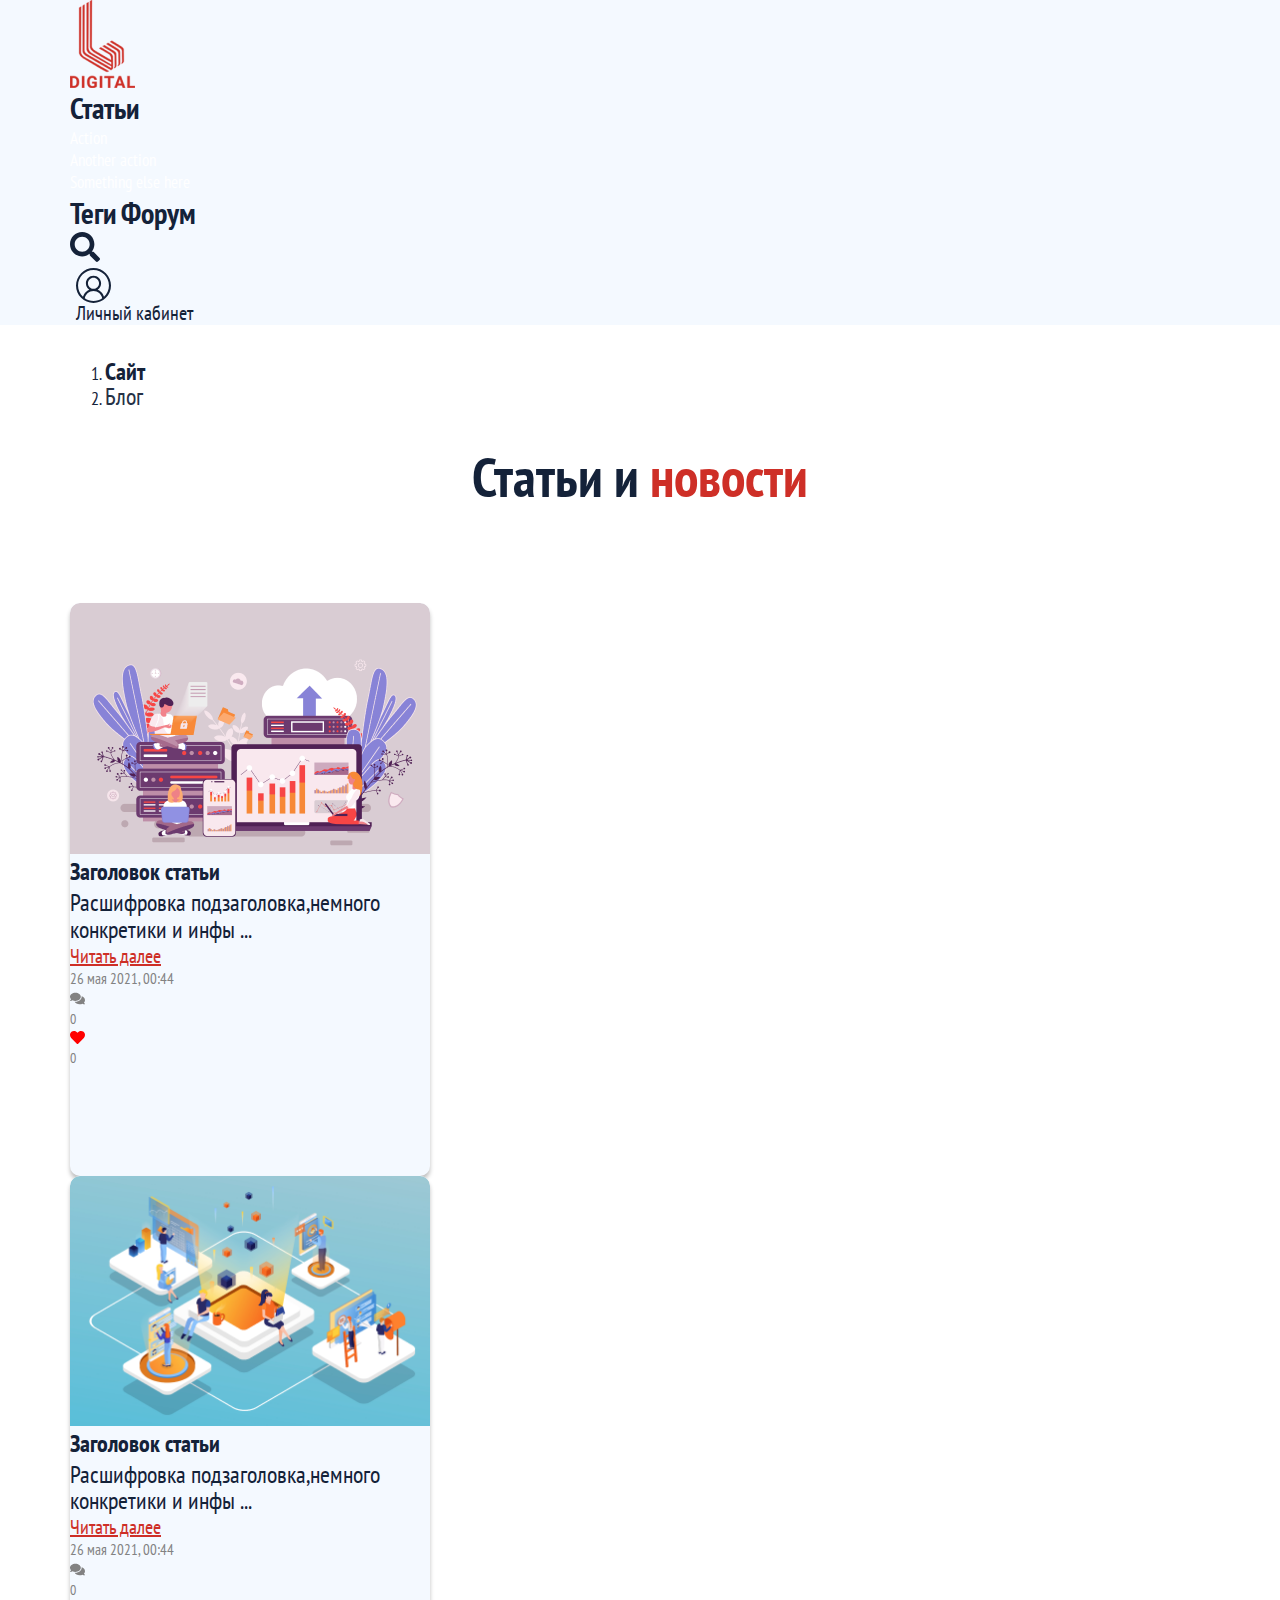
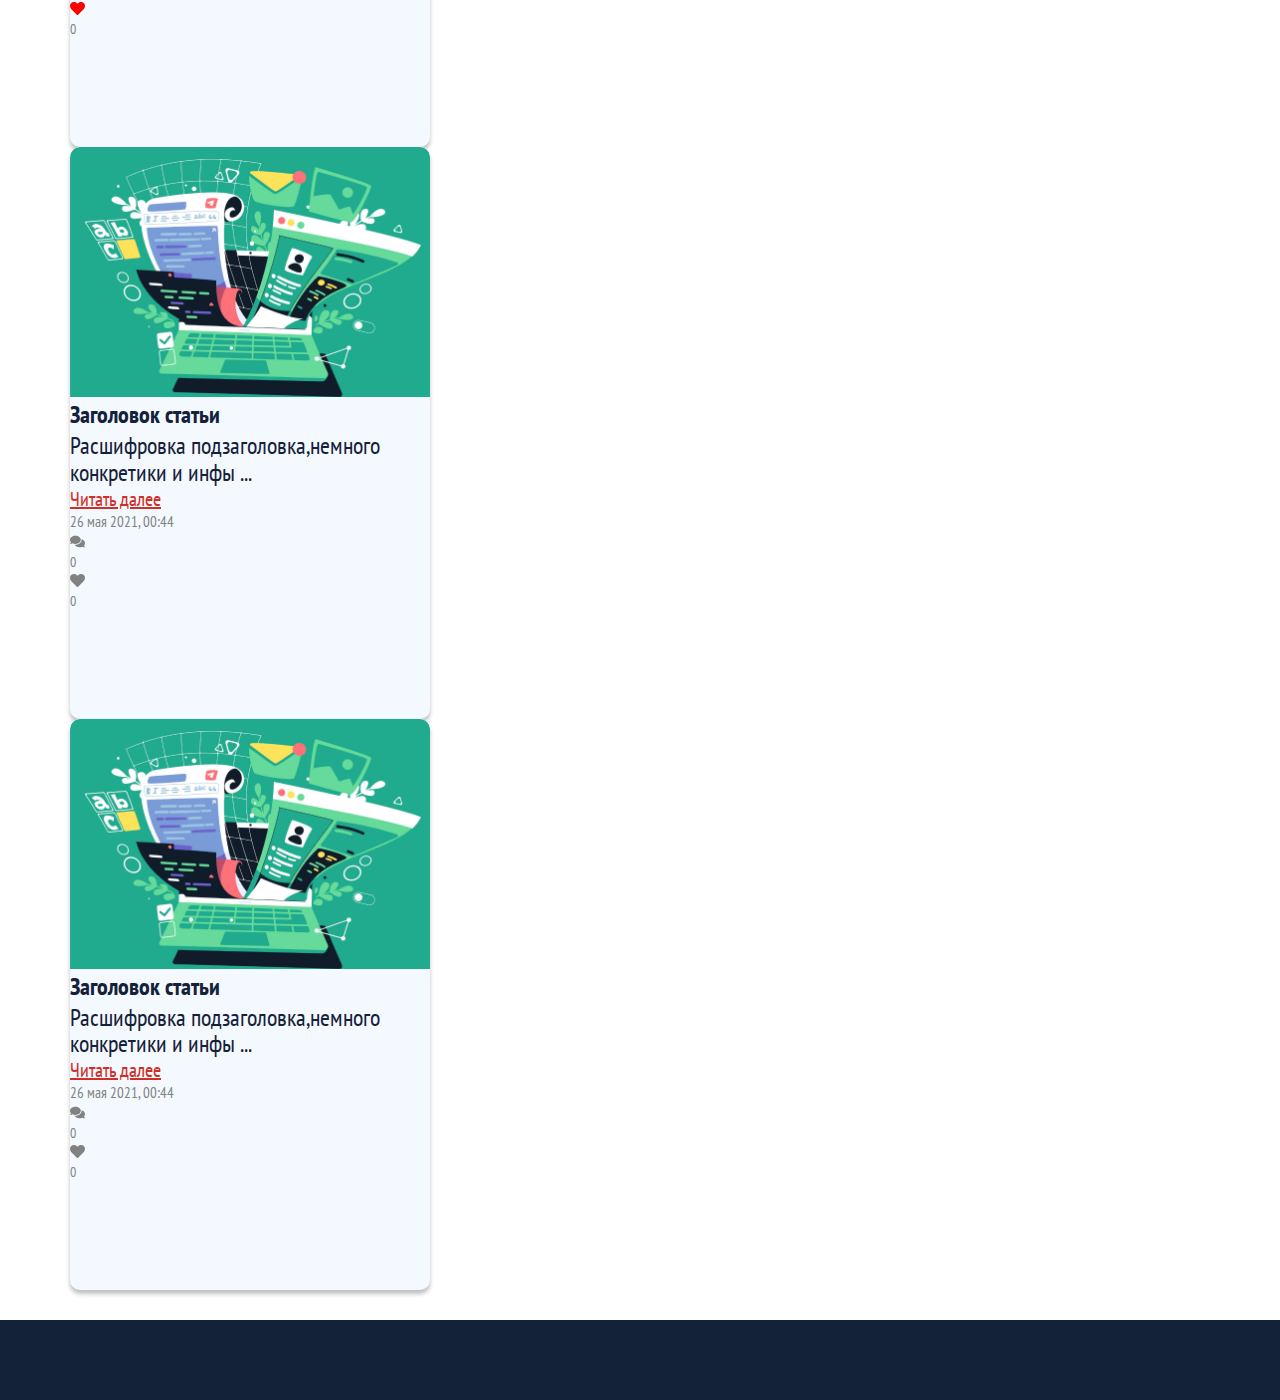
<file: index.html>
<!DOCTYPE html>
<html lang="ru">

<head>
    <meta charset="UTF-8">
    <meta http-equiv="X-UA-Compatible" content="IE=edge">
    <meta name="viewport" content="width=device-width, initial-scale=1.0">
    <title>Блог</title>

    <!-- шрифт -->
    <link rel="preconnect" href="https://fonts.gstatic.com">
    <link href="https://fonts.googleapis.com/css2?family=PT+Sans+Narrow:wght@400;700&display=swap" rel="stylesheet">
    <!-- шрифт -->

    <!-- bootstrap -->
    <link href="https://cdn.jsdelivr.net/npm/bootstrap@5.0.1/dist/css/bootstrap.min.css" rel="stylesheet"
        integrity="sha384-+0n0xVW2eSR5OomGNYDnhzAbDsOXxcvSN1TPprVMTNDbiYZCxYbOOl7+AMvyTG2x" crossorigin="anonymous">
    <!-- bootstrap -->

    <!-- style -->
    <link rel="stylesheet" href="./css/main.css">
    <link rel="stylesheet" href="./css/media.css">
    <!-- style -->
</head>

<body>

    <!-- nav -->

    <nav class="navigation bg-color">
        <div class="searc-block d-flex">
            <div class="container">
                <div class="searc-block__line h-100 d-flex align-items-center position-relative">
                    <img src="./img/articles/cross.png" class="search-cross position-absolute" alt="">
                    <div class="search-block__item w-100">
                        <input class="search-input-line" placeholder="Поиск ..." type="text">
                    </div>
                </div>
            </div>
        </div>
        <div class="container">
            <div class="navigation-block d-flex justify-content-between align-items-center py-2">
                <div class="left-block-nav d-flex align-items-center">
                    <img class="nav-logo me-sm-4 me-2" src="./img/nav/logo.png" alt="Логотип">
                    <div class="dropdown me-sm-3 me-2">
                        <a class="btn p-0 btn-secondary dropdown-toggle" href="#" role="button" id="dropdownMenuLink"
                            data-bs-toggle="dropdown" aria-expanded="false">
                            Статьи
                        </a>

                        <ul class="dropdown-menu" aria-labelledby="dropdownMenuLink">
                            <li><a class="dropdown-item" href="#">Action</a></li>
                            <li><a class="dropdown-item" href="#">Another action</a></li>
                            <li><a class="dropdown-item" href="#">Something else here</a></li>
                        </ul>
                    </div>
                    <a href="tag.html" class="nav-title me-sm-3 me-2">Теги</a>
                    <a href="#" class="nav-title">Форум</a>
                </div>
                <div class="entrance-block d-flex align-items-center">
                    <div class="search-solid-general me-sm-2 me-1">
                        <svg aria-hidden="true" focusable="false" data-prefix="fas" data-icon="search"
                            class="search-solid svg-inline--fa fa-search fa-w-16" role="img"
                            xmlns="http://www.w3.org/2000/svg" viewBox="0 0 512 512">
                            <path fill="#142239"
                                d="M505 442.7L405.3 343c-4.5-4.5-10.6-7-17-7H372c27.6-35.3 44-79.7 44-128C416 93.1 322.9 0 208 0S0 93.1 0 208s93.1 208 208 208c48.3 0 92.7-16.4 128-44v16.3c0 6.4 2.5 12.5 7 17l99.7 99.7c9.4 9.4 24.6 9.4 33.9 0l28.3-28.3c9.4-9.4 9.4-24.6.1-34zM208 336c-70.7 0-128-57.2-128-128 0-70.7 57.2-128 128-128 70.7 0 128 57.2 128 128 0 70.7-57.2 128-128 128z">
                            </path>
                        </svg>
                    </div>

                    <a href="my-profile.html">
                        <button class="nav-btn d-flex align-items-center p-0"><img class="me-sm-1 me-0"
                                src="./img/nav/entrance.svg" alt="">
                            <p class="personal-click-lk d-md-inline d-none">Личный кабинет</p>
                        </button>
                    </a>
                    <!-- <button class="nav-btn"><img src="./img/nav/entrance.svg" alt=""></button> -->
                </div>
            </div>
        </div>
    </nav>
    <!-- nav -->
    <div class="container">
        <nav aria-label="breadcrumb">
            <ol class="breadcrumb">
                <li class="breadcrumb-item"><a href="index.html">Сайт</a></li>
                <li class="breadcrumb-item bread-crumb--font"><a href="#">Блог</a></li>
            </ol>
        </nav>
    </div>
    <!-- card-sec -->
    <section class="card-sec">
        <div class="container">
            <h1 class="obj-title__blog test">Статьи и <span>новости</span></h1>
            <div class="card__block d-flex flex-row flex-wrap justify-content-start mb-3">
                <div class="card__item d-flex flex-column mb-3 mx-lg-2 mx-1 position-relative">
                    <a class="card-general__picture mb-3" href="./article-back-up.html"><img class="a-1"
                            src="./img/articles/a-1.png" alt=""></a>
                    <div class="card__content px-3">
                        <a class="link-title-card" href="./article-back-up.html">
                            <h4 class="title-card mb-1">Заголовок статьи</h4>
                        </a>
                        <p class="card__description">Расшифровка подзаголовка,немного конкретики и инфы ...</p>
                    </div>
                    <a class="read-next position-absolute" href="./article-back-up.html">
                        <p class=" px-3">Читать далее</p>
                    </a>
                    <div class="date-com-like position-absolute px-3">
                        <p class="date-info mb-1">26 мая 2021, 00:44</p>
                        <div class="com-like__block d-flex align-items-center">
                            <div class="comment-block d-flex align-items-center me-2">
                                <svg aria-hidden="true" focusable="false" data-prefix="fas" data-icon="comments"
                                    class="social-element-click me-1 svg-inline--fa fa-comments fa-w-18" role="img"
                                    xmlns="http://www.w3.org/2000/svg" viewBox="0 0 576 512">
                                    <path
                                        d="M416 192c0-88.4-93.1-160-208-160S0 103.6 0 192c0 34.3 14.1 65.9 38 92-13.4 30.2-35.5 54.2-35.8 54.5-2.2 2.3-2.8 5.7-1.5 8.7S4.8 352 8 352c36.6 0 66.9-12.3 88.7-25 32.2 15.7 70.3 25 111.3 25 114.9 0 208-71.6 208-160zm122 220c23.9-26 38-57.7 38-92 0-66.9-53.5-124.2-129.3-148.1.9 6.6 1.3 13.3 1.3 20.1 0 105.9-107.7 192-240 192-10.8 0-21.3-.8-31.7-1.9C207.8 439.6 281.8 480 368 480c41 0 79.1-9.2 111.3-25 21.8 12.7 52.1 25 88.7 25 3.2 0 6.1-1.9 7.3-4.8 1.3-2.9.7-6.3-1.5-8.7-.3-.3-22.4-24.2-35.8-54.5z">
                                    </path>
                                </svg>
                                <div class="comment__number">0</div>
                            </div>
                            <div class="like-block d-flex align-items-center">
                                <svg aria-hidden="true" focusable="false" data-prefix="fas" data-icon="heart"
                                    class="social-element-click red-heart me-1 svg-inline--fa fa-heart fa-w-16"
                                    role="img" xmlns="http://www.w3.org/2000/svg" viewBox="0 0 512 512">
                                    <path
                                        d="M462.3 62.6C407.5 15.9 326 24.3 275.7 76.2L256 96.5l-19.7-20.3C186.1 24.3 104.5 15.9 49.7 62.6c-62.8 53.6-66.1 149.8-9.9 207.9l193.5 199.8c12.5 12.9 32.8 12.9 45.3 0l193.5-199.8c56.3-58.1 53-154.3-9.8-207.9z">
                                    </path>
                                </svg>
                                <div class="like__number">0</div>
                            </div>
                        </div>
                    </div>
                </div>
                <div class="card__item d-flex flex-column mb-3 mx-lg-2 mx-1 position-relative">
                    <a class="card-general__picture mb-3" href="#"><img class="a-1" src="./img/articles/a-2.png"
                            alt=""></a>
                    <div class="card__content px-3">
                        <a class="link-title-card" href="#">
                            <h4 class="title-card mb-1">Заголовок статьи</h4>
                        </a>
                        <p class="card__description">Расшифровка подзаголовка,немного конкретики и инфы ...</p>
                    </div>
                    <a class="read-next position-absolute" href="#">
                        <p class=" px-3">Читать далее</p>
                    </a>
                    <div class="date-com-like position-absolute px-3">
                        <p class="date-info mb-1">26 мая 2021, 00:44</p>
                        <div class="com-like__block d-flex align-items-center">
                            <div class="comment-block d-flex align-items-center me-2">
                                <svg aria-hidden="true" focusable="false" data-prefix="fas" data-icon="comments"
                                    class="social-element-click me-1 svg-inline--fa fa-comments fa-w-18" role="img"
                                    xmlns="http://www.w3.org/2000/svg" viewBox="0 0 576 512">
                                    <path
                                        d="M416 192c0-88.4-93.1-160-208-160S0 103.6 0 192c0 34.3 14.1 65.9 38 92-13.4 30.2-35.5 54.2-35.8 54.5-2.2 2.3-2.8 5.7-1.5 8.7S4.8 352 8 352c36.6 0 66.9-12.3 88.7-25 32.2 15.7 70.3 25 111.3 25 114.9 0 208-71.6 208-160zm122 220c23.9-26 38-57.7 38-92 0-66.9-53.5-124.2-129.3-148.1.9 6.6 1.3 13.3 1.3 20.1 0 105.9-107.7 192-240 192-10.8 0-21.3-.8-31.7-1.9C207.8 439.6 281.8 480 368 480c41 0 79.1-9.2 111.3-25 21.8 12.7 52.1 25 88.7 25 3.2 0 6.1-1.9 7.3-4.8 1.3-2.9.7-6.3-1.5-8.7-.3-.3-22.4-24.2-35.8-54.5z">
                                    </path>
                                </svg>
                                <div class="comment__number">0</div>
                            </div>
                            <div class="like-block d-flex align-items-center">
                                <svg aria-hidden="true" focusable="false" data-prefix="fas" data-icon="heart"
                                    class="social-element-click red-heart me-1 svg-inline--fa fa-heart fa-w-16"
                                    role="img" xmlns="http://www.w3.org/2000/svg" viewBox="0 0 512 512">
                                    <path
                                        d="M462.3 62.6C407.5 15.9 326 24.3 275.7 76.2L256 96.5l-19.7-20.3C186.1 24.3 104.5 15.9 49.7 62.6c-62.8 53.6-66.1 149.8-9.9 207.9l193.5 199.8c12.5 12.9 32.8 12.9 45.3 0l193.5-199.8c56.3-58.1 53-154.3-9.8-207.9z">
                                    </path>
                                </svg>
                                <div class="like__number">0</div>
                            </div>
                        </div>
                    </div>
                </div>
                <div class="card__item d-flex flex-column mb-3 mx-lg-2 mx-1 position-relative">
                    <a class="card-general__picture mb-3" href="#"><img class="a-1" src="./img/articles/a-3.png"
                            alt=""></a>
                    <div class="card__content px-3">
                        <a class="link-title-card" href="#">
                            <h4 class="title-card mb-1">Заголовок статьи</h4>
                        </a>
                        <p class="card__description">Расшифровка подзаголовка,немного конкретики и инфы ...</p>
                    </div>
                    <a class="read-next position-absolute" href="#">
                        <p class=" px-3">Читать далее</p>
                    </a>
                    <div class="date-com-like position-absolute px-3">
                        <p class="date-info mb-1">26 мая 2021, 00:44</p>
                        <div class="com-like__block d-flex align-items-center">
                            <div class="comment-block d-flex align-items-center me-2">
                                <svg aria-hidden="true" focusable="false" data-prefix="fas" data-icon="comments"
                                    class="social-element-click me-1 svg-inline--fa fa-comments fa-w-18" role="img"
                                    xmlns="http://www.w3.org/2000/svg" viewBox="0 0 576 512">
                                    <path
                                        d="M416 192c0-88.4-93.1-160-208-160S0 103.6 0 192c0 34.3 14.1 65.9 38 92-13.4 30.2-35.5 54.2-35.8 54.5-2.2 2.3-2.8 5.7-1.5 8.7S4.8 352 8 352c36.6 0 66.9-12.3 88.7-25 32.2 15.7 70.3 25 111.3 25 114.9 0 208-71.6 208-160zm122 220c23.9-26 38-57.7 38-92 0-66.9-53.5-124.2-129.3-148.1.9 6.6 1.3 13.3 1.3 20.1 0 105.9-107.7 192-240 192-10.8 0-21.3-.8-31.7-1.9C207.8 439.6 281.8 480 368 480c41 0 79.1-9.2 111.3-25 21.8 12.7 52.1 25 88.7 25 3.2 0 6.1-1.9 7.3-4.8 1.3-2.9.7-6.3-1.5-8.7-.3-.3-22.4-24.2-35.8-54.5z">
                                    </path>
                                </svg>
                                <div class="comment__number">0</div>
                            </div>
                            <div class="like-block d-flex align-items-center">
                                <svg aria-hidden="true" focusable="false" data-prefix="fas" data-icon="heart"
                                    class="social-element-click me-1 svg-inline--fa fa-heart fa-w-16" role="img"
                                    xmlns="http://www.w3.org/2000/svg" viewBox="0 0 512 512">
                                    <path
                                        d="M462.3 62.6C407.5 15.9 326 24.3 275.7 76.2L256 96.5l-19.7-20.3C186.1 24.3 104.5 15.9 49.7 62.6c-62.8 53.6-66.1 149.8-9.9 207.9l193.5 199.8c12.5 12.9 32.8 12.9 45.3 0l193.5-199.8c56.3-58.1 53-154.3-9.8-207.9z">
                                    </path>
                                </svg>
                                <div class="like__number">0</div>
                            </div>
                        </div>
                    </div>
                </div>
                <div class="card__item d-flex flex-column mb-3 mx-lg-2 mx-1 position-relative">
                    <a class="card-general__picture mb-3" href="#"><img class="a-1" src="./img/articles/a-3.png"
                            alt=""></a>
                    <div class="card__content px-3">
                        <a class="link-title-card" href="#">
                            <h4 class="title-card mb-1">Заголовок статьи</h4>
                        </a>
                        <p class="card__description">Расшифровка подзаголовка,немного конкретики и инфы ...</p>
                    </div>
                    <a class="read-next position-absolute" href="#">
                        <p class=" px-3">Читать далее</p>
                    </a>
                    <div class="date-com-like position-absolute px-3">
                        <p class="date-info mb-1">26 мая 2021, 00:44</p>
                        <div class="com-like__block d-flex align-items-center">
                            <div class="comment-block d-flex align-items-center me-2">
                                <svg aria-hidden="true" focusable="false" data-prefix="fas" data-icon="comments"
                                    class="social-element-click me-1 svg-inline--fa fa-comments fa-w-18" role="img"
                                    xmlns="http://www.w3.org/2000/svg" viewBox="0 0 576 512">
                                    <path
                                        d="M416 192c0-88.4-93.1-160-208-160S0 103.6 0 192c0 34.3 14.1 65.9 38 92-13.4 30.2-35.5 54.2-35.8 54.5-2.2 2.3-2.8 5.7-1.5 8.7S4.8 352 8 352c36.6 0 66.9-12.3 88.7-25 32.2 15.7 70.3 25 111.3 25 114.9 0 208-71.6 208-160zm122 220c23.9-26 38-57.7 38-92 0-66.9-53.5-124.2-129.3-148.1.9 6.6 1.3 13.3 1.3 20.1 0 105.9-107.7 192-240 192-10.8 0-21.3-.8-31.7-1.9C207.8 439.6 281.8 480 368 480c41 0 79.1-9.2 111.3-25 21.8 12.7 52.1 25 88.7 25 3.2 0 6.1-1.9 7.3-4.8 1.3-2.9.7-6.3-1.5-8.7-.3-.3-22.4-24.2-35.8-54.5z">
                                    </path>
                                </svg>
                                <div class="comment__number">0</div>
                            </div>
                            <div class="like-block d-flex align-items-center">
                                <svg aria-hidden="true" focusable="false" data-prefix="fas" data-icon="heart"
                                    class="social-element-click me-1 svg-inline--fa fa-heart fa-w-16" role="img"
                                    xmlns="http://www.w3.org/2000/svg" viewBox="0 0 512 512">
                                    <path
                                        d="M462.3 62.6C407.5 15.9 326 24.3 275.7 76.2L256 96.5l-19.7-20.3C186.1 24.3 104.5 15.9 49.7 62.6c-62.8 53.6-66.1 149.8-9.9 207.9l193.5 199.8c12.5 12.9 32.8 12.9 45.3 0l193.5-199.8c56.3-58.1 53-154.3-9.8-207.9z">
                                    </path>
                                </svg>
                                <div class="like__number">0</div>
                            </div>
                        </div>
                    </div>
                </div>
            </div>
        </div>
    </section>
    <footer class="footer">
        <div class="bg-color-blue"></div>
    </footer>
    <!-- card-sec -->


    <!-- bootstrap -->
    <script src="https://cdn.jsdelivr.net/npm/@popperjs/core@2.9.2/dist/umd/popper.min.js"
        integrity="sha384-IQsoLXl5PILFhosVNubq5LC7Qb9DXgDA9i+tQ8Zj3iwWAwPtgFTxbJ8NT4GN1R8p"
        crossorigin="anonymous"></script>
    <script src="https://cdn.jsdelivr.net/npm/bootstrap@5.0.1/dist/js/bootstrap.min.js"
        integrity="sha384-Atwg2Pkwv9vp0ygtn1JAojH0nYbwNJLPhwyoVbhoPwBhjQPR5VtM2+xf0Uwh9KtT"
        crossorigin="anonymous"></script>
    <!-- bootstrap -->

    <!-- script -->
    <script src="./js/script.js"></script>
    <!-- script -->
</body>

</html>
</file>
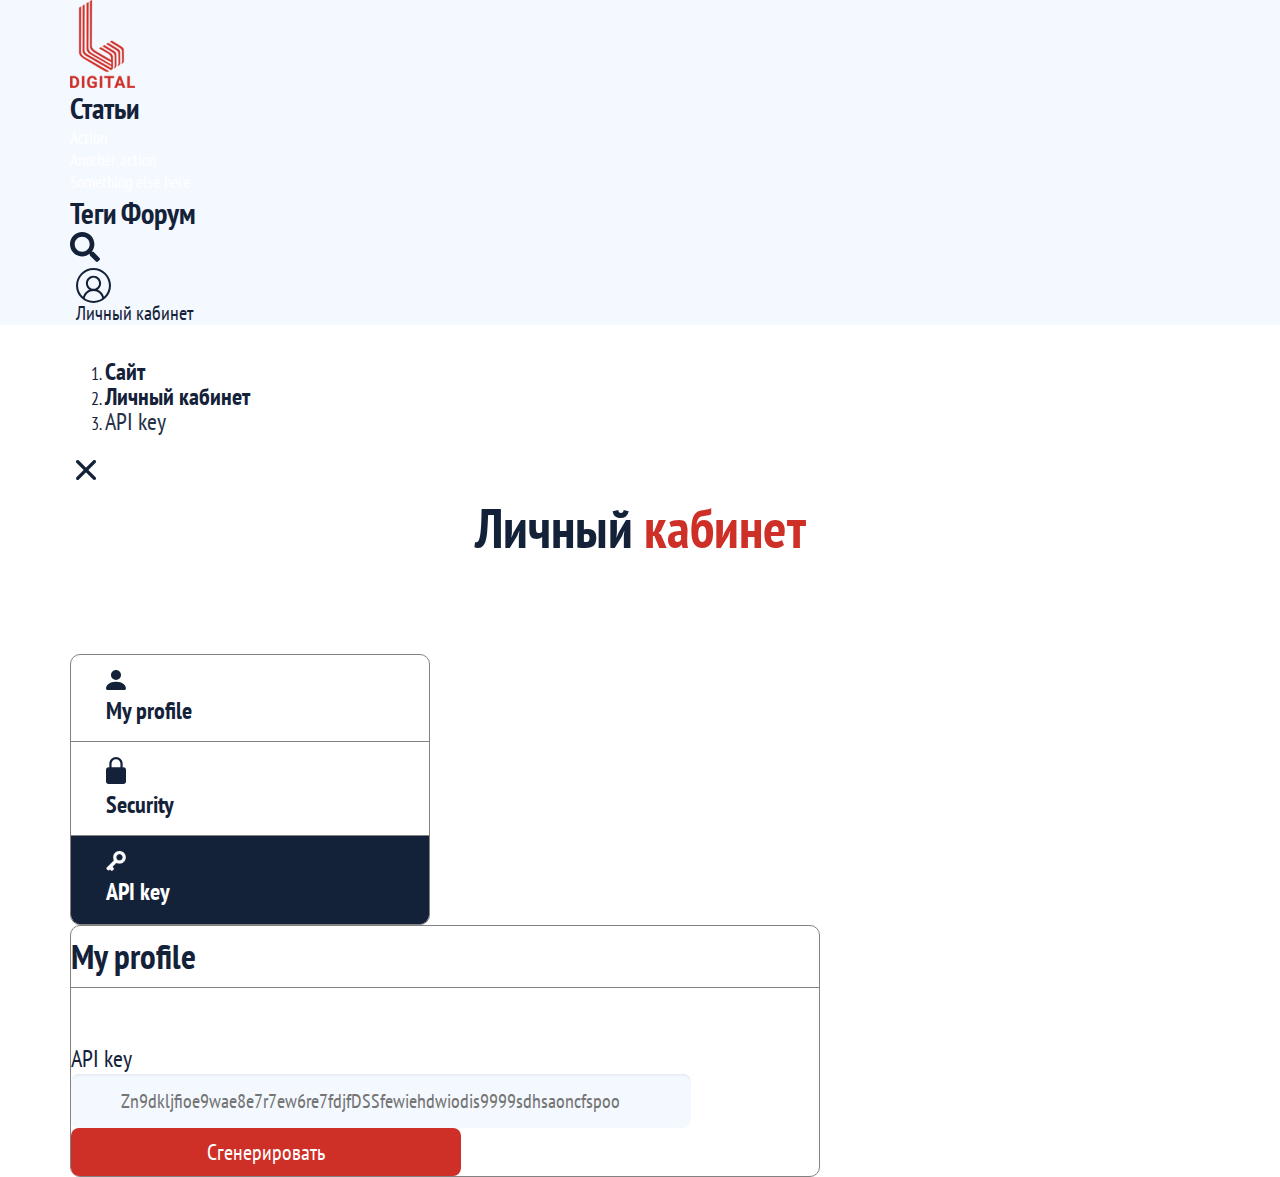
<file: api_key.html>
<!DOCTYPE html>
<html lang="ru">

<head>
    <meta charset="UTF-8">
    <meta http-equiv="X-UA-Compatible" content="IE=edge">
    <meta name="viewport" content="width=device-width, initial-scale=1.0">
    <title>Личный кабинет</title>

    <!-- шрифт -->
    <link rel="preconnect" href="https://fonts.gstatic.com">
    <link href="https://fonts.googleapis.com/css2?family=PT+Sans+Narrow:wght@400;700&display=swap" rel="stylesheet">
    <!-- шрифт -->

    <!-- bootstrap -->
    <link href="https://cdn.jsdelivr.net/npm/bootstrap@5.0.1/dist/css/bootstrap.min.css" rel="stylesheet"
        integrity="sha384-+0n0xVW2eSR5OomGNYDnhzAbDsOXxcvSN1TPprVMTNDbiYZCxYbOOl7+AMvyTG2x" crossorigin="anonymous">
    <!-- bootstrap -->

    <!-- style -->
    <link rel="stylesheet" href="./css/main.css">
    <link rel="stylesheet" href="./css/media.css">
    <!-- style -->
</head>


<body>
    <nav class="navigation bg-color">
        <div class="searc-block d-flex">
            <div class="container">
                <div class="searc-block__line h-100 d-flex align-items-center position-relative">
                    <img src="./img/articles/cross.png" class="search-cross position-absolute" alt="">
                    <div class="search-block__item w-100">
                        <input class="search-input-line" placeholder="Поиск ..." type="text">
                    </div>
                </div>
            </div>
        </div>
        <div class="container">
            <div class="navigation-block d-flex justify-content-between align-items-center py-2">
                <div class="left-block-nav d-flex align-items-center">
                    <img class="nav-logo me-sm-4 me-2" src="./img/nav/logo.png" alt="Логотип">
                    <div class="dropdown me-sm-3 me-2">
                        <a class="btn p-0 btn-secondary dropdown-toggle" href="#" role="button" id="dropdownMenuLink"
                            data-bs-toggle="dropdown" aria-expanded="false">
                            Статьи
                        </a>

                        <ul class="dropdown-menu" aria-labelledby="dropdownMenuLink">
                            <li><a class="dropdown-item" href="#">Action</a></li>
                            <li><a class="dropdown-item" href="#">Another action</a></li>
                            <li><a class="dropdown-item" href="#">Something else here</a></li>
                        </ul>
                    </div>
                    <a href="tag.html" class="nav-title me-sm-3 me-2">Теги</a>
                    <a href="#" class="nav-title">Форум</a>
                </div>
                <div class="entrance-block d-flex align-items-center">
                    <div class="search-solid-general me-sm-2 me-1">
                        <svg aria-hidden="true" focusable="false" data-prefix="fas" data-icon="search"
                            class="search-solid svg-inline--fa fa-search fa-w-16" role="img"
                            xmlns="http://www.w3.org/2000/svg" viewBox="0 0 512 512">
                            <path fill="#142239"
                                d="M505 442.7L405.3 343c-4.5-4.5-10.6-7-17-7H372c27.6-35.3 44-79.7 44-128C416 93.1 322.9 0 208 0S0 93.1 0 208s93.1 208 208 208c48.3 0 92.7-16.4 128-44v16.3c0 6.4 2.5 12.5 7 17l99.7 99.7c9.4 9.4 24.6 9.4 33.9 0l28.3-28.3c9.4-9.4 9.4-24.6.1-34zM208 336c-70.7 0-128-57.2-128-128 0-70.7 57.2-128 128-128 70.7 0 128 57.2 128 128 0 70.7-57.2 128-128 128z">
                            </path>
                        </svg>
                    </div>

                    <a href="my-profile.html">
                        <button class="nav-btn d-flex align-items-center p-0"><img class="me-sm-1 me-0"
                                src="./img/nav/entrance.svg" alt="">
                            <p class="personal-click-lk d-md-inline d-none">Личный кабинет</p>
                        </button>
                    </a>
                    <!-- <button class="nav-btn"><img src="./img/nav/entrance.svg" alt=""></button> -->
                </div>
            </div>
        </div>
    </nav>

    <div class="container position-relative">
        <ol class="breadcrumb">
            <li class="breadcrumb-item"><a href="index.html">Сайт</a></li>
            <li class="breadcrumb-item"><a href="my-profile.html">Личный кабинет</a></li>
            <li class="breadcrumb-item bread-crumb--font"><a href="index.html">API key</a></li>
        </ol>
        <button class="cross-body cross-body-two  position-absolute"><img src="./img/articles/cross.png"
                alt=""></button>
    </div>

    <section class="reset">
        <h1 class="obj-title__blog">Личный <span>кабинет</span></h1>

        <div class="container">
            <div
                class="personal-panel d-flex justify-content-sm-between justify-content-start align-items-sm-start align-items-center flex-sm-row flex-column">

                <div class="personal-click me-sm-3 me-md-0 me-0 mb-sm-0 mb-4 d-flex flex-column">

                    <a href="./my-profile.html">
                        <div class="personal-click__item d-flex align-items-center">
                            <svg class=" me-2" width="20" height="20" viewBox="0 0 20 20" fill="none"
                                xmlns="http://www.w3.org/2000/svg">
                                <path class="svg-item"
                                    d="M1.66667 20C1.66667 20 0 20 0 18.3333C0 16.6667 1.66667 11.6667 10 11.6667C18.3333 11.6667 20 16.6667 20 18.3333C20 20 18.3333 20 18.3333 20H1.66667ZM10 10C11.3261 10 12.5979 9.47322 13.5355 8.53553C14.4732 7.59785 15 6.32608 15 5C15 3.67392 14.4732 2.40215 13.5355 1.46447C12.5979 0.526784 11.3261 0 10 0C8.67392 0 7.40215 0.526784 6.46447 1.46447C5.52678 2.40215 5 3.67392 5 5C5 6.32608 5.52678 7.59785 6.46447 8.53553C7.40215 9.47322 8.67392 10 10 10Z"
                                    fill="#142239" />
                            </svg>
                            <p class="personal-text">My profile</p>
                            <!-- <p class="personal-text svg-item-active">My profile</p> -->
                        </div>
                    </a>

                    <a href="./security.html">
                        <div class="personal-click__item d-flex align-items-center">
                            <svg class="me-2" width="20" height="27" viewBox="0 0 20 27" fill="none"
                                xmlns="http://www.w3.org/2000/svg">
                                <path class="svg-item"
                                    d="M17.5 10.125H16.6667V6.75C16.6667 3.02728 13.6768 0 10 0C6.32324 0 3.33333 3.02728 3.33333 6.75V10.125H2.5C1.12223 10.125 0 11.26 0 12.6562V24.4688C0 25.865 1.12223 27 2.5 27H17.5C18.8778 27 20 25.865 20 24.4688V12.6562C20 11.26 18.8778 10.125 17.5 10.125ZM5.55562 6.75C5.55562 4.26819 7.54883 2.25007 10 2.25007C12.4512 2.25007 14.4444 4.26819 14.4444 6.75V10.125H5.55562V6.75Z"
                                    fill="#142239" />
                            </svg>

                            <p class="personal-text">Security</p>
                            <!-- <p class="personal-text">Security</p> -->
                        </div>
                    </a>

                    <a href="./api_key.html">
                        <div class="personal-click__item svg-item-active d-flex align-items-center border-0">
                            <svg class="me-2" width="20" height="20" viewBox="0 0 20 20" fill="none"
                                xmlns="http://www.w3.org/2000/svg" xmlns:xlink="http://www.w3.org/1999/xlink">
                                <mask id="mask0" mask-type="alpha" maskUnits="userSpaceOnUse" x="0" y="0" width="20"
                                    height="20">
                                    <rect width="20" height="20" fill="url(#pattern0)" />
                                </mask>
                                <g mask="url(#mask0)">
                                    <rect class="svg-item svg-item-active" width="20" height="20" fill="#142239" />
                                </g>
                                <defs>
                                    <pattern id="pattern0" patternContentUnits="objectBoundingBox" width="1" height="1">
                                        <use xlink:href="#image0" transform="scale(0.00195312)" />
                                    </pattern>
                                    <image id="image0" width="512" height="512"
                                        xlink:href="[data-uri]" />
                                </defs>
                            </svg>

                            <p class="personal-text svg-item-active">API key</p>
                        </div>
                    </a>
                </div>

                <div class=" general-wrapper-width general-wrapper-active px-1">
                    <h3 class="title-litle ps-sm-5 ps-3">
                        My profile
                    </h3>

                    <form action="" class="form-profile px-sm-3 px-lg-3 px-3">
                        <div
                            class="form-profile-block d-flex justify-content-between flex-md-row flex-column align-items-md-start align-items-center mb-lg-5 mb-4">
                            <div class="input-line input-line-full d-flex flex-column align-items-start w-100">
                                <label
                                    class="label-input-line flex-column d-flex justify-content-start align-items-start mb-3"
                                    for="">
                                    <p class="form-email form-email-full text-start mb-2">
                                        API key</p>
                                    <input class="from-input-reset from-input-reset-full"
                                        placeholder="Zn9dkljfioe9wae8e7r7ew6re7fdjfDSSfewiehdwiodis9999sdhsaoncfspoo"
                                        type="text">
                                </label>
                                <button class="btn-red btn-red-profile" type="submit">Сгенерировать</button>
                            </div>
                        </div>
                    </form>
                </div>

            </div>
        </div>
        </div>
    </section>

    <!-- bootstrap -->
    <script src="https://cdn.jsdelivr.net/npm/@popperjs/core@2.9.2/dist/umd/popper.min.js"
        integrity="sha384-IQsoLXl5PILFhosVNubq5LC7Qb9DXgDA9i+tQ8Zj3iwWAwPtgFTxbJ8NT4GN1R8p"
        crossorigin="anonymous"></script>
    <script src="https://cdn.jsdelivr.net/npm/bootstrap@5.0.1/dist/js/bootstrap.min.js"
        integrity="sha384-Atwg2Pkwv9vp0ygtn1JAojH0nYbwNJLPhwyoVbhoPwBhjQPR5VtM2+xf0Uwh9KtT"
        crossorigin="anonymous"></script>
    <!-- bootstrap -->

    <!-- script -->
    <script src="./js/script.js"></script>
    <!-- script -->
</body>

</html>
</file>
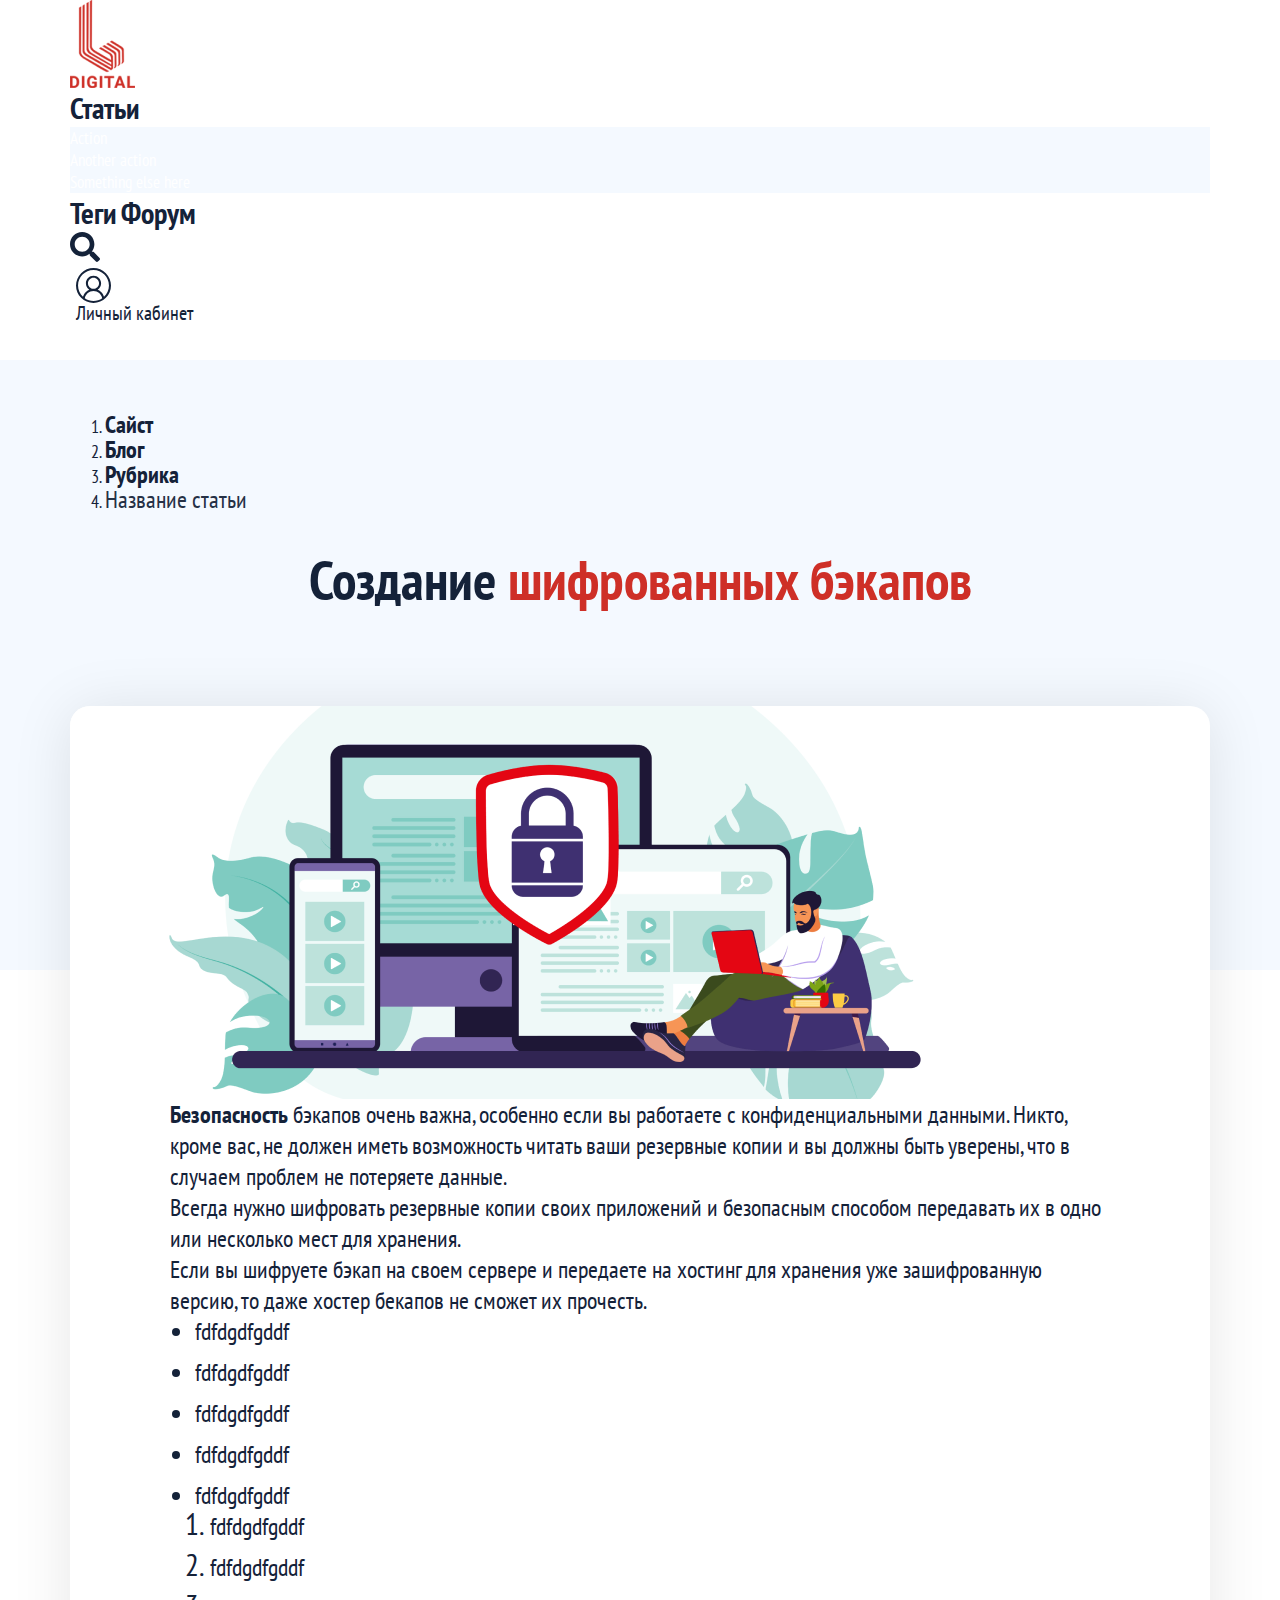
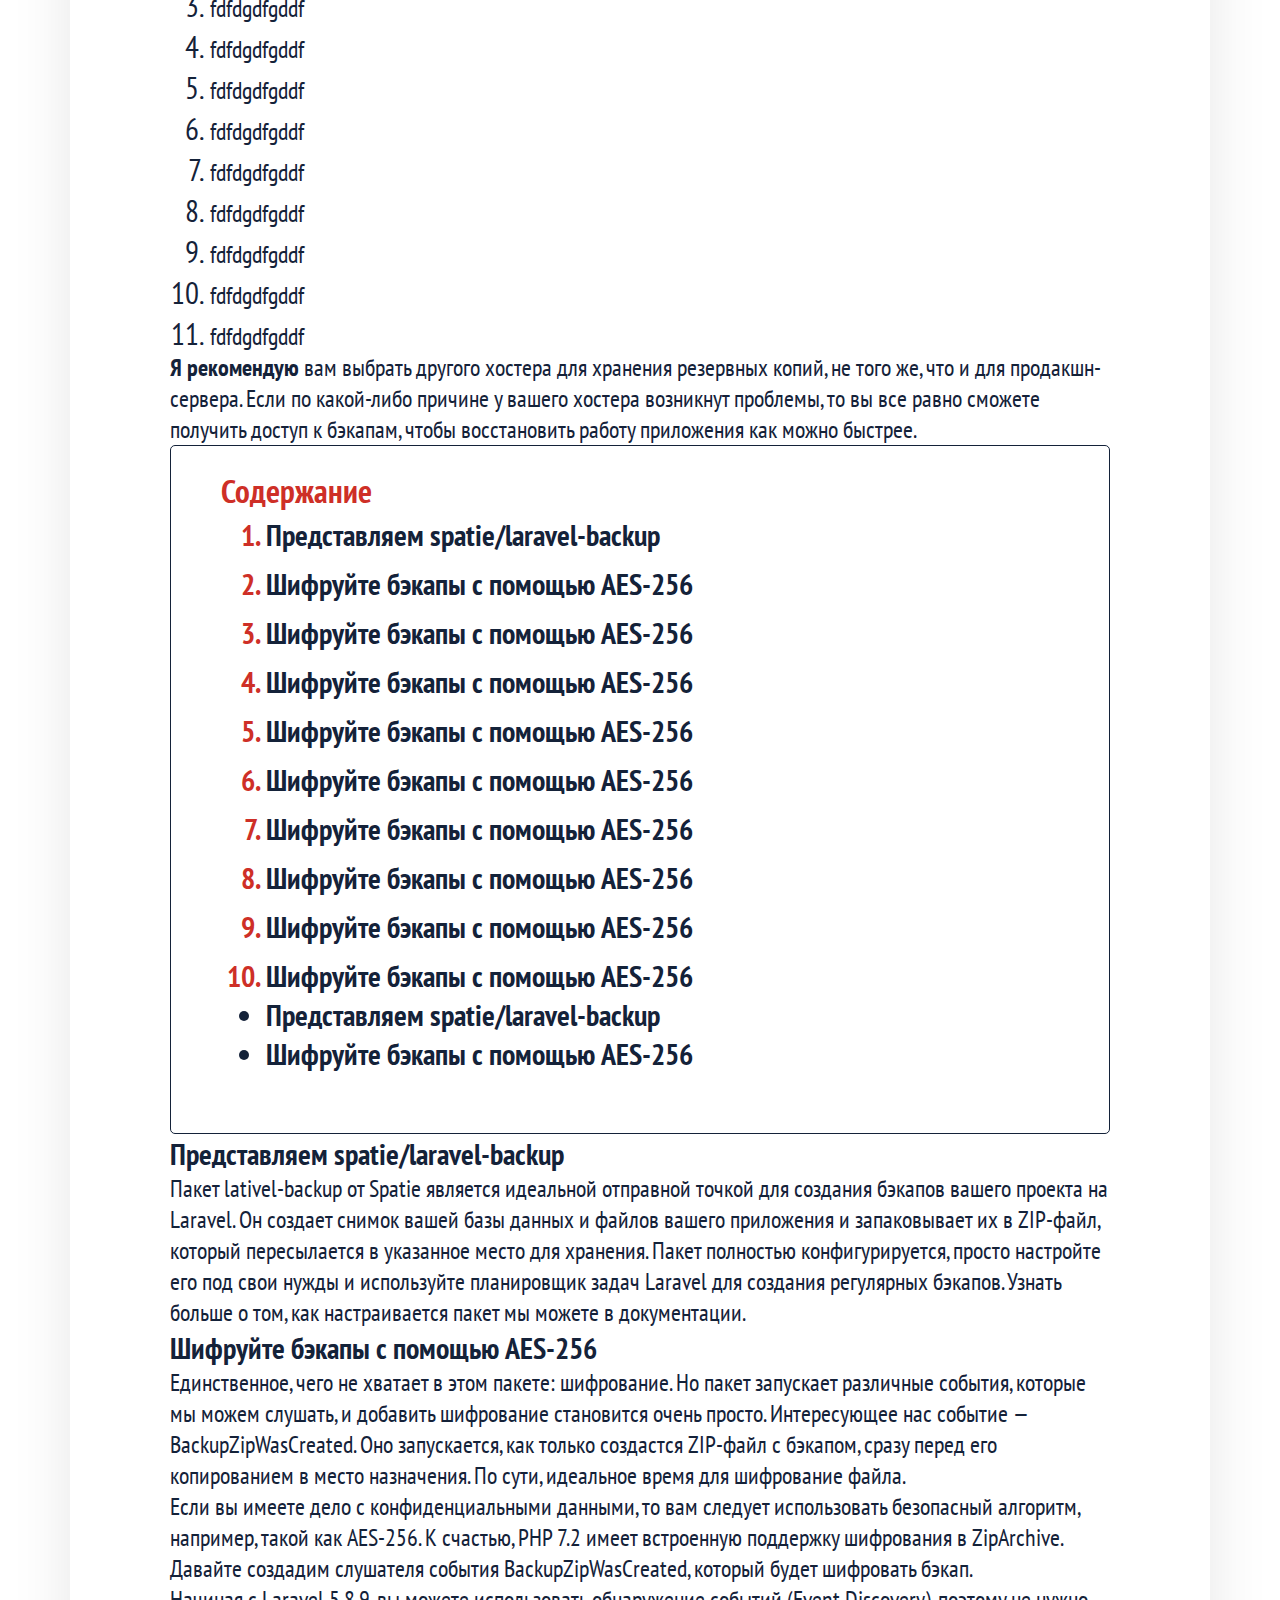
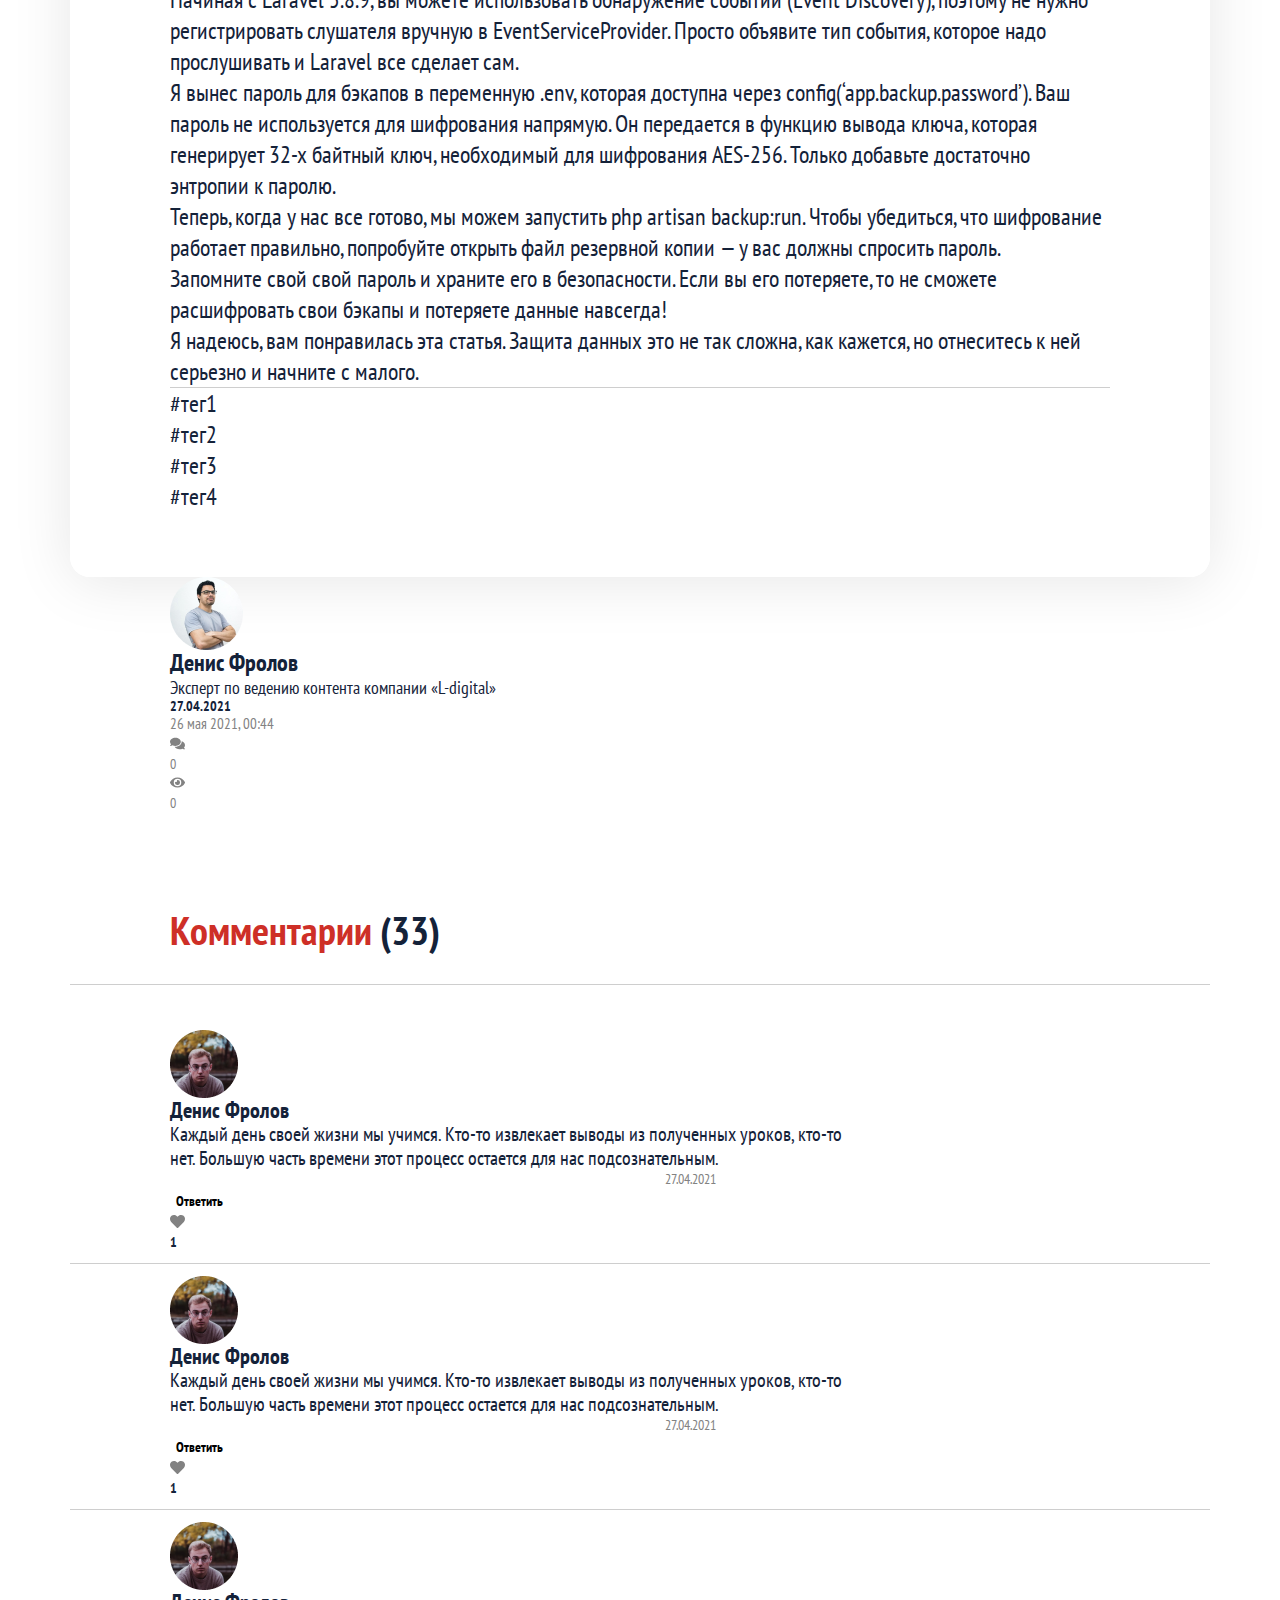
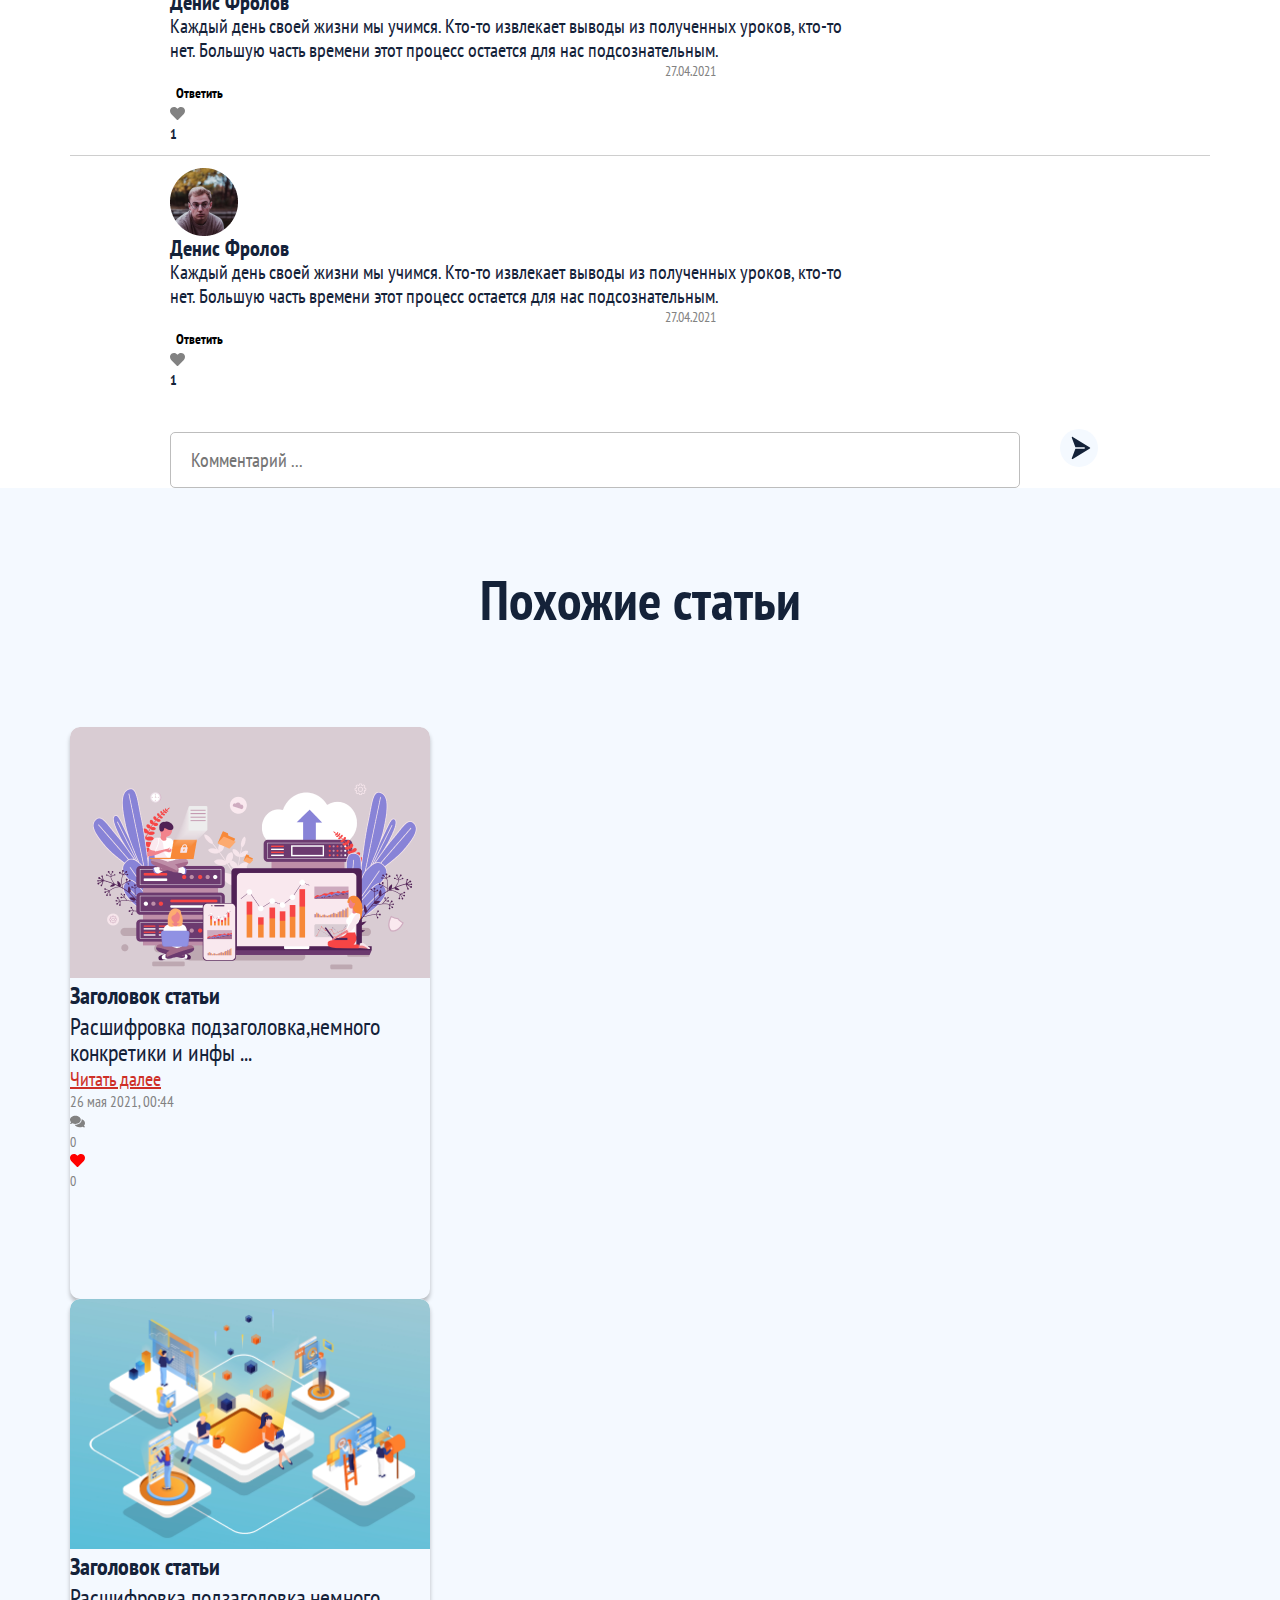
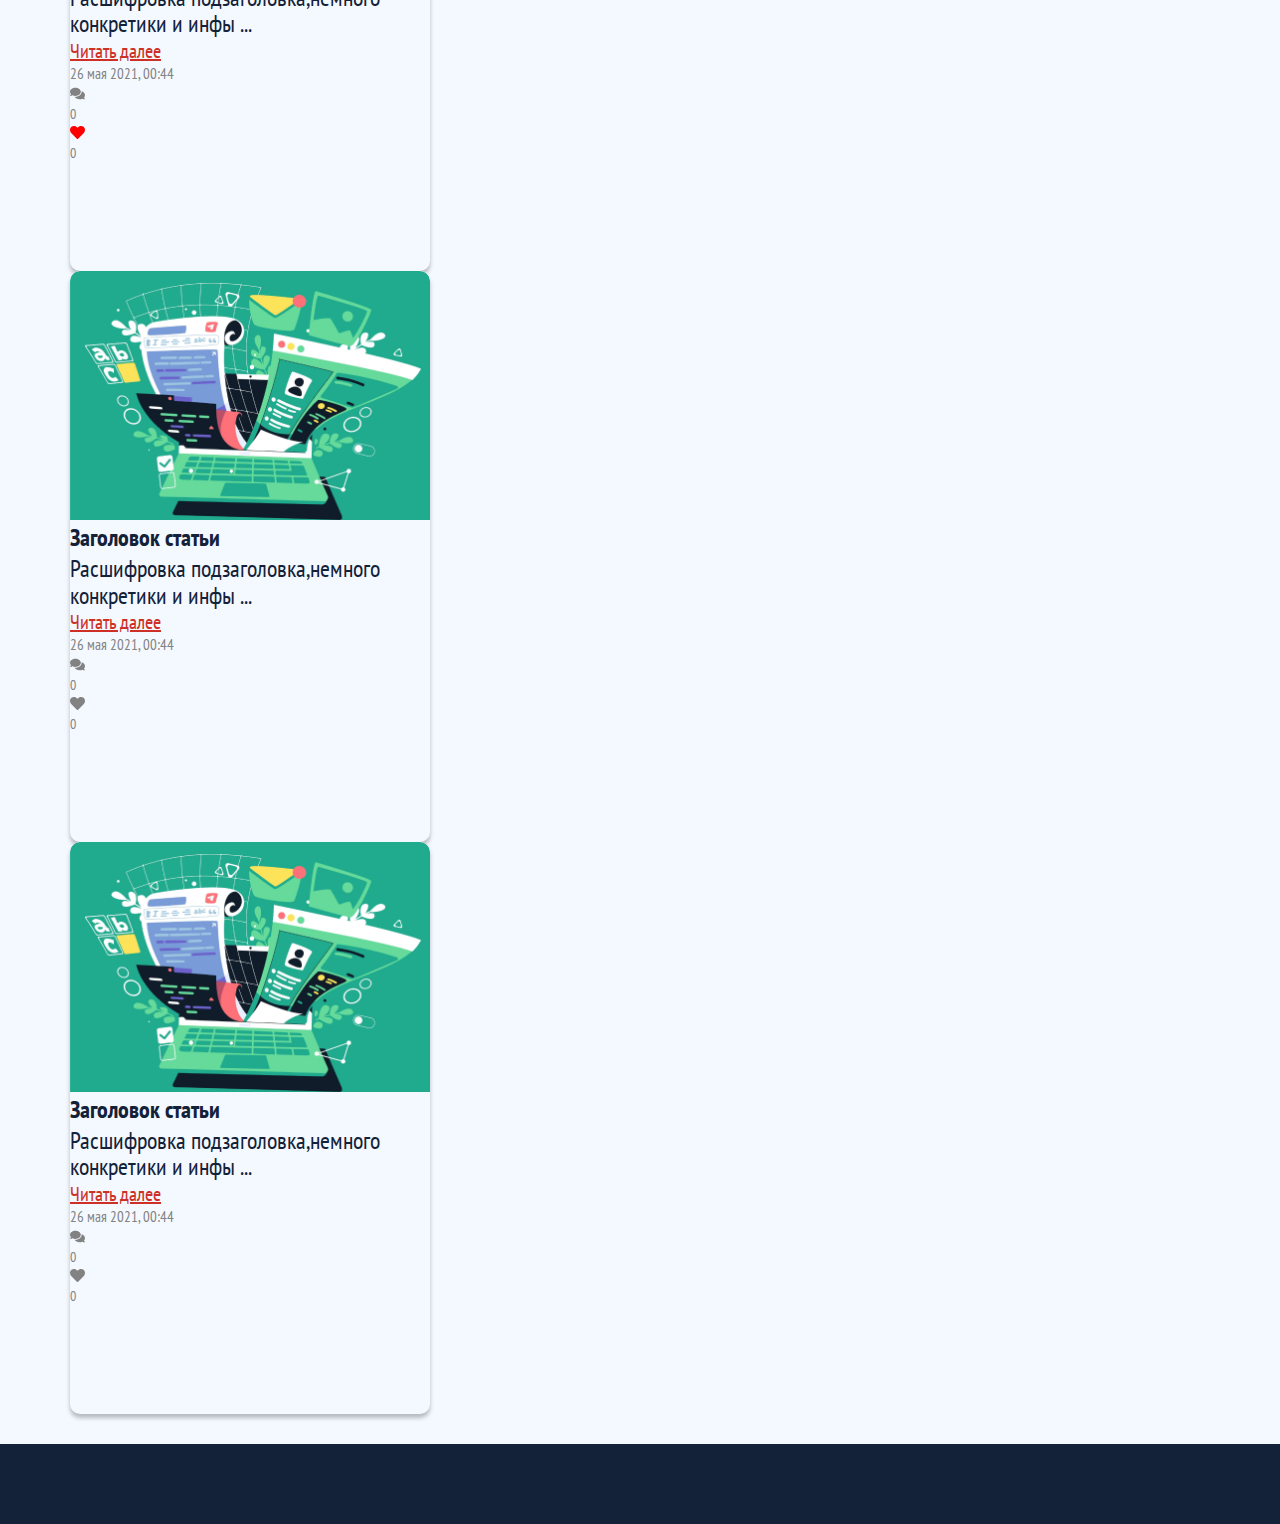
<file: article-back-up.html>
<!DOCTYPE html>
<html lang="ru">

<head>
    <meta charset="UTF-8">
    <meta http-equiv="X-UA-Compatible" content="IE=edge">
    <meta name="viewport" content="width=device-width, initial-scale=1.0">
    <title>Создание шифрованных бэкапов</title>

    <!-- шрифт -->
    <link rel="preconnect" href="https://fonts.gstatic.com">
    <link href="https://fonts.googleapis.com/css2?family=PT+Sans+Narrow:wght@400;700&display=swap" rel="stylesheet">
    <!-- шрифт -->

    <!-- bootstrap -->
    <link href="https://cdn.jsdelivr.net/npm/bootstrap@5.0.1/dist/css/bootstrap.min.css" rel="stylesheet"
        integrity="sha384-+0n0xVW2eSR5OomGNYDnhzAbDsOXxcvSN1TPprVMTNDbiYZCxYbOOl7+AMvyTG2x" crossorigin="anonymous">
    <!-- bootstrap -->

    <!-- style -->
    <link rel="stylesheet" href="./css/main.css">
    <link rel="stylesheet" href="./css/media.css">
    <!-- style -->
</head>

<body>

    <!-- nav -->
    <nav class="navigation mb-2">
        <div class="searc-block d-flex">
            <div class="container">
                <div class="searc-block__line h-100 d-flex align-items-center position-relative">
                    <img src="./img/articles/cross.png" class="search-cross position-absolute" alt="">
                    <div class="search-block__item w-100">
                        <input class="search-input-line" placeholder="Поиск ..." type="text">
                    </div>
                </div>
            </div>
        </div>
        <div class="container">
            <div class="navigation-block d-flex justify-content-between align-items-center py-2">
                <div class="left-block-nav d-flex align-items-center">
                    <img class="nav-logo me-sm-4 me-2" src="./img/nav/logo.png" alt="Логотип">
                    <div class="dropdown me-sm-3 me-2">
                        <a class="btn p-0 btn-secondary dropdown-toggle" href="#" role="button" id="dropdownMenuLink"
                            data-bs-toggle="dropdown" aria-expanded="false">
                            Статьи
                        </a>

                        <ul class="dropdown-menu" aria-labelledby="dropdownMenuLink">
                            <li><a class="dropdown-item" href="#">Action</a></li>
                            <li><a class="dropdown-item" href="#">Another action</a></li>
                            <li><a class="dropdown-item" href="#">Something else here</a></li>
                        </ul>
                    </div>
                    <a href="tag.html" class="nav-title me-sm-3 me-2">Теги</a>
                    <a href="#" class="nav-title">Форум</a>
                </div>
                <div class="entrance-block d-flex align-items-center">
                    <div class="search-solid-general me-sm-2 me-1">
                        <svg aria-hidden="true" focusable="false" data-prefix="fas" data-icon="search"
                            class="search-solid svg-inline--fa fa-search fa-w-16" role="img"
                            xmlns="http://www.w3.org/2000/svg" viewBox="0 0 512 512">
                            <path fill="#142239"
                                d="M505 442.7L405.3 343c-4.5-4.5-10.6-7-17-7H372c27.6-35.3 44-79.7 44-128C416 93.1 322.9 0 208 0S0 93.1 0 208s93.1 208 208 208c48.3 0 92.7-16.4 128-44v16.3c0 6.4 2.5 12.5 7 17l99.7 99.7c9.4 9.4 24.6 9.4 33.9 0l28.3-28.3c9.4-9.4 9.4-24.6.1-34zM208 336c-70.7 0-128-57.2-128-128 0-70.7 57.2-128 128-128 70.7 0 128 57.2 128 128 0 70.7-57.2 128-128 128z">
                            </path>
                        </svg>
                    </div>

                    <a href="my-profile.html">
                        <button class="nav-btn d-flex align-items-center p-0"><img class="me-sm-1 me-0"
                                src="./img/nav/entrance.svg" alt="">
                            <p class="personal-click-lk d-md-inline d-none">Личный кабинет</p>
                        </button>
                    </a>
                    <!-- <button class="nav-btn"><img src="./img/nav/entrance.svg" alt=""></button> -->
                </div>
            </div>
        </div>
    </nav>
    <!-- nav -->

    <!-- card-sec -->
    <section class="article-back-up">
        <div class="container">
            <ol class="breadcrumb">
                <li class="breadcrumb-item"><a href="index.html">Сайст</a></li>
                <li class="breadcrumb-item"><a href="#">Блог</a></li>
                <li class="breadcrumb-item"><a href="#">Рубрика</a></li>
                <li class="breadcrumb-item bread-crumb--font"><a href="#">Название статьи</a></li>
            </ol>
            <h1 class="obj-title__blog">Создание <span>шифрованных бэкапов</span></h1>

            <div class="article-general-block">
                <div class="article-content w-100 mb-4 mb-lg-5">
                    <img src="./img/articles/a-1-1/a-1-big.png" class="art-big mb-4 w-100" alt="">
                    <div class="article-content__block">
                        <p class="article-content__text mb-4"><b>Безопасность</b> бэкапов очень важна, особенно если вы
                            работаете с
                            конфиденциальными данными. Никто, кроме вас, не должен иметь возможность читать ваши
                            резервные
                            копии и вы должны быть уверены, что в случаем проблем не потеряете данные.</p>
                        <p class="article-content__text mb-4">Всегда нужно шифровать резервные копии своих приложений и
                            безопасным способом передавать их в одно или несколько мест для хранения. <br> Если вы
                            шифруете
                            бэкап
                            на своем сервере и передаете на хостинг для хранения уже зашифрованную версию, то даже
                            хостер
                            бекапов не сможет их прочесть.</p>
                        <ul class="usually-disc mb-4">
                            <li class="usually-disc__element article-content__text">fdfdgdfgddf</li>
                            <li class="usually-disc__element article-content__text">fdfdgdfgddf</li>
                            <li class="usually-disc__element article-content__text">fdfdgdfgddf</li>
                            <li class="usually-disc__element article-content__text">fdfdgdfgddf</li>
                            <li class="usually-disc__element article-content__text">fdfdgdfgddf</li>
                        </ul>

                        <ul class="usually-number mb-4">
                            <li class="usually-number__element article-content__text">fdfdgdfgddf</li>
                            <li class="usually-number__element article-content__text">fdfdgdfgddf</li>
                            <li class="usually-number__element article-content__text">fdfdgdfgddf</li>
                            <li class="usually-number__element article-content__text">fdfdgdfgddf</li>
                            <li class="usually-number__element article-content__text">fdfdgdfgddf</li>
                            <li class="usually-number__element article-content__text">fdfdgdfgddf</li>
                            <li class="usually-number__element article-content__text">fdfdgdfgddf</li>
                            <li class="usually-number__element article-content__text">fdfdgdfgddf</li>
                            <li class="usually-number__element article-content__text">fdfdgdfgddf</li>
                            <li class="usually-number__element article-content__text">fdfdgdfgddf</li>
                            <li class="usually-number__element article-content__text">fdfdgdfgddf</li>
                        </ul>

                        <p class="article-content__text mb-4"><b>Я рекомендую</b> вам выбрать другого хостера для
                            хранения
                            резервных копий, не того же, что и для продакшн-сервера. Если по какой-либо причине у вашего
                            хостера возникнут проблемы, то вы все равно сможете получить доступ к бэкапам, чтобы
                            восстановить работу приложения как можно быстрее.</p>
                        <div class="article-element mb-4 mb-lg-5">
                            <h3 class="article-element__title mb-4">Содержание</h3>

                            <ul class="article-element__list">
                                <li class="article-element__item article-content__title">Представляем
                                    spatie/laravel-backup</li>
                                <li class="article-element__item article-content__title">Шифруйте бэкапы с помощью
                                    AES-256</li>
                                <li class="article-element__item article-content__title">Шифруйте бэкапы с помощью
                                    AES-256</li>
                                <li class="article-element__item article-content__title">Шифруйте бэкапы с помощью
                                    AES-256</li>
                                <li class="article-element__item article-content__title">Шифруйте бэкапы с помощью
                                    AES-256</li>
                                <li class="article-element__item article-content__title">Шифруйте бэкапы с помощью
                                    AES-256</li>
                                <li class="article-element__item article-content__title">Шифруйте бэкапы с помощью
                                    AES-256</li>
                                <li class="article-element__item article-content__title">Шифруйте бэкапы с помощью
                                    AES-256</li>
                                <li class="article-element__item article-content__title">Шифруйте бэкапы с помощью
                                    AES-256</li>
                                <li class="article-element__item article-content__title">Шифруйте бэкапы с помощью
                                    AES-256</li>
                            </ul>

                            <ul type="disc" class="article-element__disc">
                                <li class="article-content__title">Представляем
                                    spatie/laravel-backup</li>
                                <li class="article-content__title">Шифруйте бэкапы с помощью
                                    AES-256</li>
                            </ul>
                        </div>

                        <h3 class="article-content__title mb-4">Представляем spatie/laravel-backup</h3>
                        <p class="article-content__text mb-5">Пакет lativel-backup от Spatie является идеальной
                            отправной
                            точкой для создания бэкапов вашего проекта на Laravel. Он создает снимок вашей базы данных и
                            файлов вашего приложения и запаковывает их в ZIP-файл, который пересылается в указанное
                            место
                            для хранения. Пакет полностью конфигурируется, просто настройте его под свои нужды и
                            используйте
                            планировщик задач Laravel для создания регулярных бэкапов. Узнать больше о том, как
                            настраивается пакет мы можете в документации.</p>
                        <h3 class="article-content__title mb-4">Шифруйте бэкапы с помощью AES-256</h3>
                        <p class="article-content__text mb-4">Единственное, чего не хватает в этом пакете: шифрование.
                            Но
                            пакет запускает различные события, которые мы можем слушать, и добавить шифрование
                            становится
                            очень просто. Интересующее нас событие — BackupZipWasCreated. Оно запускается, как только
                            создастся ZIP-файл с бэкапом, сразу перед его копированием в место назначения. По сути,
                            идеальное время для шифрование файла.</p>
                        <p class="article-content__text mb-4">Если вы имеете дело с конфиденциальными данными, то вам
                            следует использовать безопасный алгоритм, например, такой как AES-256. К счастью, PHP 7.2
                            имеет
                            встроенную поддержку шифрования в ZipArchive.</p>
                        <p class="article-content__text mb-4">Давайте создадим слушателя события BackupZipWasCreated,
                            который будет шифровать бэкап.</p>
                        <p class="article-content__text mb-4">Начиная с Laravel 5.8.9, вы можете использовать
                            обнаружение
                            событий (Event Discovery), поэтому не нужно регистрировать слушателя вручную в
                            EventServiceProvider. Просто объявите тип события, которое надо прослушивать и Laravel все
                            сделает сам.</p>
                        <p class="article-content__text mb-4">Я вынес пароль для бэкапов в переменную .env, которая
                            доступна
                            через config(‘app.backup.password’). Ваш пароль не используется для шифрования напрямую. Он
                            передается в функцию вывода ключа, которая генерирует 32-х байтный ключ, необходимый для
                            шифрования AES-256. Только добавьте достаточно энтропии к паролю.</p>
                        <p class="article-content__text mb-4">Теперь, когда у нас все готово, мы можем запустить php
                            artisan
                            backup:run. Чтобы убедиться, что шифрование работает правильно, попробуйте открыть файл
                            резервной копии — у вас должны спросить пароль.</p>
                        <p class="article-content__text mb-4">Запомните свой свой пароль и храните его в безопасности.
                            Если
                            вы его потеряете, то не сможете расшифровать свои бэкапы и потеряете данные навсегда!</p>
                        <p class="article-content__text mb-5">Я надеюсь, вам понравилась эта статья. Защита данных это
                            не
                            так сложна, как кажется, но отнеситесь к ней серьезно и начните с малого.</p>
                        <div class="article-content__bottom w-100 mb-3"></div>
                        <div class="article-content__tag d-flex">
                            <a href="#" class="article-content__tag--element me-2">
                                <p class="article-content__text">#тег1</p>
                            </a>
                            <a href="#" class="article-content__tag--element me-2">
                                <p class="article-content__text">#тег2</p>
                            </a>
                            <a href="#" class="article-content__tag--element me-2">
                                <p class="article-content__text">#тег3</p>
                            </a>
                            <a href="#" class="article-content__tag--element">
                                <p class="article-content__text">#тег4</p>
                            </a>
                        </div>
                    </div>
                </div>
                <div class="author-article d-flex align-items-center justify-content-between">
                    <div class="author-article__block d-flex">
                        <img class=" me-lg-5 me-4 a-1-author" src="./img/articles/a-1-1/a-1-author.png" class="me-3"
                            alt="#">
                        <div class="author-article__info">
                            <p class="author-article__info--name">Денис Фролов</p>
                            <p class="author-article__info--description mb-1"> Эксперт по ведению контента компании
                                «L-digital»
                            </p>
                            <p class="author-article__info--date">27.04.2021</p>
                        </div>
                    </div>

                    <div class="date-com-author">
                        <p class="date-info mb-1">26 мая 2021, 00:44</p>
                        <div class="com-like__block d-flex align-items-center">
                            <div class="comment-block d-flex align-items-center me-2">
                                <svg aria-hidden="true" focusable="false" data-prefix="fas" data-icon="comments"
                                    class="social-element-click me-1 svg-inline--fa fa-comments fa-w-18" role="img"
                                    xmlns="http://www.w3.org/2000/svg" viewBox="0 0 576 512">
                                    <path
                                        d="M416 192c0-88.4-93.1-160-208-160S0 103.6 0 192c0 34.3 14.1 65.9 38 92-13.4 30.2-35.5 54.2-35.8 54.5-2.2 2.3-2.8 5.7-1.5 8.7S4.8 352 8 352c36.6 0 66.9-12.3 88.7-25 32.2 15.7 70.3 25 111.3 25 114.9 0 208-71.6 208-160zm122 220c23.9-26 38-57.7 38-92 0-66.9-53.5-124.2-129.3-148.1.9 6.6 1.3 13.3 1.3 20.1 0 105.9-107.7 192-240 192-10.8 0-21.3-.8-31.7-1.9C207.8 439.6 281.8 480 368 480c41 0 79.1-9.2 111.3-25 21.8 12.7 52.1 25 88.7 25 3.2 0 6.1-1.9 7.3-4.8 1.3-2.9.7-6.3-1.5-8.7-.3-.3-22.4-24.2-35.8-54.5z">
                                    </path>
                                </svg>
                                <div class="comment__number">0</div>
                            </div>
                            <div class="like-block d-flex align-items-center">
                                <svg aria-hidden="true" focusable="false" data-prefix="fas" data-icon="eye"
                                    class="social-element-click me-1 svg-inline--fa fa-eye fa-w-18" role="img"
                                    xmlns="http://www.w3.org/2000/svg" viewBox="0 0 576 512">
                                    <path
                                        d="M572.52 241.4C518.29 135.59 410.93 64 288 64S57.68 135.64 3.48 241.41a32.35 32.35 0 0 0 0 29.19C57.71 376.41 165.07 448 288 448s230.32-71.64 284.52-177.41a32.35 32.35 0 0 0 0-29.19zM288 400a144 144 0 1 1 144-144 143.93 143.93 0 0 1-144 144zm0-240a95.31 95.31 0 0 0-25.31 3.79 47.85 47.85 0 0 1-66.9 66.9A95.78 95.78 0 1 0 288 160z">
                                    </path>
                                </svg>
                                <div class="like__number">0</div>
                            </div>
                        </div>
                    </div>
                </div>
                <h3 class="title-comment">Комментарии <span>(33)</span></h3>
                <div class="comment-block-people">
                    <div class="comment-block-people__item d-flex align-items-start">
                        <img src="./img/articles/comment-block-people/people.png" alt="#"
                            class="people-img me-3 me-lg-4 pt-1">
                        <div class="comment-block-people__information position-relative">
                            <h4 class="comment-block-people__naem">Денис Фролов</h4>
                            <p class="comment-block-people__text mb-1">Каждый день своей жизни мы учимся. Кто-то
                                извлекает
                                выводы из полученных уроков, кто-то нет. Большую часть времени этот процесс остается для
                                нас подсознательным.</p>
                            <div class="comment-block-answer-date d-flex align-items-center">
                                <p class="comment-block-date__element me-2">27.04.2021</p>
                                <button class="comment-block-answer__element">Ответить</и>

                            </div>
                            <div class="comment-heart-block d-flex  align-items-center position-absolute">
                                <svg aria-hidden="true" focusable="false" data-prefix="fas" data-icon="heart"
                                    class="social-element-click me-1 svg-inline--fa fa-heart fa-w-16" role="img"
                                    xmlns="http://www.w3.org/2000/svg" viewBox="0 0 512 512">
                                    <path
                                        d="M462.3 62.6C407.5 15.9 326 24.3 275.7 76.2L256 96.5l-19.7-20.3C186.1 24.3 104.5 15.9 49.7 62.6c-62.8 53.6-66.1 149.8-9.9 207.9l193.5 199.8c12.5 12.9 32.8 12.9 45.3 0l193.5-199.8c56.3-58.1 53-154.3-9.8-207.9z">
                                    </path>
                                </svg>
                                <div class="comment-heart__number">1</div>
                            </div>
                        </div>
                    </div>
                    <div class="comment-block-people__item d-flex align-items-start">
                        <img src="./img/articles/comment-block-people/people.png" alt="#"
                            class="people-img me-3 me-lg-4 pt-1">
                        <div class="comment-block-people__information position-relative">
                            <h4 class="comment-block-people__naem">Денис Фролов</h4>
                            <p class="comment-block-people__text mb-1">Каждый день своей жизни мы учимся. Кто-то
                                извлекает
                                выводы из полученных уроков, кто-то нет. Большую часть времени этот процесс остается для
                                нас подсознательным.</p>
                            <div class="comment-block-answer-date d-flex align-items-center">
                                <p class="comment-block-date__element me-2">27.04.2021</p>
                                <button class="comment-block-answer__element">Ответить</и>

                            </div>
                            <div class="comment-heart-block d-flex align-items-center position-absolute">
                                <svg aria-hidden="true" focusable="false" data-prefix="fas" data-icon="heart"
                                    class="social-element-click me-1 svg-inline--fa fa-heart fa-w-16" role="img"
                                    xmlns="http://www.w3.org/2000/svg" viewBox="0 0 512 512">
                                    <path
                                        d="M462.3 62.6C407.5 15.9 326 24.3 275.7 76.2L256 96.5l-19.7-20.3C186.1 24.3 104.5 15.9 49.7 62.6c-62.8 53.6-66.1 149.8-9.9 207.9l193.5 199.8c12.5 12.9 32.8 12.9 45.3 0l193.5-199.8c56.3-58.1 53-154.3-9.8-207.9z">
                                    </path>
                                </svg>
                                <div class="comment-heart__number">1</div>
                            </div>
                        </div>
                    </div>
                    <div class="comment-block-people__item d-flex align-items-start">
                        <img src="./img/articles/comment-block-people/people.png" alt="#"
                            class="people-img me-3 me-lg-4 pt-1">
                        <div class="comment-block-people__information position-relative">
                            <h4 class="comment-block-people__naem">Денис Фролов</h4>
                            <p class="comment-block-people__text mb-1">Каждый день своей жизни мы учимся. Кто-то
                                извлекает
                                выводы из полученных уроков, кто-то нет. Большую часть времени этот процесс остается для
                                нас подсознательным.</p>
                            <div class="comment-block-answer-date d-flex align-items-center">
                                <p class="comment-block-date__element me-2">27.04.2021</p>
                                <button class="comment-block-answer__element">Ответить</и>

                            </div>
                            <div class="comment-heart-block d-flex align-items-center position-absolute">
                                <svg aria-hidden="true" focusable="false" data-prefix="fas" data-icon="heart"
                                    class="social-element-click me-1 svg-inline--fa fa-heart fa-w-16" role="img"
                                    xmlns="http://www.w3.org/2000/svg" viewBox="0 0 512 512">
                                    <path
                                        d="M462.3 62.6C407.5 15.9 326 24.3 275.7 76.2L256 96.5l-19.7-20.3C186.1 24.3 104.5 15.9 49.7 62.6c-62.8 53.6-66.1 149.8-9.9 207.9l193.5 199.8c12.5 12.9 32.8 12.9 45.3 0l193.5-199.8c56.3-58.1 53-154.3-9.8-207.9z">
                                    </path>
                                </svg>
                                <div class="comment-heart__number">1</div>
                            </div>
                        </div>
                    </div>
                    <div class="comment-block-people__item d-flex align-items-start">
                        <img src="./img/articles/comment-block-people/people.png" alt="#"
                            class="people-img me-3 me-lg-4 pt-1">
                        <div class="comment-block-people__information position-relative">
                            <h4 class="comment-block-people__naem">Денис Фролов</h4>
                            <p class="comment-block-people__text mb-1">Каждый день своей жизни мы учимся. Кто-то
                                извлекает
                                выводы из полученных уроков, кто-то нет. Большую часть времени этот процесс остается для
                                нас подсознательным.</p>
                            <div class="comment-block-answer-date d-flex align-items-center">
                                <p class="comment-block-date__element me-2">27.04.2021</p>
                                <button class="comment-block-answer__element">Ответить</и>

                            </div>
                            <div class="comment-heart-block d-flex align-items-center position-absolute">
                                <svg aria-hidden="true" focusable="false" data-prefix="fas" data-icon="heart"
                                    class="social-element-click me-1 svg-inline--fa fa-heart fa-w-16" role="img"
                                    xmlns="http://www.w3.org/2000/svg" viewBox="0 0 512 512">
                                    <path
                                        d="M462.3 62.6C407.5 15.9 326 24.3 275.7 76.2L256 96.5l-19.7-20.3C186.1 24.3 104.5 15.9 49.7 62.6c-62.8 53.6-66.1 149.8-9.9 207.9l193.5 199.8c12.5 12.9 32.8 12.9 45.3 0l193.5-199.8c56.3-58.1 53-154.3-9.8-207.9z">
                                    </path>
                                </svg>
                                <div class="comment-heart__number">1</div>
                            </div>
                        </div>
                    </div>
                </div>
                <label class="label-comment d-flex align-items-center position-relative" for="">
                    <input type="text" placeholder="Комментарий ..." class="label-comment__input">
                    <button class="label-btn-arrow p-0">
                        <svg class="label-next-arrow" width="38" height="38" viewBox="0 0 38 38" fill="none"
                            xmlns="http://www.w3.org/2000/svg">
                            <path
                                d="M19 0C29.4934 0 38 8.50659 38 19C38 29.4934 29.4934 38 19 38C8.50659 38 0 29.4934 0 19C0 8.50659 8.50659 0 19 0Z"
                                fill="#F4F9FF" />
                            <path
                                d="M29.8929 19.5611L12.7532 30.1085C12.5118 30.2572 12.2054 30.2359 11.9884 30.0557C11.7708 29.8768 11.6916 29.5793 11.7901 29.3154L15.4113 19.6589H24.2734C24.6377 19.6589 24.9326 19.364 24.9326 18.9997C24.9326 18.6353 24.6377 18.3405 24.2734 18.3405H15.4113L11.7901 8.68392C11.6916 8.42 11.7708 8.12253 11.9884 7.94359C12.2037 7.76606 12.5103 7.7415 12.7532 7.89082L29.8929 18.4383C30.0879 18.5581 30.2064 18.7705 30.2064 18.9997C30.2064 19.2289 30.0879 19.4413 29.8929 19.5611Z"
                                fill="#142239" />
                        </svg>
                    </button>
                </label>

            </div>
        </div>
        <div class="article-card-block bg-color">
            <div class="container">
                <h1 class="obj-title__blog">Похожие статьи</h1>

                <div class="card__block d-flex flex-row flex-wrap justify-content-start mb-3">
                    <div class="card__item d-flex flex-column mb-3 mx-lg-2 mx-1 position-relative">
                        <a class="card-general__picture mb-3" href="./article-back-up.html"><img class="a-1"
                                src="./img/articles/a-1.png" alt=""></a>
                        <div class="card__content px-3">
                            <a class="link-title-card" href="./article-back-up.html">
                                <h4 class="title-card mb-1">Заголовок статьи</h4>
                            </a>
                            <p class="card__description">Расшифровка подзаголовка,немного конкретики и инфы ...</p>
                        </div>
                        <a class="read-next position-absolute" href="./article-back-up.html">
                            <p class=" px-3">Читать далее</p>
                        </a>
                        <div class="date-com-like position-absolute px-3">
                            <p class="date-info mb-1">26 мая 2021, 00:44</p>
                            <div class="com-like__block d-flex align-items-center">
                                <div class="comment-block d-flex align-items-center me-2">
                                    <svg aria-hidden="true" focusable="false" data-prefix="fas" data-icon="comments"
                                        class="social-element-click me-1 svg-inline--fa fa-comments fa-w-18" role="img"
                                        xmlns="http://www.w3.org/2000/svg" viewBox="0 0 576 512">
                                        <path
                                            d="M416 192c0-88.4-93.1-160-208-160S0 103.6 0 192c0 34.3 14.1 65.9 38 92-13.4 30.2-35.5 54.2-35.8 54.5-2.2 2.3-2.8 5.7-1.5 8.7S4.8 352 8 352c36.6 0 66.9-12.3 88.7-25 32.2 15.7 70.3 25 111.3 25 114.9 0 208-71.6 208-160zm122 220c23.9-26 38-57.7 38-92 0-66.9-53.5-124.2-129.3-148.1.9 6.6 1.3 13.3 1.3 20.1 0 105.9-107.7 192-240 192-10.8 0-21.3-.8-31.7-1.9C207.8 439.6 281.8 480 368 480c41 0 79.1-9.2 111.3-25 21.8 12.7 52.1 25 88.7 25 3.2 0 6.1-1.9 7.3-4.8 1.3-2.9.7-6.3-1.5-8.7-.3-.3-22.4-24.2-35.8-54.5z">
                                        </path>
                                    </svg>
                                    <div class="comment__number">0</div>
                                </div>
                                <div class="like-block d-flex align-items-center">
                                    <svg aria-hidden="true" focusable="false" data-prefix="fas" data-icon="heart"
                                        class="social-element-click red-heart me-1 svg-inline--fa fa-heart fa-w-16"
                                        role="img" xmlns="http://www.w3.org/2000/svg" viewBox="0 0 512 512">
                                        <path
                                            d="M462.3 62.6C407.5 15.9 326 24.3 275.7 76.2L256 96.5l-19.7-20.3C186.1 24.3 104.5 15.9 49.7 62.6c-62.8 53.6-66.1 149.8-9.9 207.9l193.5 199.8c12.5 12.9 32.8 12.9 45.3 0l193.5-199.8c56.3-58.1 53-154.3-9.8-207.9z">
                                        </path>
                                    </svg>
                                    <div class="like__number">0</div>
                                </div>
                            </div>
                        </div>
                    </div>
                    <div class="card__item d-flex flex-column mb-3 mx-lg-2 mx-1 position-relative">
                        <a class="card-general__picture mb-3" href="#"><img class="a-1" src="./img/articles/a-2.png"
                                alt=""></a>
                        <div class="card__content px-3">
                            <a class="link-title-card" href="#">
                                <h4 class="title-card mb-1">Заголовок статьи</h4>
                            </a>
                            <p class="card__description">Расшифровка подзаголовка,немного конкретики и инфы ...</p>
                        </div>
                        <a class="read-next position-absolute" href="#">
                            <p class=" px-3">Читать далее</p>
                        </a>
                        <div class="date-com-like position-absolute px-3">
                            <p class="date-info mb-1">26 мая 2021, 00:44</p>
                            <div class="com-like__block d-flex align-items-center">
                                <div class="comment-block d-flex align-items-center me-2">
                                    <svg aria-hidden="true" focusable="false" data-prefix="fas" data-icon="comments"
                                        class="social-element-click me-1 svg-inline--fa fa-comments fa-w-18" role="img"
                                        xmlns="http://www.w3.org/2000/svg" viewBox="0 0 576 512">
                                        <path
                                            d="M416 192c0-88.4-93.1-160-208-160S0 103.6 0 192c0 34.3 14.1 65.9 38 92-13.4 30.2-35.5 54.2-35.8 54.5-2.2 2.3-2.8 5.7-1.5 8.7S4.8 352 8 352c36.6 0 66.9-12.3 88.7-25 32.2 15.7 70.3 25 111.3 25 114.9 0 208-71.6 208-160zm122 220c23.9-26 38-57.7 38-92 0-66.9-53.5-124.2-129.3-148.1.9 6.6 1.3 13.3 1.3 20.1 0 105.9-107.7 192-240 192-10.8 0-21.3-.8-31.7-1.9C207.8 439.6 281.8 480 368 480c41 0 79.1-9.2 111.3-25 21.8 12.7 52.1 25 88.7 25 3.2 0 6.1-1.9 7.3-4.8 1.3-2.9.7-6.3-1.5-8.7-.3-.3-22.4-24.2-35.8-54.5z">
                                        </path>
                                    </svg>
                                    <div class="comment__number">0</div>
                                </div>
                                <div class="like-block d-flex align-items-center">
                                    <svg aria-hidden="true" focusable="false" data-prefix="fas" data-icon="heart"
                                        class="social-element-click red-heart me-1 svg-inline--fa fa-heart fa-w-16"
                                        role="img" xmlns="http://www.w3.org/2000/svg" viewBox="0 0 512 512">
                                        <path
                                            d="M462.3 62.6C407.5 15.9 326 24.3 275.7 76.2L256 96.5l-19.7-20.3C186.1 24.3 104.5 15.9 49.7 62.6c-62.8 53.6-66.1 149.8-9.9 207.9l193.5 199.8c12.5 12.9 32.8 12.9 45.3 0l193.5-199.8c56.3-58.1 53-154.3-9.8-207.9z">
                                        </path>
                                    </svg>
                                    <div class="like__number">0</div>
                                </div>
                            </div>
                        </div>
                    </div>
                    <div class="card__item d-flex flex-column mb-3 mx-lg-2 mx-1 position-relative">
                        <a class="card-general__picture mb-3" href="#"><img class="a-1" src="./img/articles/a-3.png"
                                alt=""></a>
                        <div class="card__content px-3">
                            <a class="link-title-card" href="#">
                                <h4 class="title-card mb-1">Заголовок статьи</h4>
                            </a>
                            <p class="card__description">Расшифровка подзаголовка,немного конкретики и инфы ...</p>
                        </div>
                        <a class="read-next position-absolute" href="#">
                            <p class=" px-3">Читать далее</p>
                        </a>
                        <div class="date-com-like position-absolute px-3">
                            <p class="date-info mb-1">26 мая 2021, 00:44</p>
                            <div class="com-like__block d-flex align-items-center">
                                <div class="comment-block d-flex align-items-center me-2">
                                    <svg aria-hidden="true" focusable="false" data-prefix="fas" data-icon="comments"
                                        class="social-element-click me-1 svg-inline--fa fa-comments fa-w-18" role="img"
                                        xmlns="http://www.w3.org/2000/svg" viewBox="0 0 576 512">
                                        <path
                                            d="M416 192c0-88.4-93.1-160-208-160S0 103.6 0 192c0 34.3 14.1 65.9 38 92-13.4 30.2-35.5 54.2-35.8 54.5-2.2 2.3-2.8 5.7-1.5 8.7S4.8 352 8 352c36.6 0 66.9-12.3 88.7-25 32.2 15.7 70.3 25 111.3 25 114.9 0 208-71.6 208-160zm122 220c23.9-26 38-57.7 38-92 0-66.9-53.5-124.2-129.3-148.1.9 6.6 1.3 13.3 1.3 20.1 0 105.9-107.7 192-240 192-10.8 0-21.3-.8-31.7-1.9C207.8 439.6 281.8 480 368 480c41 0 79.1-9.2 111.3-25 21.8 12.7 52.1 25 88.7 25 3.2 0 6.1-1.9 7.3-4.8 1.3-2.9.7-6.3-1.5-8.7-.3-.3-22.4-24.2-35.8-54.5z">
                                        </path>
                                    </svg>
                                    <div class="comment__number">0</div>
                                </div>
                                <div class="like-block d-flex align-items-center">
                                    <svg aria-hidden="true" focusable="false" data-prefix="fas" data-icon="heart"
                                        class="social-element-click me-1 svg-inline--fa fa-heart fa-w-16" role="img"
                                        xmlns="http://www.w3.org/2000/svg" viewBox="0 0 512 512">
                                        <path
                                            d="M462.3 62.6C407.5 15.9 326 24.3 275.7 76.2L256 96.5l-19.7-20.3C186.1 24.3 104.5 15.9 49.7 62.6c-62.8 53.6-66.1 149.8-9.9 207.9l193.5 199.8c12.5 12.9 32.8 12.9 45.3 0l193.5-199.8c56.3-58.1 53-154.3-9.8-207.9z">
                                        </path>
                                    </svg>
                                    <div class="like__number">0</div>
                                </div>
                            </div>
                        </div>
                    </div>
                    <div class="card__item d-flex flex-column mb-3 mx-lg-2 mx-1 position-relative">
                        <a class="card-general__picture mb-3" href="#"><img class="a-1" src="./img/articles/a-3.png"
                                alt=""></a>
                        <div class="card__content px-3">
                            <a class="link-title-card" href="#">
                                <h4 class="title-card mb-1">Заголовок статьи</h4>
                            </a>
                            <p class="card__description">Расшифровка подзаголовка,немного конкретики и инфы ...</p>
                        </div>
                        <a class="read-next position-absolute" href="#">
                            <p class=" px-3">Читать далее</p>
                        </a>
                        <div class="date-com-like position-absolute px-3">
                            <p class="date-info mb-1">26 мая 2021, 00:44</p>
                            <div class="com-like__block d-flex align-items-center">
                                <div class="comment-block d-flex align-items-center me-2">
                                    <svg aria-hidden="true" focusable="false" data-prefix="fas" data-icon="comments"
                                        class="social-element-click me-1 svg-inline--fa fa-comments fa-w-18" role="img"
                                        xmlns="http://www.w3.org/2000/svg" viewBox="0 0 576 512">
                                        <path
                                            d="M416 192c0-88.4-93.1-160-208-160S0 103.6 0 192c0 34.3 14.1 65.9 38 92-13.4 30.2-35.5 54.2-35.8 54.5-2.2 2.3-2.8 5.7-1.5 8.7S4.8 352 8 352c36.6 0 66.9-12.3 88.7-25 32.2 15.7 70.3 25 111.3 25 114.9 0 208-71.6 208-160zm122 220c23.9-26 38-57.7 38-92 0-66.9-53.5-124.2-129.3-148.1.9 6.6 1.3 13.3 1.3 20.1 0 105.9-107.7 192-240 192-10.8 0-21.3-.8-31.7-1.9C207.8 439.6 281.8 480 368 480c41 0 79.1-9.2 111.3-25 21.8 12.7 52.1 25 88.7 25 3.2 0 6.1-1.9 7.3-4.8 1.3-2.9.7-6.3-1.5-8.7-.3-.3-22.4-24.2-35.8-54.5z">
                                        </path>
                                    </svg>
                                    <div class="comment__number">0</div>
                                </div>
                                <div class="like-block d-flex align-items-center">
                                    <svg aria-hidden="true" focusable="false" data-prefix="fas" data-icon="heart"
                                        class="social-element-click me-1 svg-inline--fa fa-heart fa-w-16" role="img"
                                        xmlns="http://www.w3.org/2000/svg" viewBox="0 0 512 512">
                                        <path
                                            d="M462.3 62.6C407.5 15.9 326 24.3 275.7 76.2L256 96.5l-19.7-20.3C186.1 24.3 104.5 15.9 49.7 62.6c-62.8 53.6-66.1 149.8-9.9 207.9l193.5 199.8c12.5 12.9 32.8 12.9 45.3 0l193.5-199.8c56.3-58.1 53-154.3-9.8-207.9z">
                                        </path>
                                    </svg>
                                    <div class="like__number">0</div>
                                </div>
                            </div>
                        </div>
                    </div>
                </div>

            </div>
        </div>
    </section>
    <!-- card-sec -->
    <footer class="footer">
        <div class="bg-color-blue"></div>
    </footer>

    <!-- bootstrap -->
    <script src="https://cdn.jsdelivr.net/npm/@popperjs/core@2.9.2/dist/umd/popper.min.js"
        integrity="sha384-IQsoLXl5PILFhosVNubq5LC7Qb9DXgDA9i+tQ8Zj3iwWAwPtgFTxbJ8NT4GN1R8p"
        crossorigin="anonymous"></script>
    <script src="https://cdn.jsdelivr.net/npm/bootstrap@5.0.1/dist/js/bootstrap.min.js"
        integrity="sha384-Atwg2Pkwv9vp0ygtn1JAojH0nYbwNJLPhwyoVbhoPwBhjQPR5VtM2+xf0Uwh9KtT"
        crossorigin="anonymous"></script>
    <!-- bootstrap -->

    <!-- script -->
    <script src="./js/script.js"></script>
    <!-- script -->
</body>

</html>
</file>
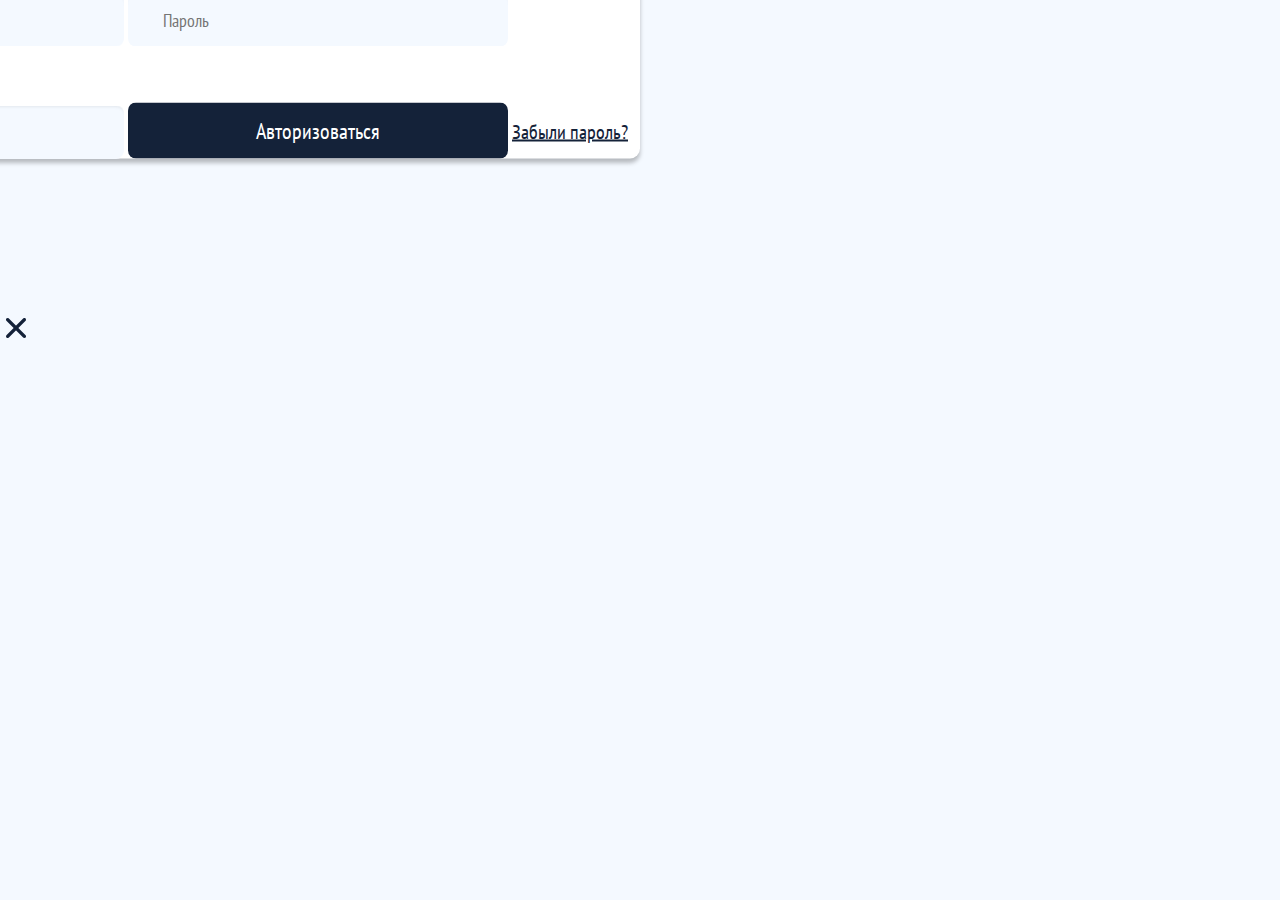
<file: authorization.html>
<!DOCTYPE html>
<html lang="ru">

<head>
    <meta charset="UTF-8">
    <meta http-equiv="X-UA-Compatible" content="IE=edge">
    <meta name="viewport" content="width=device-width, initial-scale=1.0">
    <title>Авторизация</title>

    <!-- шрифт -->
    <link rel="preconnect" href="https://fonts.gstatic.com">
    <link href="https://fonts.googleapis.com/css2?family=PT+Sans+Narrow:wght@400;700&display=swap" rel="stylesheet">
    <!-- шрифт -->

    <!-- bootstrap -->
    <link href="https://cdn.jsdelivr.net/npm/bootstrap@5.0.1/dist/css/bootstrap.min.css" rel="stylesheet"
        integrity="sha384-+0n0xVW2eSR5OomGNYDnhzAbDsOXxcvSN1TPprVMTNDbiYZCxYbOOl7+AMvyTG2x" crossorigin="anonymous">
    <!-- bootstrap -->

    <!-- style -->
    <link rel="stylesheet" href="./css/main.css">
    <link rel="stylesheet" href="./css/media.css">
    <!-- style -->
</head>

<body>
    <!-- autorization -->
    <div class="autorization-block position-relative">
        <div class="autorization-block__content position-absolute">
            <div class="autorization-block__top d-flex">
                <button class="autorization-block__item ">Зарегистрироваться</button>
                <button class="autorization-block__item active-red">Авторизоваться</button>
            </div>
            <form class="d-none align-items-center flex-column" action="">
                <input placeholder="Имя пользователя" class="input-autorization mb-2" type="text">
                <input placeholder="Электронная почта" class="input-autorization mb-2" type="text">
                <input placeholder="Пароль" class="input-autorization mb-4" type="tel">

                <button class="btn-autorization mb-5" type="submit">Зарегистрироваться</button>
            </form>

            <form class="d-flex align-items-center flex-column" action="">
                <input placeholder="Имя пользователя" class="input-autorization mb-2" type="text">
                <input placeholder="Пароль" class="input-autorization mb-4" type="tel">

                <button class="btn-autorization mb-3" type="submit">Авторизоваться</button>
                <a class="password-text mb-4" href="./reset-the-password.html">Забыли пароль?</a>
            </form>
        </div>
        <button class="cross-body position-absolute"><img src="./img/articles/cross.png" alt=""></button>
    </div>
    <!-- autorization -->


    <!-- bootstrap -->
    <script src="https://cdn.jsdelivr.net/npm/@popperjs/core@2.9.2/dist/umd/popper.min.js"
        integrity="sha384-IQsoLXl5PILFhosVNubq5LC7Qb9DXgDA9i+tQ8Zj3iwWAwPtgFTxbJ8NT4GN1R8p"
        crossorigin="anonymous"></script>
    <script src="https://cdn.jsdelivr.net/npm/bootstrap@5.0.1/dist/js/bootstrap.min.js"
        integrity="sha384-Atwg2Pkwv9vp0ygtn1JAojH0nYbwNJLPhwyoVbhoPwBhjQPR5VtM2+xf0Uwh9KtT"
        crossorigin="anonymous"></script>
    <!-- bootstrap -->

    <!-- script -->
    <script src="./js/script.js"></script>
    <!-- script -->
</body>

</html>
</file>
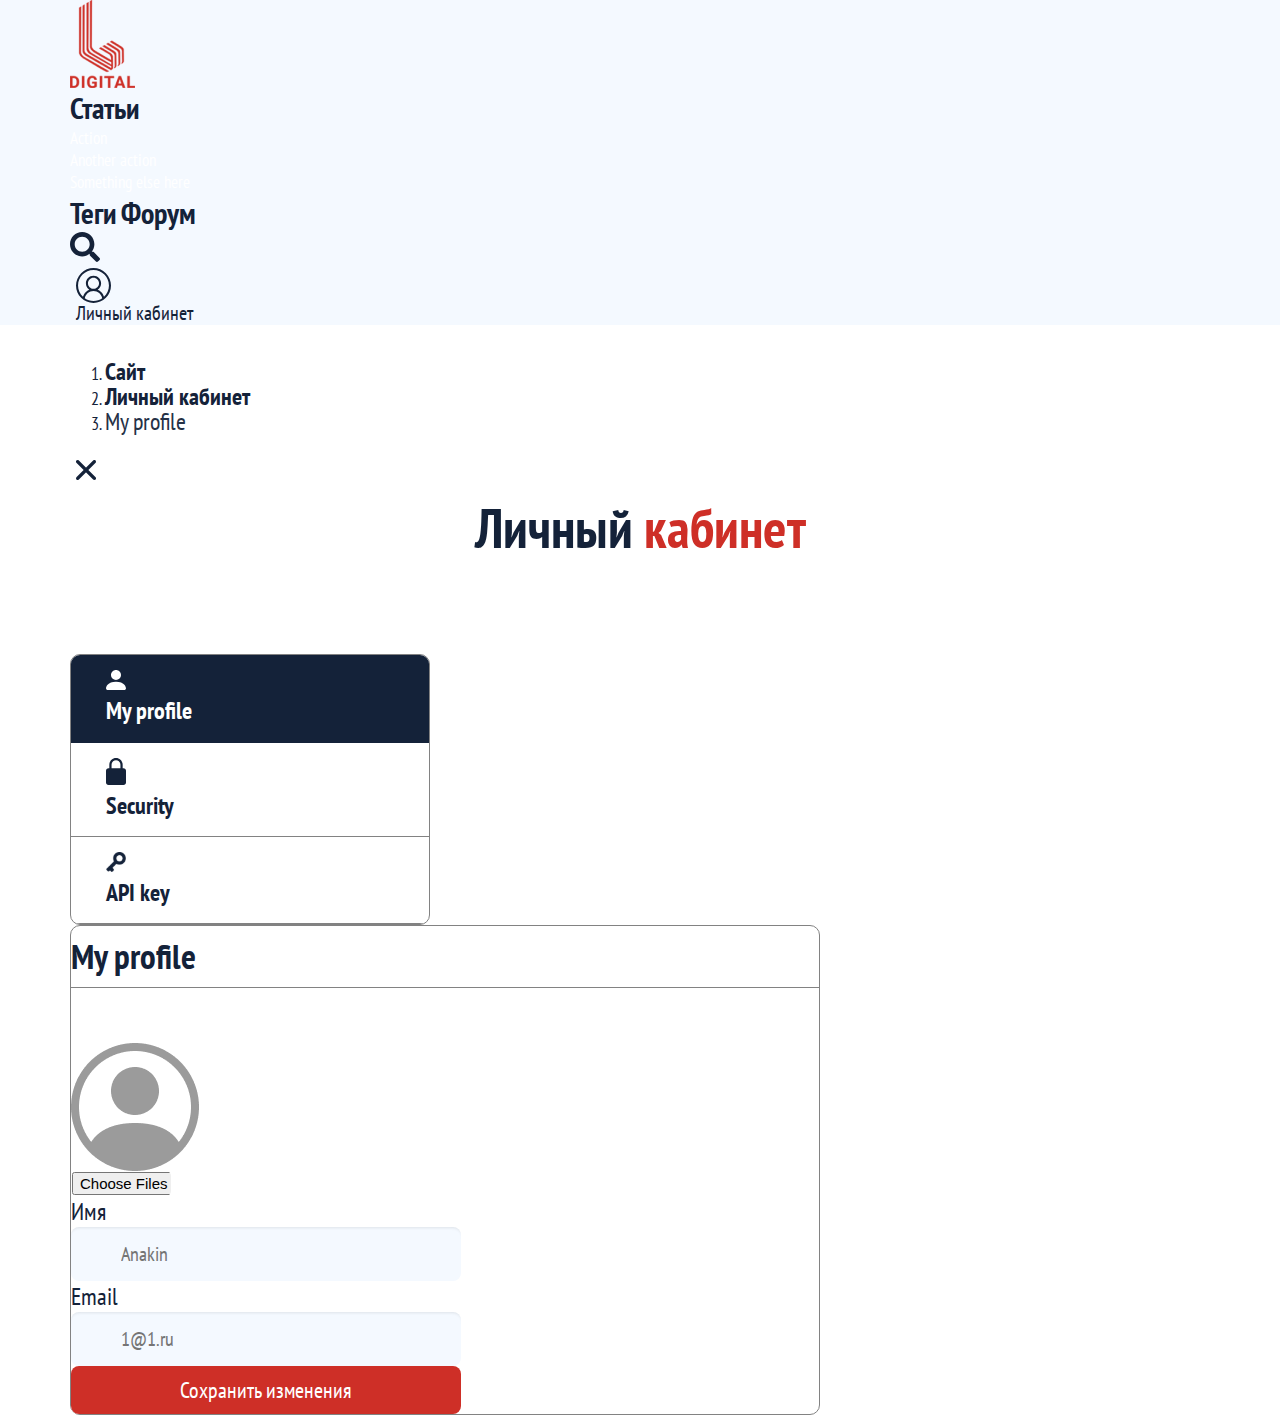
<file: my-profile.html>
<!DOCTYPE html>
<html lang="ru">

<head>
    <meta charset="UTF-8">
    <meta http-equiv="X-UA-Compatible" content="IE=edge">
    <meta name="viewport" content="width=device-width, initial-scale=1.0">
    <title>Личный кабинет</title>

    <!-- шрифт -->
    <link rel="preconnect" href="https://fonts.gstatic.com">
    <link href="https://fonts.googleapis.com/css2?family=PT+Sans+Narrow:wght@400;700&display=swap" rel="stylesheet">
    <!-- шрифт -->

    <!-- bootstrap -->
    <link href="https://cdn.jsdelivr.net/npm/bootstrap@5.0.1/dist/css/bootstrap.min.css" rel="stylesheet"
        integrity="sha384-+0n0xVW2eSR5OomGNYDnhzAbDsOXxcvSN1TPprVMTNDbiYZCxYbOOl7+AMvyTG2x" crossorigin="anonymous">
    <!-- bootstrap -->

    <!-- style -->
    <link rel="stylesheet" href="./css/main.css">
    <link rel="stylesheet" href="./css/media.css">
    <!-- style -->
</head>


<body>
    <nav class="navigation bg-color">
        <div class="searc-block d-flex">
            <div class="container">
                <div class="searc-block__line h-100 d-flex align-items-center position-relative">
                    <img src="./img/articles/cross.png" class="search-cross position-absolute" alt="">
                    <div class="search-block__item w-100">
                        <input class="search-input-line" placeholder="Поиск ..." type="text">
                    </div>
                </div>
            </div>
        </div>
        <div class="container">
            <div class="navigation-block d-flex justify-content-between align-items-center py-2">
                <div class="left-block-nav d-flex align-items-center">
                    <img class="nav-logo me-sm-4 me-2" src="./img/nav/logo.png" alt="Логотип">
                    <div class="dropdown me-sm-3 me-2">
                        <a class="btn p-0 btn-secondary dropdown-toggle" href="#" role="button" id="dropdownMenuLink"
                            data-bs-toggle="dropdown" aria-expanded="false">
                            Статьи
                        </a>

                        <ul class="dropdown-menu" aria-labelledby="dropdownMenuLink">
                            <li><a class="dropdown-item" href="#">Action</a></li>
                            <li><a class="dropdown-item" href="#">Another action</a></li>
                            <li><a class="dropdown-item" href="#">Something else here</a></li>
                        </ul>
                    </div>
                    <a href="tag.html" class="nav-title me-sm-3 me-2">Теги</a>
                    <a href="#" class="nav-title">Форум</a>
                </div>
                <div class="entrance-block d-flex align-items-center">
                    <div class="search-solid-general me-sm-2 me-1">
                        <svg aria-hidden="true" focusable="false" data-prefix="fas" data-icon="search"
                            class="search-solid svg-inline--fa fa-search fa-w-16" role="img"
                            xmlns="http://www.w3.org/2000/svg" viewBox="0 0 512 512">
                            <path fill="#142239"
                                d="M505 442.7L405.3 343c-4.5-4.5-10.6-7-17-7H372c27.6-35.3 44-79.7 44-128C416 93.1 322.9 0 208 0S0 93.1 0 208s93.1 208 208 208c48.3 0 92.7-16.4 128-44v16.3c0 6.4 2.5 12.5 7 17l99.7 99.7c9.4 9.4 24.6 9.4 33.9 0l28.3-28.3c9.4-9.4 9.4-24.6.1-34zM208 336c-70.7 0-128-57.2-128-128 0-70.7 57.2-128 128-128 70.7 0 128 57.2 128 128 0 70.7-57.2 128-128 128z">
                            </path>
                        </svg>
                    </div>

                    <a href="my-profile.html">
                        <button class="nav-btn d-flex align-items-center p-0"><img class="me-sm-1 me-0"
                                src="./img/nav/entrance.svg" alt="">
                            <p class="personal-click-lk d-md-inline d-none">Личный кабинет</p>
                        </button>
                    </a>
                    <!-- <button class="nav-btn"><img src="./img/nav/entrance.svg" alt=""></button> -->
                </div>
            </div>
        </div>
    </nav>

    <div class="container position-relative">
        <ol class="breadcrumb">
            <li class="breadcrumb-item"><a href="index.html">Сайт</a></li>
            <li class="breadcrumb-item"><a href="#">Личный кабинет</a></li>
            <li class="breadcrumb-item bread-crumb--font"><a href="#">My profile</a></li>
        </ol>
        <button class="cross-body cross-body-two  position-absolute"><img src="./img/articles/cross.png"
                alt=""></button>
    </div>

    <section class="reset">
        <h1 class="obj-title__blog">Личный <span>кабинет</span></h1>

        <div class="container">
            <div
                class="personal-panel d-flex justify-content-sm-between justify-content-start align-items-sm-start align-items-center flex-sm-row flex-column">

                <div class="personal-click me-sm-3 me-md-0 me-0 mb-sm-0 mb-4 d-flex flex-column">

                    <a href="./my-profile.html">
                        <div class="personal-click__item svg-item-active d-flex align-items-center">
                            <svg class=" me-2" width="20" height="20" viewBox="0 0 20 20" fill="none"
                                xmlns="http://www.w3.org/2000/svg">
                                <path class="svg-item svg-item-active"
                                    d="M1.66667 20C1.66667 20 0 20 0 18.3333C0 16.6667 1.66667 11.6667 10 11.6667C18.3333 11.6667 20 16.6667 20 18.3333C20 20 18.3333 20 18.3333 20H1.66667ZM10 10C11.3261 10 12.5979 9.47322 13.5355 8.53553C14.4732 7.59785 15 6.32608 15 5C15 3.67392 14.4732 2.40215 13.5355 1.46447C12.5979 0.526784 11.3261 0 10 0C8.67392 0 7.40215 0.526784 6.46447 1.46447C5.52678 2.40215 5 3.67392 5 5C5 6.32608 5.52678 7.59785 6.46447 8.53553C7.40215 9.47322 8.67392 10 10 10Z"
                                    fill="#142239" />
                            </svg>
                            <p class="personal-text svg-item-active">My profile</p>
                            <!-- <p class="personal-text svg-item-active">My profile</p> -->
                        </div>
                    </a>

                    <a href="./security.html">
                        <div class="personal-click__item d-flex align-items-center">
                            <svg class="me-2" width="20" height="27" viewBox="0 0 20 27" fill="none"
                                xmlns="http://www.w3.org/2000/svg">
                                <path class="svg-item"
                                    d="M17.5 10.125H16.6667V6.75C16.6667 3.02728 13.6768 0 10 0C6.32324 0 3.33333 3.02728 3.33333 6.75V10.125H2.5C1.12223 10.125 0 11.26 0 12.6562V24.4688C0 25.865 1.12223 27 2.5 27H17.5C18.8778 27 20 25.865 20 24.4688V12.6562C20 11.26 18.8778 10.125 17.5 10.125ZM5.55562 6.75C5.55562 4.26819 7.54883 2.25007 10 2.25007C12.4512 2.25007 14.4444 4.26819 14.4444 6.75V10.125H5.55562V6.75Z"
                                    fill="#142239" />
                            </svg>

                            <p class="personal-text">Security</p>
                            <!-- <p class="personal-text">Security</p> -->
                        </div>
                    </a>

                    <a href="./api_key.html">
                        <div class="personal-click__item d-flex align-items-center border-0">
                            <svg class="me-2" width="20" height="20" viewBox="0 0 20 20" fill="none"
                                xmlns="http://www.w3.org/2000/svg" xmlns:xlink="http://www.w3.org/1999/xlink">
                                <mask id="mask0" mask-type="alpha" maskUnits="userSpaceOnUse" x="0" y="0" width="20"
                                    height="20">
                                    <rect width="20" height="20" fill="url(#pattern0)" />
                                </mask>
                                <g mask="url(#mask0)">
                                    <rect class="svg-item" width="20" height="20" fill="#142239" />
                                </g>
                                <defs>
                                    <pattern id="pattern0" patternContentUnits="objectBoundingBox" width="1" height="1">
                                        <use xlink:href="#image0" transform="scale(0.00195312)" />
                                    </pattern>
                                    <image id="image0" width="512" height="512"
                                        xlink:href="[data-uri]" />
                                </defs>
                            </svg>

                            <p class="personal-text">API key</p>
                        </div>
                    </a>

                </div>

                <div class=" general-wrapper-width general-wrapper-active px-1">
                    <h3 class="title-litle ps-sm-5 ps-3">
                        My profile
                    </h3>

                    <form action="" class="form-profile px-sm-3 px-lg-3 px-3">
                        <div
                            class="form-profile-block d-flex justify-content-between flex-md-row flex-column align-items-md-start align-items-center mb-lg-5 mb-4">
                            <div class="photo-block d-flex flex-column align-items-center md-md-0 mb-3">
                                <img class="psevdo-avatar mb-3" src="./img/articles/psevdo-avatar.png" alt="">
                                <input class="photo-block-btn" type="file" name="photo" multiple
                                    accept="image/jpeg,image/png,image/jpg">
                                <!-- <button class="photo-block-btn" type="submit">Загрузить фото</button> -->
                            </div>
                            <div class="input-line d-flex flex-column align-items-end">
                                <label
                                    class="label-input-line d-flex justify-content-between flex-sm-row flex-column align-items-sm-center align-items-start mb-3"
                                    for="">
                                    <p class="form-email text-end me-sm-3 me-0 mb-sm-0 mb-1">Имя</p>
                                    <input class="from-input-reset from-input-reset-width" placeholder="Anakin"
                                        type="text">
                                </label>
                                <label
                                    class="label-input-line d-flex  flex-sm-row flex-column justify-content-between align-items-sm-center align-items-start mb-3"
                                    for="">
                                    <p class="form-email text-end me-sm-3 me-0 mb-sm-0 mb-1">Email</p>
                                    <input class="from-input-reset from-input-reset-width" placeholder="1@1.ru"
                                        type="text">
                                </label>
                                <button class="btn-red btn-red-profile" type="submit">Сохранить изменения</button>
                            </div>

                        </div>
                    </form>
                </div>

            </div>
        </div>
        </div>
    </section>

    <!-- bootstrap -->
    <script src="https://cdn.jsdelivr.net/npm/@popperjs/core@2.9.2/dist/umd/popper.min.js"
        integrity="sha384-IQsoLXl5PILFhosVNubq5LC7Qb9DXgDA9i+tQ8Zj3iwWAwPtgFTxbJ8NT4GN1R8p"
        crossorigin="anonymous"></script>
    <script src="https://cdn.jsdelivr.net/npm/bootstrap@5.0.1/dist/js/bootstrap.min.js"
        integrity="sha384-Atwg2Pkwv9vp0ygtn1JAojH0nYbwNJLPhwyoVbhoPwBhjQPR5VtM2+xf0Uwh9KtT"
        crossorigin="anonymous"></script>
    <!-- bootstrap -->

    <!-- script -->
    <script src="./js/script.js"></script>
    <!-- script -->
</body>

</html>
</file>
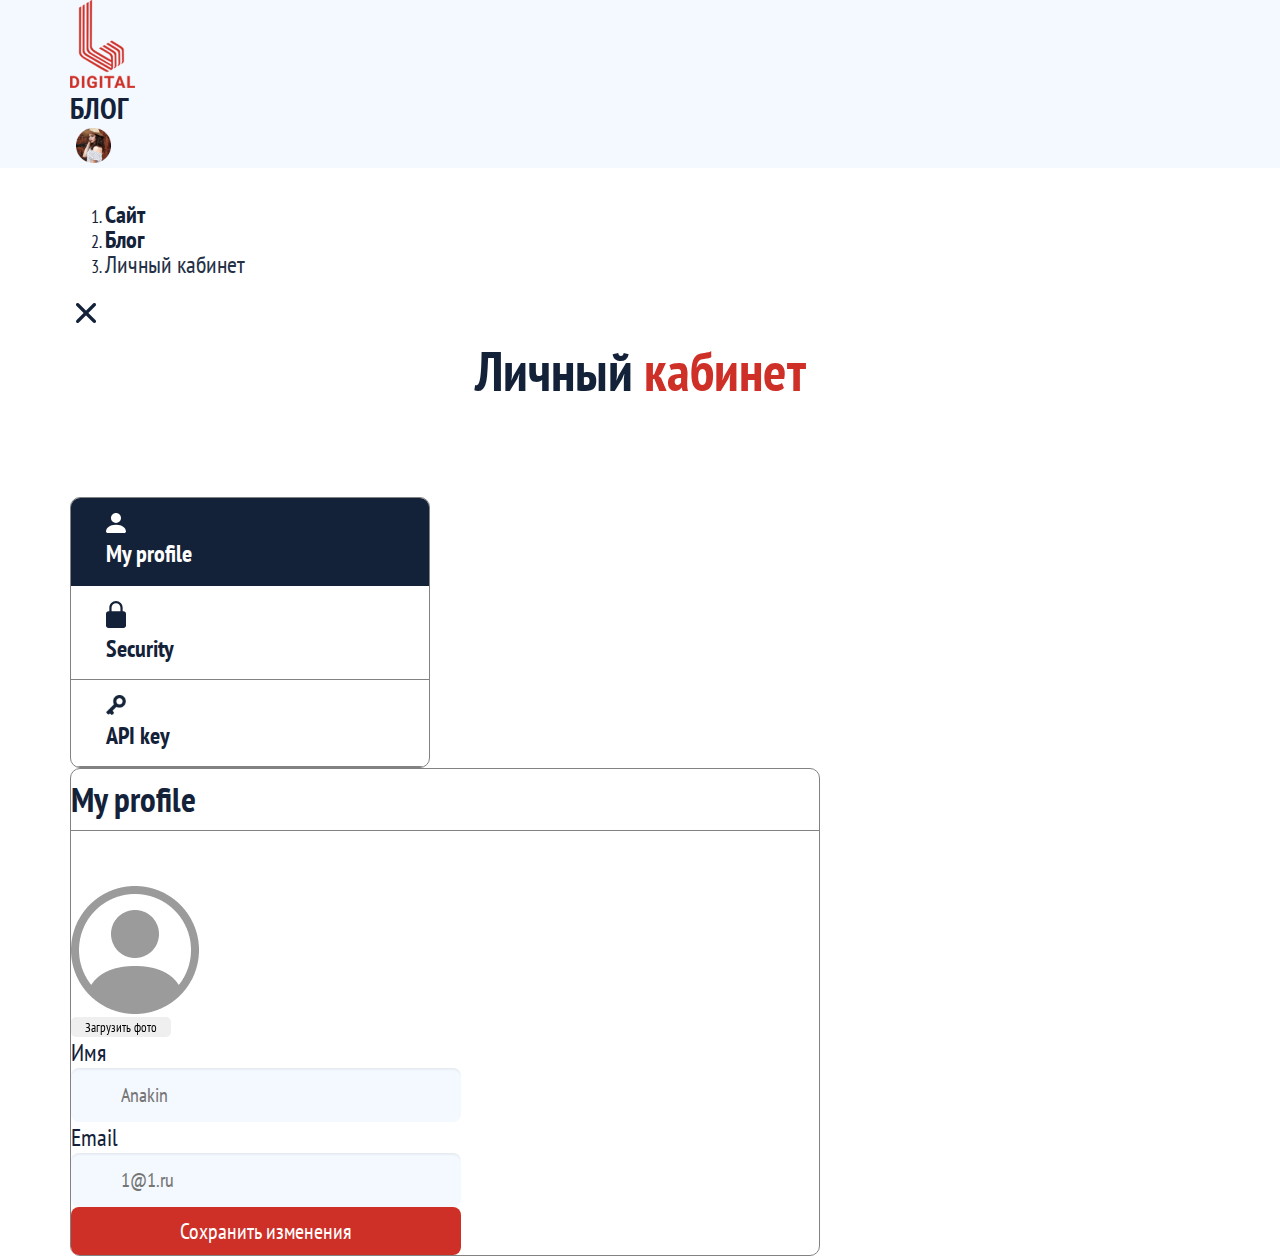
<file: personal-area.html>
<!DOCTYPE html>
<html lang="ru">

<head>
    <meta charset="UTF-8">
    <meta http-equiv="X-UA-Compatible" content="IE=edge">
    <meta name="viewport" content="width=device-width, initial-scale=1.0">
    <title>Личный кабинет</title>

    <!-- шрифт -->
    <link rel="preconnect" href="https://fonts.gstatic.com">
    <link href="https://fonts.googleapis.com/css2?family=PT+Sans+Narrow:wght@400;700&display=swap" rel="stylesheet">
    <!-- шрифт -->

    <!-- bootstrap -->
    <link href="https://cdn.jsdelivr.net/npm/bootstrap@5.0.1/dist/css/bootstrap.min.css" rel="stylesheet"
        integrity="sha384-+0n0xVW2eSR5OomGNYDnhzAbDsOXxcvSN1TPprVMTNDbiYZCxYbOOl7+AMvyTG2x" crossorigin="anonymous">
    <!-- bootstrap -->

    <!-- style -->
    <link rel="stylesheet" href="./css/main.css">
    <link rel="stylesheet" href="./css/media.css">
    <!-- style -->
</head>

<body>

    <!DOCTYPE html>
    <html lang="ru">

    <head>
        <meta charset="UTF-8">
        <meta http-equiv="X-UA-Compatible" content="IE=edge">
        <meta name="viewport" content="width=device-width, initial-scale=1.0">
        <title>Личный кабинет</title>

        <!-- шрифт -->
        <link rel="preconnect" href="https://fonts.gstatic.com">
        <link href="https://fonts.googleapis.com/css2?family=PT+Sans+Narrow:wght@400;700&display=swap" rel="stylesheet">
        <!-- шрифт -->

        <!-- bootstrap -->
        <link href="https://cdn.jsdelivr.net/npm/bootstrap@5.0.1/dist/css/bootstrap.min.css" rel="stylesheet"
            integrity="sha384-+0n0xVW2eSR5OomGNYDnhzAbDsOXxcvSN1TPprVMTNDbiYZCxYbOOl7+AMvyTG2x" crossorigin="anonymous">
        <!-- bootstrap -->

        <!-- style -->
        <link rel="stylesheet" href="./css/main.css">
        <link rel="stylesheet" href="./css/media.css">
        <!-- style -->
    </head>

    <body>
        <nav class="navigation bg-color">
            <div class="container">
                <div class="navigation-block d-flex justify-content-between align-items-center py-2">
                    <img class="nav-logo" src="./img/nav/logo.png" alt="Логотип">
                    <h3 class="nav-title">БЛОГ</h3>
                    <div class="entrance-block">
                        <button class="nav-btn d-block px-0"><img src="./img/articles/avatar-photo.png" alt=""></button>
                    </div>
                </div>
            </div>
        </nav>

        <div class="container position-relative">
            <ol class="breadcrumb">
                <li class="breadcrumb-item"><a href="index.html">Сайт</a></li>
                <li class="breadcrumb-item"><a href="index.html">Блог</a></li>
                <li class="breadcrumb-item bread-crumb--font"><a href="index.html">Личный кабинет</a></li>
            </ol>
            <button class="cross-body cross-body-two  position-absolute"><img src="./img/articles/cross.png"
                    alt=""></button>
        </div>

        <section class="reset">
            <h1 class="obj-title__blog">Личный <span>кабинет</span></h1>

            <div class="container">
                <div
                    class="personal-panel d-flex justify-content-sm-between justify-content-start align-items-sm-start align-items-center flex-sm-row flex-column">

                    <div class="personal-click me-sm-3 me-md-0 me-0 mb-sm-0 mb-4 d-flex flex-column">
                        <div class="personal-click__item svg-item-active d-flex align-items-center">
                            <svg class=" me-2" width="20" height="20" viewBox="0 0 20 20" fill="none"
                                xmlns="http://www.w3.org/2000/svg">
                                <path class="svg-item svg-item-active"
                                    d="M1.66667 20C1.66667 20 0 20 0 18.3333C0 16.6667 1.66667 11.6667 10 11.6667C18.3333 11.6667 20 16.6667 20 18.3333C20 20 18.3333 20 18.3333 20H1.66667ZM10 10C11.3261 10 12.5979 9.47322 13.5355 8.53553C14.4732 7.59785 15 6.32608 15 5C15 3.67392 14.4732 2.40215 13.5355 1.46447C12.5979 0.526784 11.3261 0 10 0C8.67392 0 7.40215 0.526784 6.46447 1.46447C5.52678 2.40215 5 3.67392 5 5C5 6.32608 5.52678 7.59785 6.46447 8.53553C7.40215 9.47322 8.67392 10 10 10Z"
                                    fill="#142239" />
                            </svg>

                            <p class="personal-text svg-item-active">My profile</p>
                        </div>

                        <div class="personal-click__item d-flex align-items-center">
                            <svg class="me-2" width="20" height="27" viewBox="0 0 20 27" fill="none"
                                xmlns="http://www.w3.org/2000/svg">
                                <path class="svg-item"
                                    d="M17.5 10.125H16.6667V6.75C16.6667 3.02728 13.6768 0 10 0C6.32324 0 3.33333 3.02728 3.33333 6.75V10.125H2.5C1.12223 10.125 0 11.26 0 12.6562V24.4688C0 25.865 1.12223 27 2.5 27H17.5C18.8778 27 20 25.865 20 24.4688V12.6562C20 11.26 18.8778 10.125 17.5 10.125ZM5.55562 6.75C5.55562 4.26819 7.54883 2.25007 10 2.25007C12.4512 2.25007 14.4444 4.26819 14.4444 6.75V10.125H5.55562V6.75Z"
                                    fill="#142239" />
                            </svg>


                            <p class="personal-text">Security</p>
                        </div>

                        <div class="personal-click__item d-flex align-items-center border-0">
                            <svg class="me-2" width="20" height="20" viewBox="0 0 20 20" fill="none"
                                xmlns="http://www.w3.org/2000/svg" xmlns:xlink="http://www.w3.org/1999/xlink">
                                <mask id="mask0" mask-type="alpha" maskUnits="userSpaceOnUse" x="0" y="0" width="20"
                                    height="20">
                                    <rect width="20" height="20" fill="url(#pattern0)" />
                                </mask>
                                <g mask="url(#mask0)">
                                    <rect class="svg-item" width="20" height="20" fill="#142239" />
                                </g>
                                <defs>
                                    <pattern id="pattern0" patternContentUnits="objectBoundingBox" width="1" height="1">
                                        <use xlink:href="#image0" transform="scale(0.00195312)" />
                                    </pattern>
                                    <image id="image0" width="512" height="512"
                                        xlink:href="[data-uri]" />
                                </defs>
                            </svg>

                            <p class="personal-text">API key</p>
                        </div>
                    </div>

                    <div class=" general-wrapper-width general-wrapper-active px-1">
                        <h3 class="title-litle ps-sm-5 ps-3">
                            My profile
                        </h3>

                        <form action="" class="form-profile px-sm-3 px-lg-3 px-3">
                            <div
                                class="form-profile-block d-flex justify-content-between flex-md-row flex-column align-items-md-start align-items-center mb-lg-5 mb-4">
                                <div class="photo-block d-flex flex-column align-items-center md-md-0 mb-3">
                                    <img class="psevdo-avatar mb-3" src="./img/articles/psevdo-avatar.png" alt="">
                                    <button class="photo-block-btn" type="submit">Загрузить фото</button>
                                </div>
                                <div class="input-line d-flex flex-column align-items-end">
                                    <label
                                        class="label-input-line d-flex justify-content-between flex-sm-row flex-column align-items-sm-center align-items-start mb-3"
                                        for="">
                                        <p class="form-email text-end me-sm-3 me-0 mb-sm-0 mb-1">Имя</p>
                                        <input class="from-input-reset from-input-reset-width" placeholder="Anakin"
                                            type="text">
                                    </label>
                                    <label
                                        class="label-input-line d-flex  flex-sm-row flex-column justify-content-between align-items-sm-center align-items-start mb-3"
                                        for="">
                                        <p class="form-email text-end me-sm-3 me-0 mb-sm-0 mb-1">Email</p>
                                        <input class="from-input-reset from-input-reset-width" placeholder="1@1.ru"
                                            type="text">
                                    </label>
                                    <button class="btn-red btn-red-profile" type="submit">Сохранить изменения</button>
                                </div>

                            </div>
                        </form>
                    </div>

                    <div class=" general-wrapper-width px-1">
                        <h3 class="title-litle ps-sm-5 ps-3">
                            My profile
                        </h3>

                        <form action="" class="form-profile px-sm-3 px-lg-3 px-3">
                            <div
                                class="form-profile-block d-flex justify-content-between flex-md-row flex-column align-items-md-start align-items-center mb-lg-5 mb-4">

                                <div class="input-line input-line-full d-flex flex-column align-items-end w-100">
                                    <label
                                        class="label-input-line d-flex justify-content-between flex-sm-row flex-column align-items-sm-center align-items-start mb-3"
                                        for="">
                                        <p
                                            class="form-email form-email-full text-start me-sm-2 me-lg-3 me-0 mb-sm-0 mb-1">
                                            Текущий пароль</p>
                                        <input class="from-input-reset from-input-reset-width"
                                            placeholder="Текущий пароль" type="text">
                                    </label>
                                    <label
                                        class="label-input-line d-flex justify-content-between flex-sm-row flex-column align-items-sm-center align-items-start mb-3"
                                        for="">
                                        <p
                                            class="form-email form-email-full text-start me-sm-2 me-lg-3 me-0 mb-sm-0 mb-1">
                                            Новый
                                            пароль</p>
                                        <input class="from-input-reset from-input-reset-width"
                                            placeholder="Новый пароль" type="text">
                                    </label>
                                    <label
                                        class="label-input-line d-flex justify-content-between flex-sm-row flex-column align-items-sm-center align-items-start mb-3"
                                        for="">
                                        <p
                                            class="form-email form-email-full text-start me-sm-2 me-lg-3 me-0 mb-sm-0 mb-1">
                                            Подтверждение пароля</p>
                                        <input class="from-input-reset from-input-reset-width"
                                            placeholder="Подтверждение пароля" type="text">
                                    </label>
                                    <button class="btn-red btn-red-profile" type="submit">Сохранить</button>
                                </div>

                            </div>
                        </form>
                    </div>

                    <div class=" general-wrapper-width px-1">
                        <h3 class="title-litle ps-sm-5 ps-3">
                            My profile
                        </h3>

                        <form action="" class="form-profile px-sm-3 px-lg-3 px-3">
                            <div
                                class="form-profile-block d-flex justify-content-between flex-md-row flex-column align-items-md-start align-items-center mb-lg-5 mb-4">
                                <div class="input-line input-line-full d-flex flex-column align-items-start w-100">
                                    <label
                                        class="label-input-line flex-column d-flex justify-content-start align-items-start mb-3"
                                        for="">
                                        <p class="form-email form-email-full text-start mb-2">
                                            API key</p>
                                        <input class="from-input-reset from-input-reset-full"
                                            placeholder="Zn9dkljfioe9wae8e7r7ew6re7fdjfDSSfewiehdwiodis9999sdhsaoncfspoo"
                                            type="text">
                                    </label>
                                    <button class="btn-red btn-red-profile" type="submit">Сгенерировать</button>
                                </div>
                            </div>
                        </form>
                    </div>

                </div>
            </div>
            </div>
        </section>

        <!-- bootstrap -->
        <script src="https://cdn.jsdelivr.net/npm/@popperjs/core@2.9.2/dist/umd/popper.min.js"
            integrity="sha384-IQsoLXl5PILFhosVNubq5LC7Qb9DXgDA9i+tQ8Zj3iwWAwPtgFTxbJ8NT4GN1R8p"
            crossorigin="anonymous"></script>
        <script src="https://cdn.jsdelivr.net/npm/bootstrap@5.0.1/dist/js/bootstrap.min.js"
            integrity="sha384-Atwg2Pkwv9vp0ygtn1JAojH0nYbwNJLPhwyoVbhoPwBhjQPR5VtM2+xf0Uwh9KtT"
            crossorigin="anonymous"></script>
        <!-- bootstrap -->

        <!-- script -->
        <script src="./js/script.js"></script>
        <!-- script -->
    </body>

    </html>

    <!-- bootstrap -->
    <script src="https://cdn.jsdelivr.net/npm/@popperjs/core@2.9.2/dist/umd/popper.min.js"
        integrity="sha384-IQsoLXl5PILFhosVNubq5LC7Qb9DXgDA9i+tQ8Zj3iwWAwPtgFTxbJ8NT4GN1R8p"
        crossorigin="anonymous"></script>
    <script src="https://cdn.jsdelivr.net/npm/bootstrap@5.0.1/dist/js/bootstrap.min.js"
        integrity="sha384-Atwg2Pkwv9vp0ygtn1JAojH0nYbwNJLPhwyoVbhoPwBhjQPR5VtM2+xf0Uwh9KtT"
        crossorigin="anonymous"></script>
    <!-- bootstrap -->

    <!-- script -->
    <script src="./js/script.js"></script>
    <!-- script -->
</body>

</html>
</file>
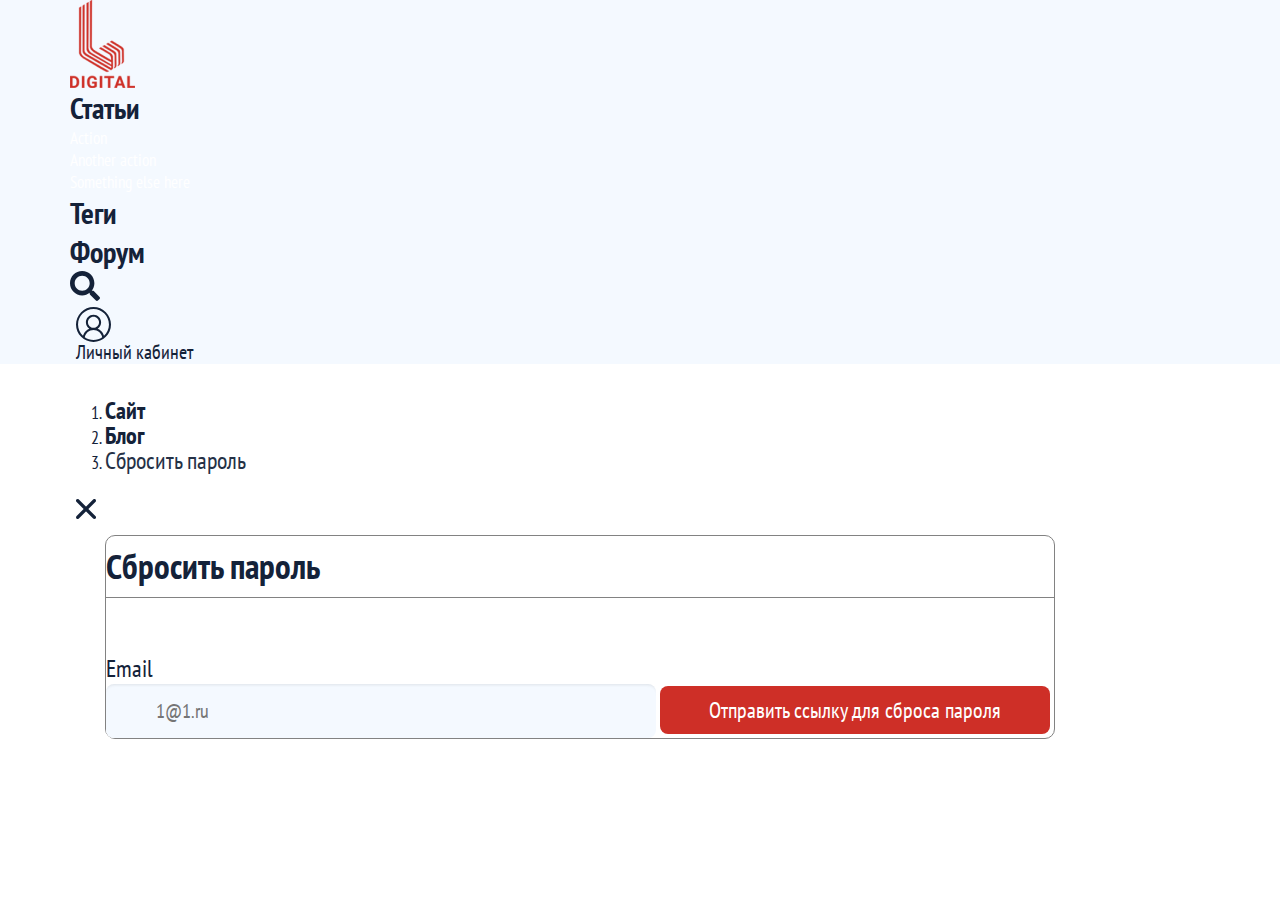
<file: reset-the-password.html>
<!DOCTYPE html>
<html lang="ru">

<head>
    <meta charset="UTF-8">
    <meta http-equiv="X-UA-Compatible" content="IE=edge">
    <meta name="viewport" content="width=device-width, initial-scale=1.0">
    <title>Сброс пароля</title>

    <!-- шрифт -->
    <link rel="preconnect" href="https://fonts.gstatic.com">
    <link href="https://fonts.googleapis.com/css2?family=PT+Sans+Narrow:wght@400;700&display=swap" rel="stylesheet">
    <!-- шрифт -->

    <!-- bootstrap -->
    <link href="https://cdn.jsdelivr.net/npm/bootstrap@5.0.1/dist/css/bootstrap.min.css" rel="stylesheet"
        integrity="sha384-+0n0xVW2eSR5OomGNYDnhzAbDsOXxcvSN1TPprVMTNDbiYZCxYbOOl7+AMvyTG2x" crossorigin="anonymous">
    <!-- bootstrap -->

    <!-- style -->
    <link rel="stylesheet" href="./css/main.css">
    <link rel="stylesheet" href="./css/media.css">
    <!-- style -->
</head>

<body>
    <nav class="navigation bg-color">
        <div class="searc-block d-flex">
            <div class="container">
                <div class="searc-block__line h-100 d-flex align-items-center position-relative">
                    <img src="./img/articles/cross.png" class="search-cross position-absolute" alt="">
                    <div class="search-block__item w-100">
                        <input class="search-input-line" placeholder="Поиск ..." type="text">
                    </div>
                </div>
            </div>
        </div>
        <div class="container">
            <div class="navigation-block d-flex justify-content-between align-items-center py-2">
                <div class="left-block-nav d-flex align-items-center">
                    <img class="nav-logo me-sm-4 me-2" src="./img/nav/logo.png" alt="Логотип">
                    <div class="dropdown me-sm-3 me-2">
                        <a class="btn p-0 btn-secondary dropdown-toggle" href="#" role="button" id="dropdownMenuLink"
                            data-bs-toggle="dropdown" aria-expanded="false">
                            Статьи
                        </a>

                        <ul class="dropdown-menu" aria-labelledby="dropdownMenuLink">
                            <li><a class="dropdown-item" href="#">Action</a></li>
                            <li><a class="dropdown-item" href="#">Another action</a></li>
                            <li><a class="dropdown-item" href="#">Something else here</a></li>
                        </ul>
                    </div>
                    <h3 class="nav-title me-sm-3 me-2">Теги</h3>
                    <h3 class="nav-title">Форум</h3>
                </div>
                <div class="entrance-block d-flex align-items-center">
                    <div class="search-solid-general me-sm-2 me-1">
                        <svg aria-hidden="true" focusable="false" data-prefix="fas" data-icon="search"
                            class="search-solid svg-inline--fa fa-search fa-w-16" role="img"
                            xmlns="http://www.w3.org/2000/svg" viewBox="0 0 512 512">
                            <path fill="#142239"
                                d="M505 442.7L405.3 343c-4.5-4.5-10.6-7-17-7H372c27.6-35.3 44-79.7 44-128C416 93.1 322.9 0 208 0S0 93.1 0 208s93.1 208 208 208c48.3 0 92.7-16.4 128-44v16.3c0 6.4 2.5 12.5 7 17l99.7 99.7c9.4 9.4 24.6 9.4 33.9 0l28.3-28.3c9.4-9.4 9.4-24.6.1-34zM208 336c-70.7 0-128-57.2-128-128 0-70.7 57.2-128 128-128 70.7 0 128 57.2 128 128 0 70.7-57.2 128-128 128z">
                            </path>
                        </svg>
                    </div>

                    <a href="my-profile.html">
                        <button class="nav-btn d-flex align-items-center p-0"><img class="me-sm-1 me-0"
                                src="./img/nav/entrance.svg" alt="">
                            <p class="personal-click-lk d-md-inline d-none">Личный кабинет</p>
                        </button>
                    </a>
                    <!-- <button class="nav-btn"><img src="./img/nav/entrance.svg" alt=""></button> -->
                </div>
            </div>
        </div>
    </nav>

    <div class="container position-relative">
        <ol class="breadcrumb">
            <li class="breadcrumb-item"><a href="index.html">Сайт</a></li>
            <li class="breadcrumb-item"><a href="index.html">Блог</a></li>
            <li class="breadcrumb-item bread-crumb--font"><a href="index.html">Сбросить пароль</a></li>
        </ol>
        <button class="cross-body cross-body-two  position-absolute"><img src="./img/articles/cross.png"
                alt=""></button>
    </div>

    <section class="reset">
        <div class="container">
            <div class="reset-password">
                <div class="general-wrapper general-wrapper-active px-1">
                    <h3 class="title-litle ps-sm-5 ps-3">
                        Сбросить пароль
                    </h3>
                    <form action="" class="form-profile px-sm-5 px-3">
                        <div class="form-profile-block d-flex flex-column">
                            <p class="form-email mb-3">Email</p>
                            <input class="from-input-reset mb-3" placeholder="1@1.ru" type="text">
                            <button class="btn-red btn-red-reset mb-sm-5 mb-4" type="submit">Отправить ссылку для сброса
                                пароля</button>
                        </div>
                    </form>
                </div>

                <div class="general-wrapper px-1">
                    <h3 class="title-litle ps-sm-5 ps-3">
                        Восстановление пароля
                    </h3>
                    <form action="" class="form-profile px-sm-5 px-3">
                        <p class="form-email mb-sm-4 mb-3">Перейдите по ссылке, отправленной на toshka333@bk.ru</p>
                        <p class="form-email mb-sm-4 mb-3"> Вы будете перенеправлены по адресу
                            https://passport.ngs.ru/remind/success/ через 7 секунд.</p>
                        <p class="form-email mb-sm-5 mb-4"> Если Ваш браузер не поддерживает автоматическую
                            переадресацию, то
                            перейдите по ссылке https://passport.ngs.ru/remind/success/</p>

                </div>
                </form>
            </div>
        </div>
        </div>
    </section>

    <!-- bootstrap -->
    <script src="https://cdn.jsdelivr.net/npm/@popperjs/core@2.9.2/dist/umd/popper.min.js"
        integrity="sha384-IQsoLXl5PILFhosVNubq5LC7Qb9DXgDA9i+tQ8Zj3iwWAwPtgFTxbJ8NT4GN1R8p"
        crossorigin="anonymous"></script>
    <script src="https://cdn.jsdelivr.net/npm/bootstrap@5.0.1/dist/js/bootstrap.min.js"
        integrity="sha384-Atwg2Pkwv9vp0ygtn1JAojH0nYbwNJLPhwyoVbhoPwBhjQPR5VtM2+xf0Uwh9KtT"
        crossorigin="anonymous"></script>
    <!-- bootstrap -->

    <!-- script -->
    <script src="./js/script.js"></script>
    <!-- script -->
</body>

</html>
</file>
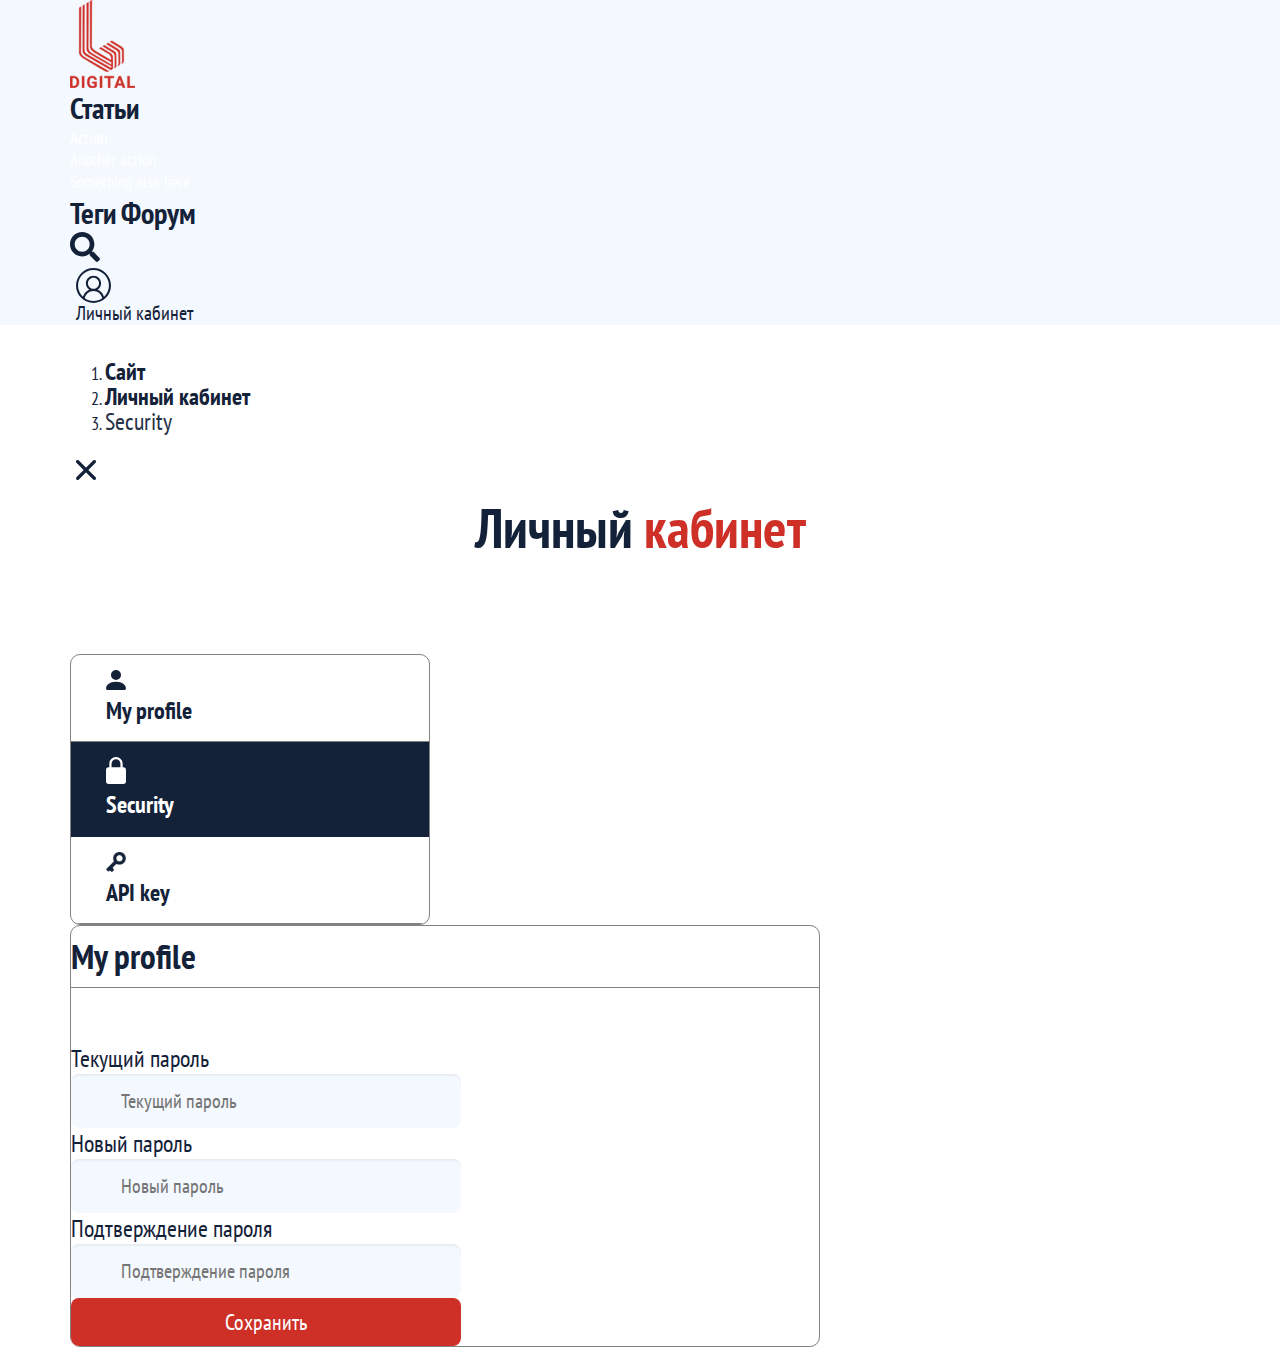
<file: security.html>
<!DOCTYPE html>
<html lang="ru">

<head>
    <meta charset="UTF-8">
    <meta http-equiv="X-UA-Compatible" content="IE=edge">
    <meta name="viewport" content="width=device-width, initial-scale=1.0">
    <title>Личный кабинет</title>

    <!-- шрифт -->
    <link rel="preconnect" href="https://fonts.gstatic.com">
    <link href="https://fonts.googleapis.com/css2?family=PT+Sans+Narrow:wght@400;700&display=swap" rel="stylesheet">
    <!-- шрифт -->

    <!-- bootstrap -->
    <link href="https://cdn.jsdelivr.net/npm/bootstrap@5.0.1/dist/css/bootstrap.min.css" rel="stylesheet"
        integrity="sha384-+0n0xVW2eSR5OomGNYDnhzAbDsOXxcvSN1TPprVMTNDbiYZCxYbOOl7+AMvyTG2x" crossorigin="anonymous">
    <!-- bootstrap -->

    <!-- style -->
    <link rel="stylesheet" href="./css/main.css">
    <link rel="stylesheet" href="./css/media.css">
    <!-- style -->
</head>


<body>
    <nav class="navigation bg-color">
        <div class="searc-block d-flex">
            <div class="container">
                <div class="searc-block__line h-100 d-flex align-items-center position-relative">
                    <img src="./img/articles/cross.png" class="search-cross position-absolute" alt="">
                    <div class="search-block__item w-100">
                        <input class="search-input-line" placeholder="Поиск ..." type="text">
                    </div>
                </div>
            </div>
        </div>
        <div class="container">
            <div class="navigation-block d-flex justify-content-between align-items-center py-2">
                <div class="left-block-nav d-flex align-items-center">
                    <img class="nav-logo me-sm-4 me-2" src="./img/nav/logo.png" alt="Логотип">
                    <div class="dropdown me-sm-3 me-2">
                        <a class="btn p-0 btn-secondary dropdown-toggle" href="#" role="button" id="dropdownMenuLink"
                            data-bs-toggle="dropdown" aria-expanded="false">
                            Статьи
                        </a>

                        <ul class="dropdown-menu" aria-labelledby="dropdownMenuLink">
                            <li><a class="dropdown-item" href="#">Action</a></li>
                            <li><a class="dropdown-item" href="#">Another action</a></li>
                            <li><a class="dropdown-item" href="#">Something else here</a></li>
                        </ul>
                    </div>
                    <a href="tag.html" class="nav-title me-sm-3 me-2">Теги</a>
                    <a href="#" class="nav-title">Форум</a>
                </div>
                <div class="entrance-block d-flex align-items-center">
                    <div class="search-solid-general me-sm-2 me-1">
                        <svg aria-hidden="true" focusable="false" data-prefix="fas" data-icon="search"
                            class="search-solid svg-inline--fa fa-search fa-w-16" role="img"
                            xmlns="http://www.w3.org/2000/svg" viewBox="0 0 512 512">
                            <path fill="#142239"
                                d="M505 442.7L405.3 343c-4.5-4.5-10.6-7-17-7H372c27.6-35.3 44-79.7 44-128C416 93.1 322.9 0 208 0S0 93.1 0 208s93.1 208 208 208c48.3 0 92.7-16.4 128-44v16.3c0 6.4 2.5 12.5 7 17l99.7 99.7c9.4 9.4 24.6 9.4 33.9 0l28.3-28.3c9.4-9.4 9.4-24.6.1-34zM208 336c-70.7 0-128-57.2-128-128 0-70.7 57.2-128 128-128 70.7 0 128 57.2 128 128 0 70.7-57.2 128-128 128z">
                            </path>
                        </svg>
                    </div>

                    <a href="my-profile.html">
                        <button class="nav-btn d-flex align-items-center p-0"><img class="me-sm-1 me-0"
                                src="./img/nav/entrance.svg" alt="">
                            <p class="personal-click-lk d-md-inline d-none">Личный кабинет</p>
                        </button>
                    </a>
                    <!-- <button class="nav-btn"><img src="./img/nav/entrance.svg" alt=""></button> -->
                </div>
            </div>
        </div>
    </nav>

    <div class="container position-relative">
        <ol class="breadcrumb">
            <li class="breadcrumb-item"><a href="index.html">Сайт</a></li>
            <li class="breadcrumb-item"><a href="my-profile.html">Личный кабинет</a></li>
            <li class="breadcrumb-item bread-crumb--font"><a href="#">Security</a></li>
        </ol>
        <button class="cross-body cross-body-two  position-absolute"><img src="./img/articles/cross.png"
                alt=""></button>
    </div>

    <section class="reset">
        <h1 class="obj-title__blog">Личный <span>кабинет</span></h1>

        <div class="container">
            <div
                class="personal-panel d-flex justify-content-sm-between justify-content-start align-items-sm-start align-items-center flex-sm-row flex-column">

                <div class="personal-click me-sm-3 me-md-0 me-0 mb-sm-0 mb-4 d-flex flex-column">

                    <a href="./my-profile.html">
                        <div class="personal-click__item d-flex align-items-center">
                            <svg class=" me-2" width="20" height="20" viewBox="0 0 20 20" fill="none"
                                xmlns="http://www.w3.org/2000/svg">
                                <path class="svg-item"
                                    d="M1.66667 20C1.66667 20 0 20 0 18.3333C0 16.6667 1.66667 11.6667 10 11.6667C18.3333 11.6667 20 16.6667 20 18.3333C20 20 18.3333 20 18.3333 20H1.66667ZM10 10C11.3261 10 12.5979 9.47322 13.5355 8.53553C14.4732 7.59785 15 6.32608 15 5C15 3.67392 14.4732 2.40215 13.5355 1.46447C12.5979 0.526784 11.3261 0 10 0C8.67392 0 7.40215 0.526784 6.46447 1.46447C5.52678 2.40215 5 3.67392 5 5C5 6.32608 5.52678 7.59785 6.46447 8.53553C7.40215 9.47322 8.67392 10 10 10Z"
                                    fill="#142239" />
                            </svg>
                            <p class="personal-text">My profile</p>
                            <!-- <p class="personal-text svg-item-active">My profile</p> -->
                        </div>
                    </a>

                    <a href="./security.html">
                        <div class="personal-click__item svg-item-active d-flex align-items-center">
                            <svg class="me-2" width="20" height="27" viewBox="0 0 20 27" fill="none"
                                xmlns="http://www.w3.org/2000/svg">
                                <path class="svg-item svg-item-active"
                                    d="M17.5 10.125H16.6667V6.75C16.6667 3.02728 13.6768 0 10 0C6.32324 0 3.33333 3.02728 3.33333 6.75V10.125H2.5C1.12223 10.125 0 11.26 0 12.6562V24.4688C0 25.865 1.12223 27 2.5 27H17.5C18.8778 27 20 25.865 20 24.4688V12.6562C20 11.26 18.8778 10.125 17.5 10.125ZM5.55562 6.75C5.55562 4.26819 7.54883 2.25007 10 2.25007C12.4512 2.25007 14.4444 4.26819 14.4444 6.75V10.125H5.55562V6.75Z"
                                    fill="#142239" />
                            </svg>

                            <p class="personal-text svg-item-active">Security</p>
                            <!-- <p class="personal-text">Security</p> -->
                        </div>
                    </a>

                    <a href="./api_key.html">
                        <div class="personal-click__item d-flex align-items-center border-0">
                            <svg class="me-2" width="20" height="20" viewBox="0 0 20 20" fill="none"
                                xmlns="http://www.w3.org/2000/svg" xmlns:xlink="http://www.w3.org/1999/xlink">
                                <mask id="mask0" mask-type="alpha" maskUnits="userSpaceOnUse" x="0" y="0" width="20"
                                    height="20">
                                    <rect width="20" height="20" fill="url(#pattern0)" />
                                </mask>
                                <g mask="url(#mask0)">
                                    <rect class="svg-item" width="20" height="20" fill="#142239" />
                                </g>
                                <defs>
                                    <pattern id="pattern0" patternContentUnits="objectBoundingBox" width="1" height="1">
                                        <use xlink:href="#image0" transform="scale(0.00195312)" />
                                    </pattern>
                                    <image id="image0" width="512" height="512"
                                        xlink:href="[data-uri]" />
                                </defs>
                            </svg>

                            <p class="personal-text">API key</p>
                        </div>
                    </a>
                </div>

                <div class=" general-wrapper-width general-wrapper-active px-1">
                    <h3 class="title-litle ps-sm-5 ps-3">
                        My profile
                    </h3>

                    <form action="" class="form-profile px-sm-3 px-lg-3 px-3">
                        <div
                            class="form-profile-block d-flex justify-content-between flex-md-row flex-column align-items-md-start align-items-center mb-lg-5 mb-4">

                            <div class="input-line input-line-full d-flex flex-column align-items-end w-100">
                                <label
                                    class="label-input-line d-flex justify-content-between flex-sm-row flex-column align-items-sm-center align-items-start mb-3"
                                    for="">
                                    <p class="form-email form-email-full text-start me-sm-2 me-lg-3 me-0 mb-sm-0 mb-1">
                                        Текущий пароль</p>
                                    <input class="from-input-reset from-input-reset-width" placeholder="Текущий пароль"
                                        type="text">
                                </label>
                                <label
                                    class="label-input-line d-flex justify-content-between flex-sm-row flex-column align-items-sm-center align-items-start mb-3"
                                    for="">
                                    <p class="form-email form-email-full text-start me-sm-2 me-lg-3 me-0 mb-sm-0 mb-1">
                                        Новый
                                        пароль</p>
                                    <input class="from-input-reset from-input-reset-width" placeholder="Новый пароль"
                                        type="text">
                                </label>
                                <label
                                    class="label-input-line d-flex justify-content-between flex-sm-row flex-column align-items-sm-center align-items-start mb-3"
                                    for="">
                                    <p class="form-email form-email-full text-start me-sm-2 me-lg-3 me-0 mb-sm-0 mb-1">
                                        Подтверждение пароля</p>
                                    <input class="from-input-reset from-input-reset-width"
                                        placeholder="Подтверждение пароля" type="text">
                                </label>
                                <button class="btn-red btn-red-profile" type="submit">Сохранить</button>
                            </div>

                        </div>
                    </form>
                </div>

            </div>
        </div>
        </div>
    </section>

    <!-- bootstrap -->
    <script src="https://cdn.jsdelivr.net/npm/@popperjs/core@2.9.2/dist/umd/popper.min.js"
        integrity="sha384-IQsoLXl5PILFhosVNubq5LC7Qb9DXgDA9i+tQ8Zj3iwWAwPtgFTxbJ8NT4GN1R8p"
        crossorigin="anonymous"></script>
    <script src="https://cdn.jsdelivr.net/npm/bootstrap@5.0.1/dist/js/bootstrap.min.js"
        integrity="sha384-Atwg2Pkwv9vp0ygtn1JAojH0nYbwNJLPhwyoVbhoPwBhjQPR5VtM2+xf0Uwh9KtT"
        crossorigin="anonymous"></script>
    <!-- bootstrap -->

    <!-- script -->
    <script src="./js/script.js"></script>
    <!-- script -->
</body>

</html>
</file>
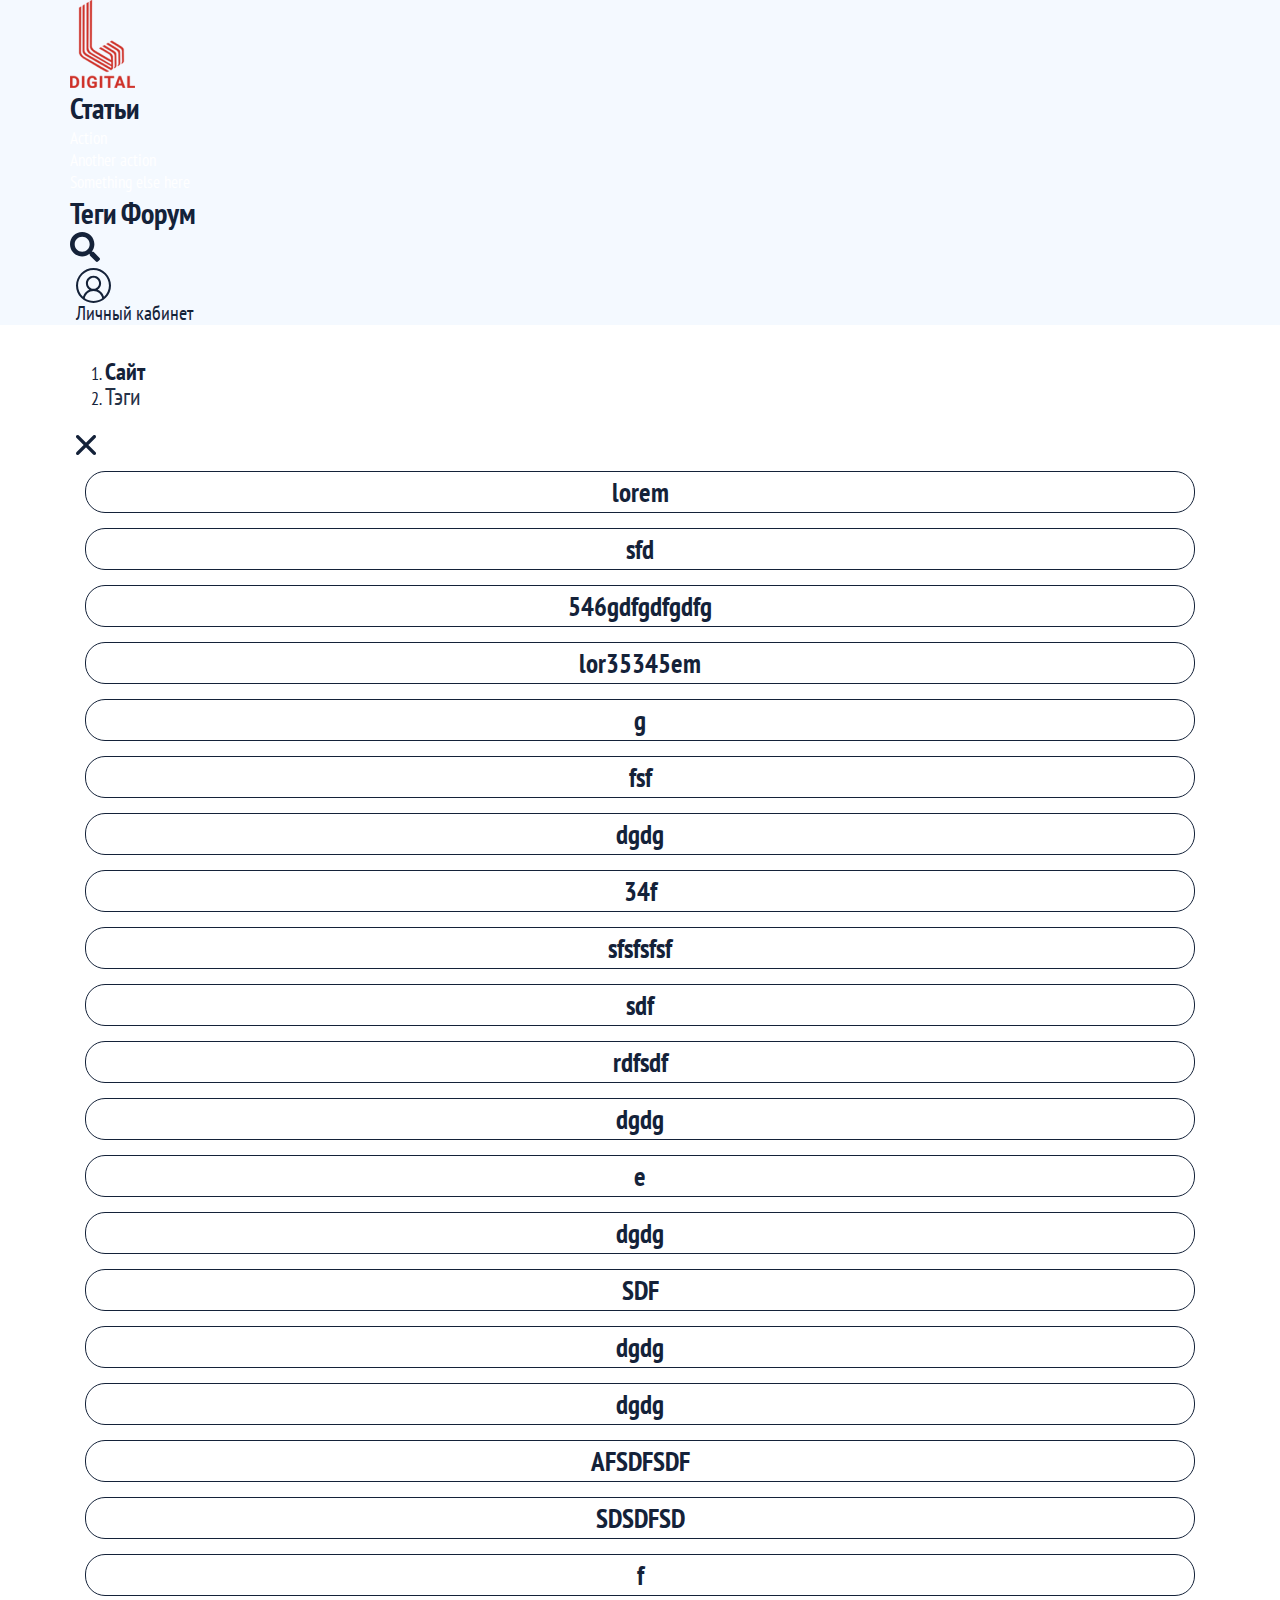
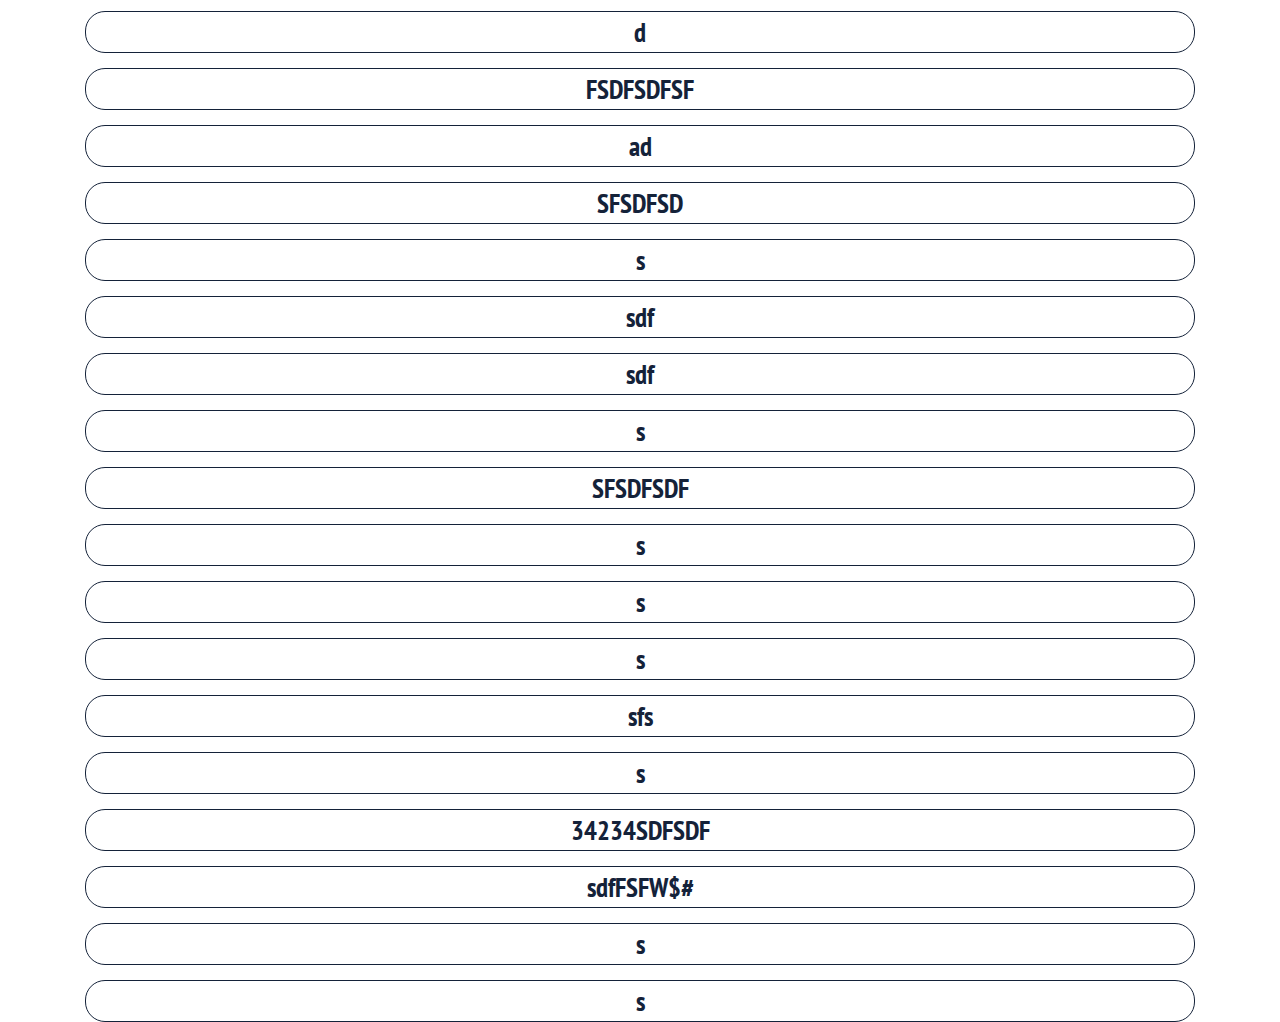
<file: tag.html>
<!DOCTYPE html>
<html lang="ru">

<head>
    <meta charset="UTF-8">
    <meta http-equiv="X-UA-Compatible" content="IE=edge">
    <meta name="viewport" content="width=device-width, initial-scale=1.0">
    <title>Тэги</title>

    <!-- шрифт -->
    <link rel="preconnect" href="https://fonts.gstatic.com">
    <link href="https://fonts.googleapis.com/css2?family=PT+Sans+Narrow:wght@400;700&display=swap" rel="stylesheet">
    <!-- шрифт -->

    <!-- bootstrap -->
    <link href="https://cdn.jsdelivr.net/npm/bootstrap@5.0.1/dist/css/bootstrap.min.css" rel="stylesheet"
        integrity="sha384-+0n0xVW2eSR5OomGNYDnhzAbDsOXxcvSN1TPprVMTNDbiYZCxYbOOl7+AMvyTG2x" crossorigin="anonymous">
    <!-- bootstrap -->

    <!-- style -->
    <link rel="stylesheet" href="./css/main.css">
    <link rel="stylesheet" href="./css/media.css">
    <!-- style -->
</head>


<body>
    <nav class="navigation bg-color">
        <div class="searc-block d-flex">
            <div class="container">
                <div class="searc-block__line h-100 d-flex align-items-center position-relative">
                    <img src="./img/articles/cross.png" class="search-cross position-absolute" alt="">
                    <div class="search-block__item w-100">
                        <input class="search-input-line" placeholder="Поиск ..." type="text">
                    </div>
                </div>
            </div>
        </div>
        <div class="container">
            <div class="navigation-block d-flex justify-content-between align-items-center py-2">
                <div class="left-block-nav d-flex align-items-center">
                    <img class="nav-logo me-sm-4 me-2" src="./img/nav/logo.png" alt="Логотип">
                    <div class="dropdown me-sm-3 me-2">
                        <a class="btn p-0 btn-secondary dropdown-toggle" href="#" role="button" id="dropdownMenuLink"
                            data-bs-toggle="dropdown" aria-expanded="false">
                            Статьи
                        </a>

                        <ul class="dropdown-menu" aria-labelledby="dropdownMenuLink">
                            <li><a class="dropdown-item" href="#">Action</a></li>
                            <li><a class="dropdown-item" href="#">Another action</a></li>
                            <li><a class="dropdown-item" href="#">Something else here</a></li>
                        </ul>
                    </div>
                    <a href="tag.html" class="nav-title me-sm-3 me-2">Теги</a>
                    <a href="#" class="nav-title">Форум</a>
                </div>
                <div class="entrance-block d-flex align-items-center">
                    <div class="search-solid-general me-sm-2 me-1">
                        <svg aria-hidden="true" focusable="false" data-prefix="fas" data-icon="search"
                            class="search-solid svg-inline--fa fa-search fa-w-16" role="img"
                            xmlns="http://www.w3.org/2000/svg" viewBox="0 0 512 512">
                            <path fill="#142239"
                                d="M505 442.7L405.3 343c-4.5-4.5-10.6-7-17-7H372c27.6-35.3 44-79.7 44-128C416 93.1 322.9 0 208 0S0 93.1 0 208s93.1 208 208 208c48.3 0 92.7-16.4 128-44v16.3c0 6.4 2.5 12.5 7 17l99.7 99.7c9.4 9.4 24.6 9.4 33.9 0l28.3-28.3c9.4-9.4 9.4-24.6.1-34zM208 336c-70.7 0-128-57.2-128-128 0-70.7 57.2-128 128-128 70.7 0 128 57.2 128 128 0 70.7-57.2 128-128 128z">
                            </path>
                        </svg>
                    </div>

                    <a href="my-profile.html">
                        <button class="nav-btn d-flex align-items-center p-0"><img class="me-sm-1 me-0"
                                src="./img/nav/entrance.svg" alt="">
                            <p class="personal-click-lk d-md-inline d-none">Личный кабинет</p>
                        </button>
                    </a>
                    <!-- <button class="nav-btn"><img src="./img/nav/entrance.svg" alt=""></button> -->
                </div>
            </div>
        </div>
    </nav>

    <div class="container position-relative">
        <ol class="breadcrumb">
            <li class="breadcrumb-item"><a href="index.html">Сайт</a></li>
            <li class="breadcrumb-item bread-crumb--font"><a href="tag.html">Тэги</a></li>
        </ol>
        <button class="cross-body cross-body-two  position-absolute"><img src="./img/articles/cross.png"
                alt=""></button>
    </div>

    <section class="tag">
        <div class="container">
            <div class="tag-block d-flex align-items-center flex-wrap justify-content-center">
                <a class="tag-link" href="#">lorem</a>
                <a class="tag-link" href="#">sfd</a>
                <a class="tag-link" href="#">546gdfgdfgdfg</a>
                <a class="tag-link" href="#">lor35345em</a>
                <a class="tag-link" href="#">g</a>
                <a class="tag-link" href="#">fsf</a>
                <a class="tag-link" href="#">dgdg</a>
                <a class="tag-link" href="#">34f</a>
                <a class="tag-link" href="#">sfsfsfsf</a>
                <a class="tag-link" href="#">sdf</a>
                <a class="tag-link" href="#">rdfsdf</a>
                <a class="tag-link" href="#">dgdg</a>
                <a class="tag-link" href="#">e</a>
                <a class="tag-link" href="#">dgdg</a>
                <a class="tag-link" href="#">SDF</a>
                <a class="tag-link" href="#">dgdg</a>
                <a class="tag-link" href="#">dgdg</a>
                <a class="tag-link" href="#">AFSDFSDF</a>
                <a class="tag-link" href="#">SDSDFSD</a>
                <a class="tag-link" href="#">f</a>
                <a class="tag-link" href="#">d</a>
                <a class="tag-link" href="#">FSDFSDFSF</a>
                <a class="tag-link" href="#">ad</a>
                <a class="tag-link" href="#">SFSDFSD</a>
                <a class="tag-link" href="#">s</a>
                <a class="tag-link" href="#">sdf</a>
                <a class="tag-link" href="#">sdf</a>
                <a class="tag-link" href="#">s</a>
                <a class="tag-link" href="#">SFSDFSDF</a>
                <a class="tag-link" href="#">s</a>
                <a class="tag-link" href="#">s</a>
                <a class="tag-link" href="#">s</a>
                <a class="tag-link" href="#">sfs</a>
                <a class="tag-link" href="#">s</a>
                <a class="tag-link" href="#">34234SDFSDF</a>
                <a class="tag-link" href="#">sdfFSFW$#</a>
                <a class="tag-link" href="#">s</a>
                <a class="tag-link" href="#">s</a>
            </div>
        </div>
    </section>


    <!-- bootstrap -->
    <script src="https://cdn.jsdelivr.net/npm/@popperjs/core@2.9.2/dist/umd/popper.min.js"
        integrity="sha384-IQsoLXl5PILFhosVNubq5LC7Qb9DXgDA9i+tQ8Zj3iwWAwPtgFTxbJ8NT4GN1R8p"
        crossorigin="anonymous"></script>
    <script src="https://cdn.jsdelivr.net/npm/bootstrap@5.0.1/dist/js/bootstrap.min.js"
        integrity="sha384-Atwg2Pkwv9vp0ygtn1JAojH0nYbwNJLPhwyoVbhoPwBhjQPR5VtM2+xf0Uwh9KtT"
        crossorigin="anonymous"></script>
    <!-- bootstrap -->

    <!-- script -->
    <script src="./js/script.js"></script>
    <!-- script -->
</body>

</html>
</file>
<file: css/main.css>
* {
    -webkit-box-sizing: border-box;
    box-sizing: border-box;
}

html {
    scroll-behavior: smooth;
    height: 100%;
}

html,
body {
    line-height: normal;
    margin: 0;
    padding: 0;
    font-size: 18px;
    font-family: "PT Sans Narrow", sans-serif;
    color: #142239;
    background-color: #fff;
}

.class-1 {
    font-family: "Sonsie One", cursive;
    font-style: normal;
    font-weight: normal;
}

a,
a:hover {
    cursor: pointer !important;
    color: #fff;
    text-decoration: none;
}

h1,
h2,
h3,
h4,
p {
    margin: 0;
    padding: 0;
}

ul {
    list-style-type: none;
    padding: 0;
    margin: 0;
}

li {
    cursor: pointer;
}

img {
    max-width: 100%;
    height: auto;
    display: block;
}

input,
button {
    font-family: "PT Sans Narrow", sans-serif;
    border: none;
    outline: none;
    cursor: pointer !important;
}

input:hover,
button:hover {
    cursor: pointer !important;
    border: 0;
    outline: none;
}

input:focus,
button:focus {
    cursor: pointer !important;
    box-shadow: none !important;
    border: none;
    outline: none;
}

.container {
    width: 100%;
    margin: 0 auto;
    max-width: 1200px;
    padding: 0 30px 0 30px;
}

@media (max-width: 992px) {
    .container {
        max-width: 992px;
    }
}

@media (max-width: 767px) {
    .container {
        max-width: 767px;
    }
}

@media (max-width: 576px) {
    .container {
        padding: 0 20px;
        max-width: 576px;
    }
}

.obj-title__blog {
    text-align: center;
    margin: 0 auto 95px;
    font-style: normal;
    font-weight: bold;
    font-size: 55px;
    line-height: 115%;
    color: #142239;
}

@media (max-width: 992px) {
    .obj-title__blog {
        margin-bottom: 60px;
        font-size: 45px;
    }
}

@media (max-width: 767px) {
    .obj-title__blog {
        margin-bottom: 45px;
        font-size: 36px;
        line-height: 53px;
    }
}

@media (max-width: 575px) {
    .obj-title__blog {
        margin-bottom: 35px;
    }
}

.obj-title__blog span {
    color: #ce2f27;
}

.bg-color {
    background-color: #f4f9ff;
}

/* nav */
.navigation {
    margin-bottom: 35px;
}

.nav-title,
.nav-btn {
    cursor: pointer;
    font-style: normal;
    font-weight: bold;
    font-size: 30px;
    line-height: 39px;
    color: #142239;
}
.nav-title {
    transition: 0.3s;
    text-decoration: underline transparent;
}

.nav-title:hover {
    color: #142239;
    transition: 0.3s;
    text-decoration: underline #ce2f27;
}

.nav-btn {
    cursor: pointer;
    background-color: transparent;
    width: fit-content;
    transition: 0.3s;
}

.nav-btn img {
    width: 35px;
}

.nav-btn:hover {
    color: #ce2f27;
    transition: 0.3s;
}

.breadcrumb {
    padding-left: 35px;
    margin-bottom: 35px;
}

.breadcrumb-item a {
    font-style: normal;
    font-weight: bold;
    font-size: 24px;
    line-height: 24px;
    color: #142239;
    transition: 0.5s;
}
.bread-crumb--font a {
    font-weight: 400;
    color: #253146;
}
.breadcrumb-item:hover {
    transition: 0.5s;
    text-decoration: underline;
}

/* nav */
/* card-ser */
.card-sec {
    padding-bottom: 30px;
}

.card__item {
    background: #f4f9ff;
    box-shadow: 0px 4px 4px rgba(0, 0, 0, 0.25);
    border-radius: 10px;
    height: auto;
    padding-bottom: 110px;
    max-width: 360px;
    width: 100%;
    overflow: hidden;
}
.card__item:last-child {
    align-self: flex-start;
}
.card-general__picture {
    overflow: hidden;
    display: block;
}

.card__item .a-1 {
    transition: 0.4s;
}

.card__item:hover .a-1 {
    transform: scale(1.13);
    transition: 0.4s;
}

.link-title-card {
    color: #142239;
    transition: 0.4s;
}

.link-title-card:hover {
    color: #ce2f27;
    transition: 0.4s;
}

.title-card {
    font-style: normal;
    font-weight: bold;
    font-size: 24px;
    line-height: 36px;
}

.card__description {
    font-style: normal;
    font-weight: normal;
    font-size: 24px;
    line-height: 110%;
}

.read-next {
    text-decoration: underline;
    font-style: normal;
    font-weight: normal;
    font-size: 20px;
    line-height: 26px;
    color: #ce2f27;
    bottom: 30px;
    left: 0;
    transition: 0.4s;
}

.read-next:hover {
    color: #142239;
    transition: 0.4s;
    transform: scale(1.03);
    font-weight: 900;
}

.date-com-like {
    bottom: 12px;
    right: 0;
}

.date-info {
    font-style: normal;
    font-weight: normal;
    font-size: 15px;
    line-height: 19px;
    color: #828282;
}

.social-element-click {
    height: 15px;
    width: 15px;
    cursor: pointer;
    fill: #828282;
}
.red-heart {
    fill: red;
}

.comment__number,
.like__number {
    font-style: normal;
    font-weight: normal;
    font-size: 14px;
    line-height: 16px;
    color: #828282;
}

/* card-ser */
/* article-back-up */
.article-back-up {
    background-image: url(../img/back-up/back-up-fon.png);
    background-size: 100% 610px;
    background-repeat: no-repeat;
    background-position: top;
    padding-top: 35px;
}

.article-content {
    background: #ffffff;
    box-shadow: 0px 4px 60px rgba(0, 0, 0, 0.1);
    border-radius: 20px;
}
.article-content__block {
    padding: 0px 100px 65px;
    background: #ffffff;
    border-radius: 0 0 20px 20px;
}
.art-big {
    border-radius: 20px 20px 0 0;
}
.article-content__text {
    font-style: normal;
    font-weight: normal;
    font-size: 24px;
    line-height: 31px;
    color: #142239;
}

.article-element {
    border: 1px solid #142239;
    border-radius: 5px;
    padding: 20px 0 60px 50px;
}

.article-element__title {
    font-style: normal;
    font-weight: bold;
    font-size: 33px;
    line-height: 49px;
    color: #ce2f27;
}

.article-content__title {
    font-style: normal;
    font-weight: bold;
    font-size: 30px;
    line-height: 39px;
}
.usually-disc {
    list-style-type: inherit;
    padding-left: 25px;
}
.usually-disc__element {
    margin-bottom: 10px;
}
.usually-disc__element:last-child {
    margin-bottom: 0px;
}
.usually-number {
    counter-reset: myNumber;
}
.usually-number__element {
    list-style: none;
    margin-bottom: 10px;
}
.usually-number__element:last-child {
    margin-bottom: 0px;
}
.usually-number__element::before {
    counter-increment: myNumber;
    content: counter(myNumber) ".";
    color: #142239;
    display: inline-block;
    text-align: right;
    line-height: 24px;
    font-size: 31px;
    margin-right: 5px;
    width: 35px;
}
.article-element__disc {
    list-style-type: inherit;
    padding-left: 45px;
}
.article-element__list {
    counter-reset: myCounter;
}
.article-element__item {
    list-style: none;
    margin-bottom: 10px;
}
.article-element__item:last-child {
    list-style: none;
    margin-bottom: 0px;
}
.article-element__item::before {
    counter-increment: myCounter;
    content: counter(myCounter) ".";
    color: #ce2f27;
    display: inline-block;
    text-align: right;
    line-height: 39px;
    font-size: 30px;
    margin-right: 5px;
    width: 40px;
}
.article-content__bottom {
    height: 1px;
    background-color: #cecece;
}

.article-content__tag--element {
    color: #142239;
}

.author-article {
    padding: 0 100px;
    margin-bottom: 90px;
}

.author-article__info--name {
    font-style: normal;
    font-weight: bold;
    font-size: 24px;
    line-height: 112%;
}

.author-article__info--description {
    font-style: normal;
    font-weight: 400;
    font-size: 18px;
    line-height: 21px;
}

.author-article__info--date {
    font-style: normal;
    font-weight: bold;
    font-size: 14px;
    line-height: 16px;
}

.title-comment {
    font-style: normal;
    font-weight: bold;
    font-size: 40px;
    line-height: 59px;
    color: #ce2f27;
    margin-bottom: 70px;
    padding-left: 100px;
    position: relative;
}

.title-comment span {
    color: #142239;
}

.title-comment::before {
    content: "";
    display: table;
    position: absolute;
    width: 100%;
    height: 1px;
    background-color: #cecece;
    left: 0;
    bottom: -25px;
}

.comment-block-people__item {
    padding-left: 100px;
    padding-bottom: 12px;
    border-bottom: 1px solid #cecece;
    margin-bottom: 12px;
}

.comment-block-people__item:last-child {
    padding-bottom: 0px;
    border-bottom: none;
    margin-bottom: 40px;
}

.comment-block-people__naem {
    font-size: 22px;
    line-height: 24px;
    font-style: normal;
    font-weight: bold;
}

.comment-block-people__text {
    max-width: 760px;
    width: 100%;
    padding-right: 60px;
    font-size: 20px;
    line-height: 24px;
    font-weight: 400;
}

.comment-heart-block {
    top: 30px;
    right: 0;
}

.comment-heart__number {
    font-style: normal;
    font-weight: bold;
    font-size: 14px;
    line-height: 120%;
}

.comment-block-date__element {
    font-style: normal;
    font-weight: normal;
    font-size: 14px;
    line-height: 18px;
    text-align: center;
    color: #828282;
}

.comment-block-answer__element {
    width: fit-content;
    background-color: transparent;
    font-style: normal;
    font-weight: bold;
    font-size: 14px;
    line-height: 18px;
}

.label-comment {
    padding-left: 100px;
    margin-bottom: 80px;
    width: 100%;
    max-width: 1020px;
}

.label-comment__input {
    font-style: normal;
    font-weight: normal;
    font-size: 20px;
    line-height: 110%;
    color: #828282;
    padding: 16px 0 16px 20px;
    width: 100%;
    max-width: 850px;
    margin-right: 30px;
    background: #ffffff;
    border: 1px solid #bdbdbd;
    border-radius: 5px;
}

.label-comment__input:hover {
    border: 1px solid #bdbdbd;
    cursor: pointer;
}

.label-comment__input:focus {
    border: 1px solid #bdbdbd;
    cursor: pointer;
}

.label-btn-arrow {
    background-color: transparent;
}

.article-card-block {
    padding: 80px 0 30px;
}

/* article-back-up */

/* autorization */
.autorization-block {
    width: 100%;
    height: 100vh;
    background-color: #f4f9ff;
}

.autorization-block__content {
    background: #ffffff;
    box-shadow: 0px 4px 4px rgba(0, 0, 0, 0.25);
    border-radius: 10px;
    top: 50%;
    overflow: hidden;
    left: 50%;
    transform: translate(-50%, -50%);
}

.autorization-block__top {
    margin-bottom: 75px;
}

.autorization-block__item {
    padding: 22px 0;
    background-color: transparent;
    font-style: normal;
    font-weight: 500;
    font-size: 22px;
    line-height: 33px;
    text-align: center;
    color: #ce2f27;
    width: 260px;
}

.active-red {
    color: #ffffff;
    background-color: #ce2f27;
}

.input-autorization {
    background: #f4f9ff;
    box-shadow: inset 0px 3px 3px -2px rgba(0, 0, 0, 0.09);
    backdrop-filter: blur(16px);
    border-radius: 8px;
    font-style: normal;
    font-weight: normal;
    font-size: 18px;
    line-height: 23px;
    color: #828282;
    max-width: 380px;
    width: 100%;
    padding: 15px 0 15px 35px;
}

.btn-autorization {
    max-width: 380px;
    width: 100%;
    font-style: normal;
    font-weight: normal;
    font-size: 22px;
    line-height: 28px;
    text-align: center;
    color: #ffffff;
    padding: 14px 0;
    background: #142239;
    backdrop-filter: blur(16px);
    border-radius: 8px;
}

.cross-body {
    background-color: transparent;
    right: 45px;
    top: 45px;
}

/* autorization */

/* presonal-area */
.general-wrapper-width {
    max-width: 750px;
    display: none;
    background: #ffffff;
    border: 1px solid #828282;
    border-radius: 10px;
    width: 100%;
}
.photo-block-btn {
    text-align: center;
    backdrop-filter: blur(16px);
    border-radius: 5px;
    width: 100px;
}
.photo-block-btn[type="file" i] {
    font-style: normal;
    font-weight: normal;
    background-color: #ffffff;
    color: #142239;
    padding: 1px;
    font-size: 15px;
    line-height: 19px;
    font-weight: 500;
}
.input-line {
    max-width: 460px;
    width: 100%;
}
.label-input-line {
    width: 100%;
}
.from-input-reset-width {
    max-width: 390px !important;
}
.btn-red-profile {
    max-width: 390px;
}
.personal-click {
    border-radius: 10px;
    border: 1px solid #828282;
    width: 360px;
    overflow: hidden;
}
.personal-click__item {
    border-bottom: 1px solid #828282;
    padding: 15px 0 15px 35px;
    cursor: pointer;
}
.personal-text {
    font-style: normal;
    font-weight: bold;
    font-size: 24px;
    line-height: 31px;
    color: #142239;
}

.svg-item {
    fill: #142239;
}
.svg-item-active {
    fill: #ffffff;
    color: #ffffff;
    background-color: #142239;
    border-bottom: 1px solid #142239;
}
.input-line-full {
    max-width: 100% !important;
}
.form-email-full {
    width: 201px;
}
.from-input-reset-full {
    max-width: 620px !important;
}
/* presonal-area */

/* reset */
.reset-password {
    padding-left: 35px;
    /* width: 100%; */
    /* height: 100vh; */
    /* position: relative; */
}
.password-text {
    font-style: normal;
    font-weight: normal;
    font-size: 20px;
    line-height: 26px;
    text-decoration-line: underline;
    color: #142239;
    transition: 0.4s;
}
.password-text:hover {
    transition: 0.4s;
    color: #142239;
    transform: scale(1.04);
}
.general-wrapper {
    display: none;
    /* top: 50%;
    left: 50%;
    transform: translate(-50%, -50%); */
    /* position: absolute; */
    background: #ffffff;
    border: 1px solid #828282;
    border-radius: 10px;
    max-width: 950px;
    width: 100%;
}
.general-wrapper-active {
    display: block;
}
.title-litle {
    margin-bottom: 55px;
    font-style: normal;
    font-weight: bold;
    font-size: 35px;
    line-height: 45px;

    border-bottom: 1px solid #828282;
    padding-bottom: 8px;
    padding-top: 8px;
}
.form-email {
    font-style: normal;
    font-weight: normal;
    font-size: 24px;
    line-height: 31px;
}
.from-input-reset {
    background: #f4f9ff;
    box-shadow: inset 0px 3px 3px -2px rgba(0, 0, 0, 0.09);
    backdrop-filter: blur(16px);
    background-position-y: inherit;
    border-radius: 8px;
    font-style: normal;
    font-weight: normal;
    font-size: 20px;
    line-height: 26px;
    color: #828282;
    padding: 14px 0 14px 50px;
    max-width: 550px;
    width: 100%;
}
.btn-red {
    background: #ce2f27;
    backdrop-filter: blur(16px);
    border-radius: 8px;
    padding: 10px 0;
    text-align: center;
    width: 100%;
    font-style: normal;
    font-weight: normal;
    font-size: 22px;
    line-height: 28px;
    color: #ffffff;
    transition: 0.4s;
}
.btn-red-reset {
    max-width: 390px;
}
.btn-red-reset:hover {
    background: #681b17;
    transform: scale(1.05);
    transition: 0.4s;
    border-radius: 0px;
}
.cross-body-two {
    top: 50%;
    transform: translateY(-50%);
    right: 30px;
}

.personal-click-lk {
    font-size: 20px;
    font-weight: normal;
    line-height: 20px;
}
.btn-secondary {
    color: #142239;
    background-color: transparent;
    border-color: transparent;
    font-style: normal;
    font-weight: bold;
    font-size: 30px;
    line-height: 39px;
    transition: 0.2s;
    text-decoration: underline transparent;
}
.btn-secondary:hover {
    color: #142239;
    background-color: transparent;
    border-color: transparent;
    text-decoration: underline #ce2f27;
    transition: 0.2s;
}
.btn-check:focus + .btn-secondary,
.btn-secondary:focus {
    color: #142239;
    background-color: transparent;
    border-color: transparent;
    box-shadow: none;
}
btn-check:active + .btn-secondary:focus,
.btn-check:checked + .btn-secondary:focus,
.btn-secondary.active:focus,
.btn-secondary:active:focus,
.show > .btn-secondary.dropdown-toggle:focus {
    box-shadow: none;
}
.dropdown-toggle::after {
    display: none !important;
}
.dropdown-menu {
    min-width: fit-content;
    margin: 0;
    font-size: 17px;
    line-height: 22px;
    font-weight: 400;
    color: #142239;
    text-align: left;
    list-style: none;
    background-color: #f4f9ff;
    border-radius: 0px !important;
    border: none;
}
.dropdown-item {
    transition: 0.3s;
}
.dropdown-item:hover {
    border-bottom: 1px solid black;
    transition: 0.3s;
    background-color: #8fc7d4;
}
.search-solid {
    cursor: pointer;
    transition: 0.3s;
    width: 30px;
}

.search-solid:hover {
    transform: scale(1.06);
    transition: 0.3s;
    fill: #ce2f27;
}
.search-solid path {
    transition: 0.3s;
}
.search-solid:hover path {
    transition: 0.3s;
    fill: #ce2f27;
}
.search-active {
    height: 300px !important;
    transition: 0.7s;
}
.searc-block {
    transition: 0.7s;
    overflow: hidden;
    height: 0px;
    background-color: #f4f9ff;
}

.search-input-line {
    width: 100%;
    background-color: transparent;
    padding: 0 0 5px 30px;
    border-bottom: 1.5px solid #142239;
    font-size: 30px;
    line-height: 35px;
    font-weight: 700;
    color: #3c3e41;
}
.search-input-line:hover {
    border-bottom: 1.5px solid #142239;
}
.search-input-line:focus {
    border-bottom: 1.5px solid #142239;
}
.search-cross {
    cursor: pointer;
    right: 0;
    top: 20px;
}

/* tags */
.tag-link {
    font-style: normal;
    font-weight: bold;
    font-size: 27px;
    line-height: 32px;
    text-align: center;
    color: #142239;
    border-radius: 20px;
    border: 1px solid #142239;
    padding: 4px 15px;
    margin: 0 15px 15px;
    display: block;
    align-items: center;
}
.tag-link:hover {
    color: #142239 !important;
}
/* tags */

/* footer */
.bg-color-blue {
    background-color: #142239;
    width: 100%;
    height: 80px;
}
/* footer */
</file>
<file: css/media.css>
@media (max-width: 1200px) {
    .card__block {
        width: 760px;
        margin: 0 auto;
    }
    /* reset */
    .reset-password {
        padding-left: 0px;
    }
    /* reset */
    .personal-click {
        width: 260px;
    }
    .general-wrapper-width {
        max-width: 645px;
    }
    .input-line {
        max-width: 360px;
    }
    .from-input-reset-width {
        max-width: 290px !important;
    }
}

@media (max-width: 992px) {
    .card__block {
        width: 690px;
        margin: 0 auto;
    }
    .card__item {
        max-width: 335px;
    }
    /* article-back-up */
    .article-content__block {
        padding: 0px 60px 40px;
    }
    .article-content__text {
        font-size: 18px;
        line-height: 23px;
    }

    .article-element {
        padding: 20px 5px 50px 15px;
    }

    .comment-heart-block {
        top: 23px;
    }

    .article-element__title {
        font-size: 28px;
        line-height: 35px;
    }

    .article-content__title {
        font-size: 24px;
        line-height: 31px;
    }
    .article-element__item::before {
        line-height: 31px;
        font-size: 24px;
        width: 30px;
    }
    .article-element__disc {
        padding-left: 35px;
    }
    .usually-disc {
        padding-left: 20px;
    }
    .usually-number__element::before {
        line-height: 23px;
        font-size: 18px;
        width: 20px;
    }
    .author-article {
        padding: 0 60px;
        margin-bottom: 70px;
    }

    .a-1-author {
        width: 55px;
        height: 55px;
    }

    .author-article__info--name {
        font-size: 18px;
        line-height: 112%;
    }

    .author-article__info--description {
        width: 150px;
        font-size: 14px;
        line-height: 16px;
    }

    .author-article__info--date {
        font-size: 11px;
        line-height: 14px;
    }

    .title-comment {
        font-size: 25px;
        line-height: 37px;
        margin-bottom: 45px;
        padding-left: 60px;
    }

    .comment-block-people__item {
        padding-left: 60px;
        padding-bottom: 12px;
        margin-bottom: 12px;
    }

    .people-img {
        width: 50px;
    }

    .comment-block-people__naem {
        font-size: 18px;
        line-height: 20px;
    }

    .comment-block-people__text {
        font-size: 15px;
        line-height: 20px;
    }

    .comment-block-date__element {
        font-size: 12px;
        line-height: 16px;
    }

    .comment-block-answer__element {
        font-size: 11px;
        line-height: 14px;
    }

    .label-btn-clip {
        left: 80px;
        right: auto;
        top: 50%;
    }

    .label-comment__input {
        font-size: 20px;
        line-height: 110%;
        padding: 16px 0 16px 60px;
        max-width: 850px;
        margin-right: 0;
    }

    .label-btn-photo {
        display: none;
    }

    .label-btn-smile {
        right: 90px;
    }

    .label-btn-arrow {
        width: 30px;
        top: 50%;
        position: absolute;
        right: 47px;
        transform: translateY(-50%);
    }

    .label-comment {
        padding-left: 60px;
        margin-bottom: 60px;
    }
    .personal-click {
        width: 170px;
    }
    .personal-click__item {
        padding: 15px 0 15px 20px;
    }
    .personal-text {
        font-size: 20px;
        line-height: 24px;
    }
    .general-wrapper-width {
        max-width: 510px;
    }
    .psevdo-avatar {
        width: 90px;
    }
    .photo-block-btn {
        font-size: 13px;
        line-height: 15px;
    }
    .input-line {
        max-width: 290px;
    }
    .from-input-reset-width {
        max-width: 225px !important;
    }
    .from-input-reset {
        font-size: 17px;
        line-height: 22px;
        padding: 14px 0 14px 20px;
    }
}

@media (max-width: 767px) {
    /* nav */
    .navigation {
        margin-bottom: 40px;
    }

    /* nav */
    /* card-ser */
    .card-sec {
        padding-bottom: 70px;
    }

    .card__description {
        font-size: 19px;
    }

    /* card-ser */
    .area-line {
        max-width: 380px;
    }
    .area-content {
        max-width: 500px;
    }
    .card__block {
        width: 100%;
        max-width: 370px;
        margin: 0 auto;
    }
    .card__item {
        max-width: 360px;
    }
    .general-wrapper-width {
        max-width: 430px;
    }
    .form-email-full {
        width: 105px;
        font-size: 18px;
        line-height: 23px;
    }
}
@media (max-width: 676px) {
    .general-wrapper-width {
        max-width: 370px;
    }
    .personal-click {
        width: 130px;
    }
    .personal-click__item {
        padding: 10px 0 10px 10px;
    }
    .personal-text {
        font-size: 16px;
        line-height: 19px;
    }
    .form-email-full {
        width: 85px;
        font-size: 15px;
        line-height: 15px;
    }
}
@media (max-width: 575px) {
    /* nav */
    .nav-logo {
        width: 40px;
    }

    .nav-title,
    .nav-btn {
        font-size: 20px;
        line-height: 26px;
    }

    /* nav */
    /* card-sec */
    .read-next {
        font-size: 18px;
        line-height: 23px;
        bottom: 23px;
    }

    .date-com-like {
        bottom: 5px;
        right: 0;
    }

    .social-element-click {
        height: 12px;
        width: 13px;
    }

    /* card-sec */
    /* article-back-up */
    .article-back-up {
        padding-top: 35px;
    }

    .article-content__block {
        padding: 0px 10px 25px;
    }
    .article-content__text {
        font-size: 17px;
        line-height: 21px;
    }

    .author-article {
        position: relative;
        padding: 0;
        margin-bottom: 70px;
    }

    .author-article__info--description {
        width: 150px;
    }

    .date-com-author {
        position: absolute;
        top: 58px;
        right: 0;
    }

    .usually-number__element::before {
        line-height: 21px;
        font-size: 17px;
        width: 18px;
    }

    .title-comment {
        padding-left: 0;
    }

    .date-info {
        font-size: 13px;
        line-height: 15px;
    }

    .comment-block-people__item {
        padding-left: 0;
        padding-right: 0;
    }

    .comment-block-people__text {
        padding-right: 0px;
    }

    .comment-heart-block {
        top: auto;
        bottom: 1px;
        right: 10px;
    }

    .label-comment {
        padding-left: 0;
        margin-bottom: 60px;
    }

    .label-btn-clip {
        left: 15px;
    }

    .label-btn-arrow {
        right: 15px;
    }

    .label-btn-smile {
        right: 60px;
    }

    /* article-back-up */
    /* autorization */
    .autorization-block__top {
        margin-bottom: 40px;
    }

    .autorization-block__item {
        padding: 17px 0;
        font-size: 14px;
        line-height: 20px;
        width: 140px;
    }

    .input-autorization {
        font-size: 14px;
        line-height: 18px;
        max-width: 250px;
        padding: 15px 0 15px 35px;
    }

    .btn-autorization {
        max-width: 250px;
        font-size: 15px;
        line-height: 19px;
        padding: 14px 0;
        margin-bottom: 40px;
    }

    .cross-body {
        right: 10px;
        top: 10px;
    }
    /* reset */
    .title-litle {
        margin-bottom: 25px;
        font-size: 20px;
        line-height: 26px;
    }
    .form-email {
        font-size: 20px;
        line-height: 24px;
    }
    .from-input-reset {
        font-size: 20px;
        line-height: 26px;
        padding: 10px 0 10px 20px;
    }
    .btn-red {
        padding: 10px 0;
        font-size: 15px;
        line-height: 19px;
    }
    .breadcrumb {
        padding-left: 0px;
    }
    .breadcrumb-item a {
        font-size: 14px;
        line-height: 14px;
    }
    .breadcrumb-item + .breadcrumb-item {
        padding-left: 0.2rem;
    }
    .breadcrumb-item + .breadcrumb-item::before {
        padding-right: 0.2rem;
    }
    .cross-body-two {
        top: 50%;
        right: 20px;
    }
    /* reset */
    .personal-click {
        max-width: 370px;
        width: 100%;
    }
    .personal-text {
        font-size: 20px;
        line-height: 24px;
    }
    .personal-click__item {
        padding: 15px 0 15px 15px;
    }
    .psevdo-avatar {
        width: auto;
    }
    .from-input-reset-width {
        max-width: initial !important;
    }
    .form-email-full {
        width: 170px;
        font-size: 20px;
        line-height: 24px;
    }
    .btn-secondary {
        font-size: 20px;
        line-height: 26px;
    }
    .search-solid {
        width: 20px;
    }
    .search-input-line {
        padding: 0 0 5px 15px;
        font-size: 20px;
        line-height: 25px;
        font-weight: 700;
        color: #3c3e41;
    }
}

@media (max-width: 425px) {
}
</file>
